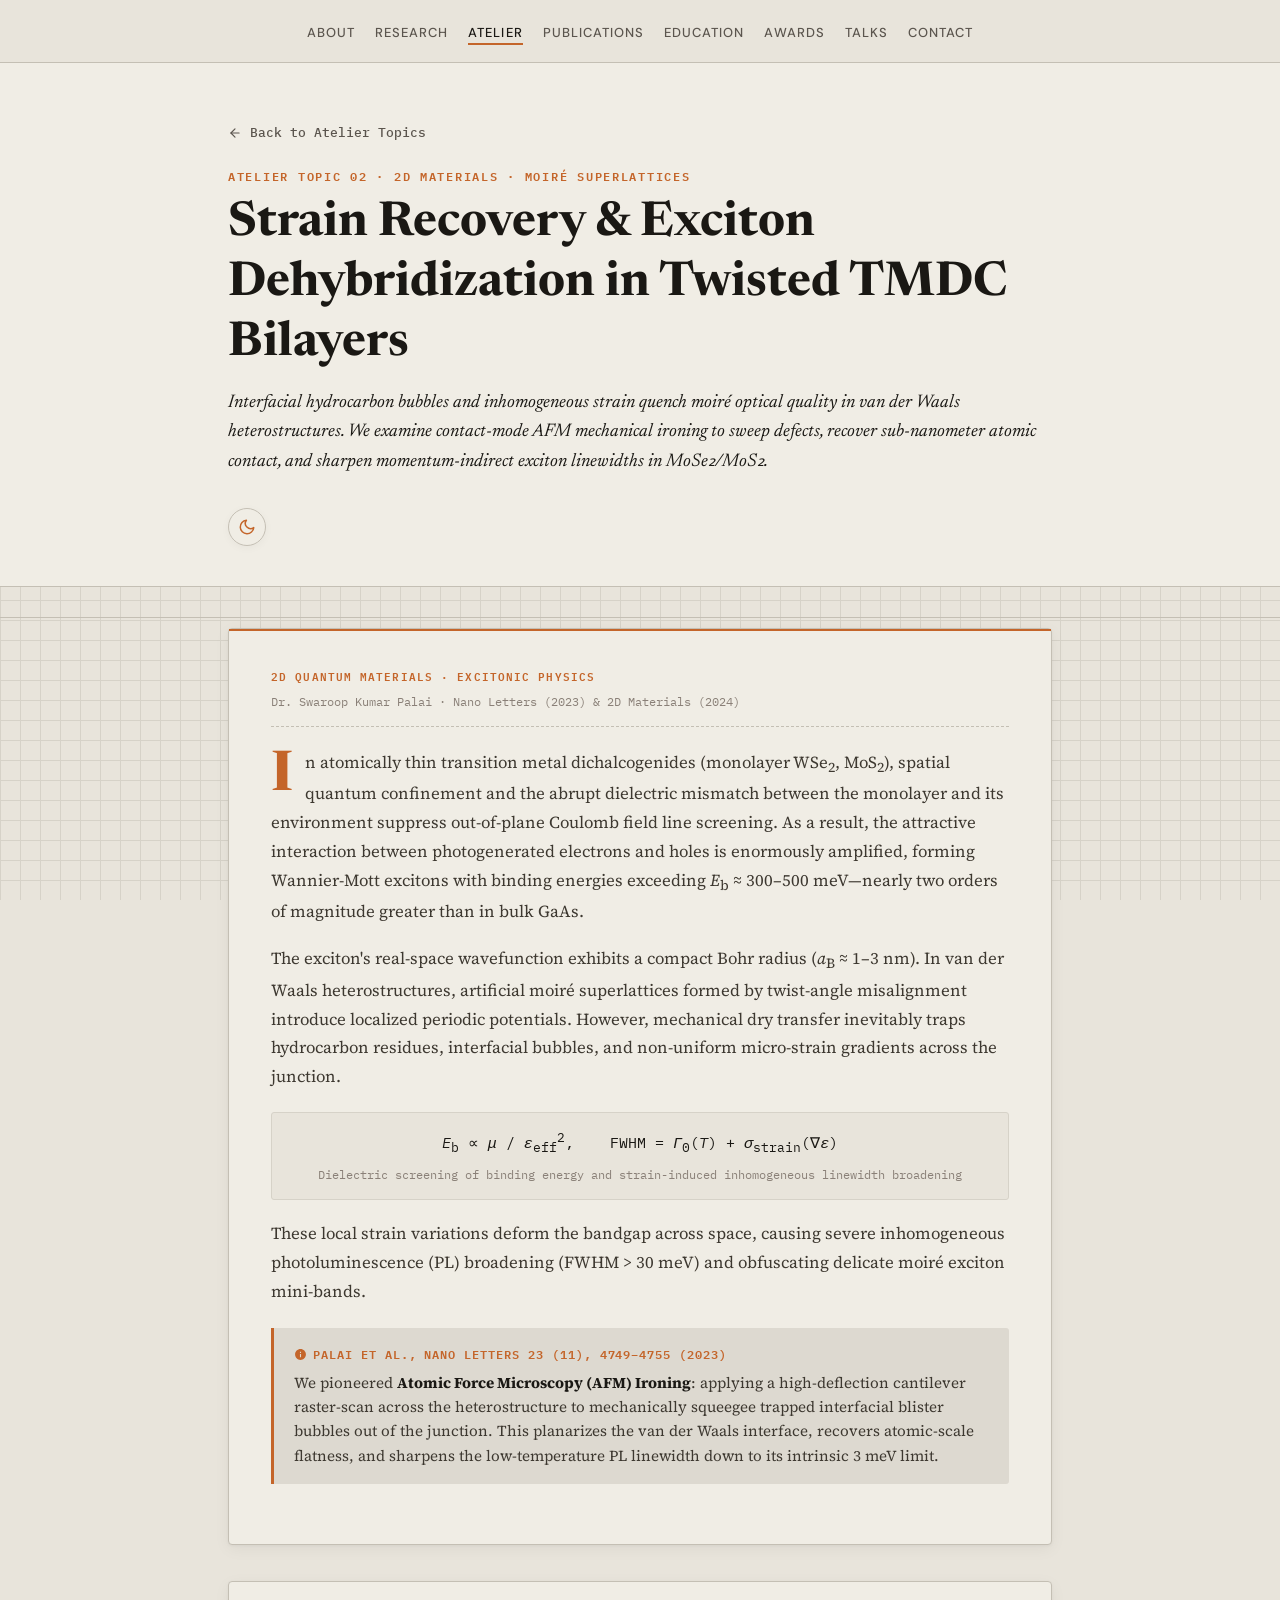
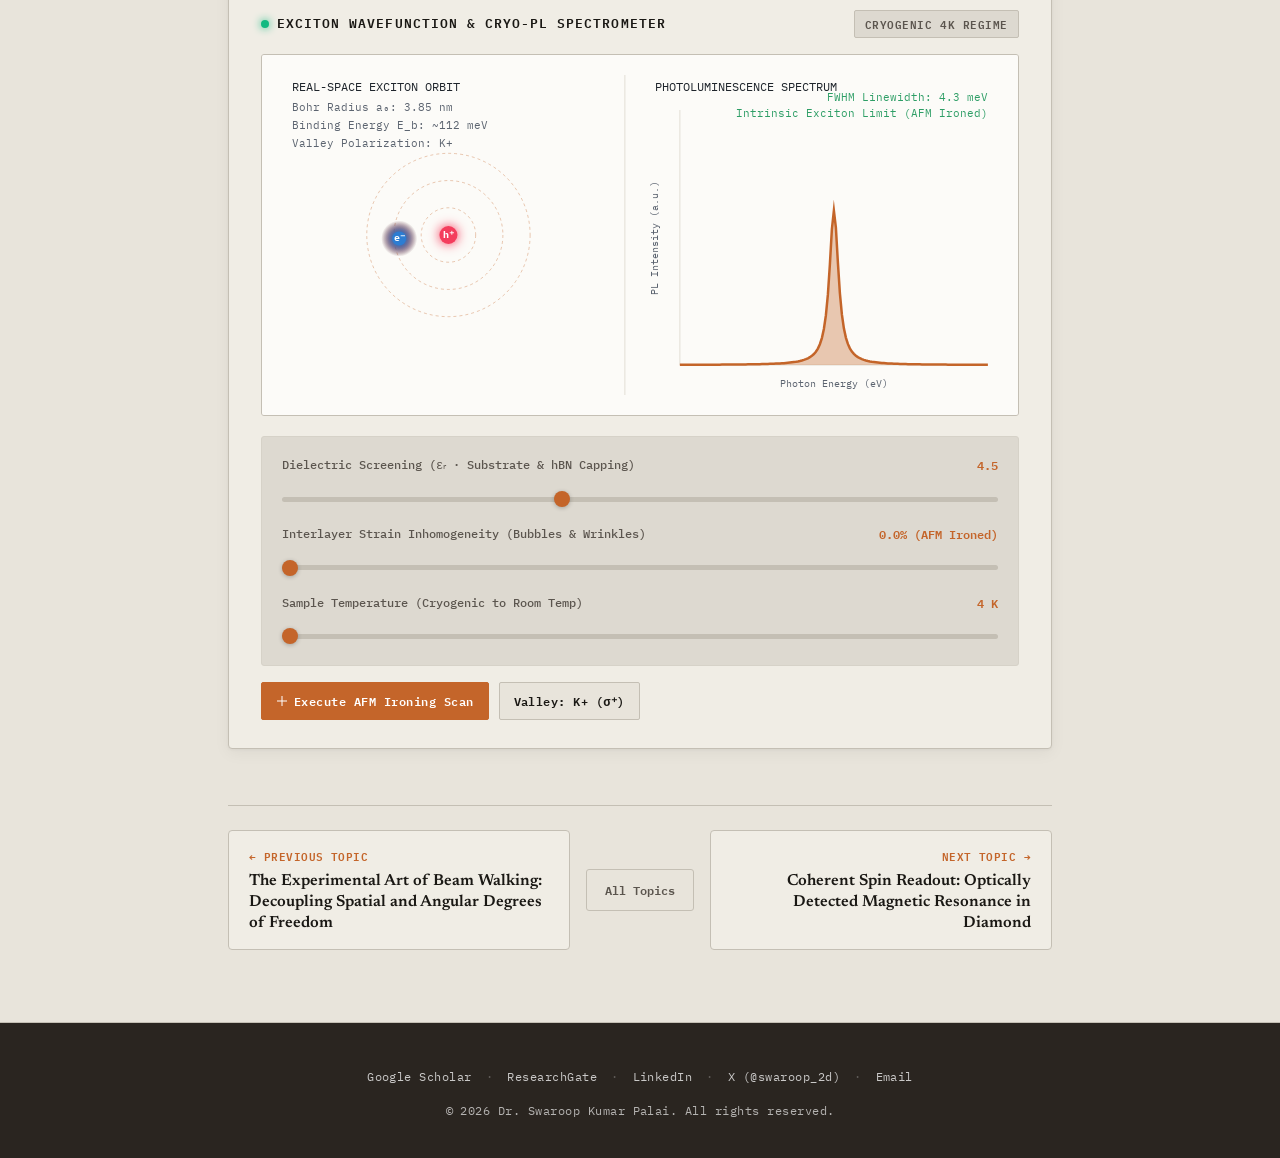
<file: atelier-2d-excitons.html>
<!DOCTYPE html>
<html lang="en">
<head>
    <meta charset="UTF-8">
    <meta name="viewport" content="width=device-width, initial-scale=1.0">
    <title>Strain Recovery & Exciton Dehybridization in Twisted TMDC Bilayers — Atelier — Dr. Swaroop Kumar Palai</title>
    <meta name="description" content="Interfacial hydrocarbon bubbles and inhomogeneous strain quench moiré optical quality in van der Waals heterostructures. We examine contact-mode AFM mechanical ironing to sweep defects, recover sub-nanometer atomic contact, and sharpen momentum-indirect exciton linewidths in MoSe₂/MoS₂.">
    <link rel="icon" type="image/png" sizes="128x128" href="swaroop-favicon.png?v=2">
    <link rel="icon" type="image/x-icon" href="favicon.ico?v=2">
    <link rel="shortcut icon" href="favicon.ico?v=2">
    <link rel="apple-touch-icon" href="swaroop-favicon.png?v=2">
    <link rel="preconnect" href="https://fonts.googleapis.com">
    <link rel="preconnect" href="https://fonts.gstatic.com" crossorigin>
    <link href="https://fonts.googleapis.com/css2?family=DM+Sans:ital,opsz,wght@0,9..40,400..700;1,9..40,400..700&family=IBM+Plex+Mono:ital,wght@0,400..600;1,400..600&family=Newsreader:ital,opsz,wght@0,6..72,400..800;1,6..72,400..800&family=Source+Serif+4:ital,opsz,wght@0,8..60,400..700;1,8..60,400..700&display=swap" rel="stylesheet">
    <link rel="stylesheet" href="style.css?v=20">
</head>
<body>

<a href="#labContent" class="skip-to-content">Skip to content</a>

<!-- ─── Navigation ─── -->
<nav id="navbar" aria-label="Main Navigation">
    <div class="nav-inner">
        <button class="nav-toggle" id="navToggle" aria-label="Toggle navigation menu" aria-expanded="false" aria-controls="navLinks">
            <span class="bar bar-1" aria-hidden="true"></span>
            <span class="bar bar-2" aria-hidden="true"></span>
            <span class="bar bar-3" aria-hidden="true"></span>
        </button>
        <ul class="nav-links" id="navLinks" role="menubar">
            <li role="none"><a href="index.html#about" role="menuitem">About</a></li>
            <li role="none"><a href="index.html#research" role="menuitem">Research</a></li>
            <li role="none"><a href="atelier.html" class="active" role="menuitem">Atelier</a></li>
            <li role="none"><a href="index.html#publications" role="menuitem">Publications</a></li>
            <li role="none"><a href="index.html#education" role="menuitem">Education</a></li>
            <li role="none"><a href="index.html#awards" role="menuitem">Awards</a></li>
            <li role="none"><a href="index.html#talks" role="menuitem">Talks</a></li>
            <li role="none"><a href="index.html#contact" role="menuitem">Contact</a></li>
        </ul>
    </div>
</nav>

<!-- ─── Header ─── -->
<header class="lab-page-header">
    <div class="container" style="max-width: 880px;">
        <div style="display: flex; justify-content: space-between; align-items: flex-start; gap: 20px; flex-wrap: wrap;">
            <div>
                <a href="atelier.html" class="lab-back-link">
                    <svg width="14" height="14" viewBox="0 0 24 24" fill="none" stroke="currentColor" stroke-width="2" stroke-linecap="round" stroke-linejoin="round"><line x1="19" y1="12" x2="5" y2="12"></line><polyline points="12 19 5 12 12 5"></polyline></svg>
                    <span>Back to Atelier Topics</span>
                </a>
                <p class="section-label" style="margin-top: 18px;">ATELIER TOPIC 02 &middot; 2D Materials · Moiré Superlattices</p>
                <h1 class="editorial-title" style="font-size: clamp(2.0rem, 4.8vw, 3.0rem); margin-bottom: 14px;">Strain Recovery & Exciton Dehybridization in Twisted TMDC Bilayers</h1>
                <p class="lab-lead-desc" style="max-width: 820px; margin-bottom: 0;">
                    Interfacial hydrocarbon bubbles and inhomogeneous strain quench moiré optical quality in van der Waals heterostructures. We examine contact-mode AFM mechanical ironing to sweep defects, recover sub-nanometer atomic contact, and sharpen momentum-indirect exciton linewidths in MoSe₂/MoS₂.
                </p>
            </div>
            <div class="hero-theme-badge" id="heroCard" role="button" tabindex="0" aria-label="Toggle Dark or Light theme" style="position: static; margin-top: 12px; cursor: pointer;">
                <span class="theme-badge-icon" id="heroThemeIcon"></span>
            </div>
        </div>
    </div>
</header>

<!-- ─── Main Content (Single Column Page) ─── -->
<main id="labContent" class="section" style="padding-top: 10px;">
    <div class="container" style="max-width: 880px;">
        <div class="editorial-single-column">

            <!-- Editorial Article -->
            <article class="editorial-article">
                    <div class="editorial-header" style="border-bottom: 1px dashed var(--border-subtle); padding-bottom: 14px; margin-bottom: 22px;">
                        <span class="editorial-topic-tag">2D Quantum Materials · Excitonic Physics</span>
                        <div class="editorial-meta" style="border-bottom: none; padding-bottom: 0; margin-bottom: 0;">Dr. Swaroop Kumar Palai · Nano Letters (2023) &amp; 2D Materials (2024)</div>
                    </div>
                    <div class="editorial-body">
                        <p class="editorial-dropcap">In atomically thin transition metal dichalcogenides (monolayer WSe<sub>2</sub>, MoS<sub>2</sub>), spatial quantum confinement and the abrupt dielectric mismatch between the monolayer and its environment suppress out-of-plane Coulomb field line screening. As a result, the attractive interaction between photogenerated electrons and holes is enormously amplified, forming Wannier-Mott excitons with binding energies exceeding <i>E</i><sub>b</sub> ≈ 300–500 meV—nearly two orders of magnitude greater than in bulk GaAs.</p>

                        <p>The exciton's real-space wavefunction exhibits a compact Bohr radius (<i>a</i><sub>B</sub> ≈ 1–3 nm). In van der Waals heterostructures, artificial moiré superlattices formed by twist-angle misalignment introduce localized periodic potentials. However, mechanical dry transfer inevitably traps hydrocarbon residues, interfacial bubbles, and non-uniform micro-strain gradients across the junction.</p>

                        <div class="editorial-formula">
                            <div class="formula-text"><i>E</i><sub>b</sub> ∝ <i>μ</i> / <i>ε</i><sub>eff</sub><sup>2</sup>, &nbsp;&nbsp; FWHM = <i>Γ</i><sub>0</sub>(<i>T</i>) + <i>σ</i><sub>strain</sub>(∇<i>ε</i>)</div>
                            <span class="editorial-formula-desc">Dielectric screening of binding energy and strain-induced inhomogeneous linewidth broadening</span>
                        </div>

                        <p>These local strain variations deform the bandgap across space, causing severe inhomogeneous photoluminescence (PL) broadening (FWHM &gt; 30 meV) and obfuscating delicate moiré exciton mini-bands.</p>

                        <div class="editorial-callout">
                            <div class="editorial-callout-title">
                                <svg width="13" height="13" viewBox="0 0 24 24" fill="currentColor"><path d="M12 2C6.48 2 2 6.48 2 12s4.48 10 10 10 10-4.48 10-10S17.52 2 12 2zm1 15h-2v-6h2v6zm0-8h-2V7h2v2z"/></svg>
                                Palai et al., Nano Letters 23 (11), 4749–4755 (2023)
                            </div>
                            <p>We pioneered <strong>Atomic Force Microscopy (AFM) Ironing</strong>: applying a high-deflection cantilever raster-scan across the heterostructure to mechanically squeegee trapped interfacial blister bubbles out of the junction. This planarizes the van der Waals interface, recovers atomic-scale flatness, and sharpens the low-temperature PL linewidth down to its intrinsic 3 meV limit.</p>
                        </div>
                    </div>
                </article>

            <!-- Full-Width Interactive Virtual Workbench -->
            <div class="interactive-bench">
                    <div class="bench-header">
                        <div class="bench-title">
                            <span class="bench-live-indicator"></span>
                            <span>Exciton Wavefunction &amp; Cryo-PL Spectrometer</span>
                        </div>
                        <div class="bench-status-badge">CRYOGENIC 4K REGIME</div>
                    </div>

                    <div class="bench-canvas-card">
                        <canvas id="excitonCanvas" width="600" height="360" role="img" aria-label="2D Exciton Orbit and Photoluminescence Spectrum"></canvas>
                    </div>

                    <div class="bench-controls">
                        <div class="control-row">
                            <div class="control-meta">
                                <label for="excitonEps" class="control-label">Dielectric Screening (εᵣ · Substrate &amp; hBN Capping)</label>
                                <span class="control-val" id="excitonEpsVal">4.5</span>
                            </div>
                            <input type="range" id="excitonEps" class="bench-slider" min="1.0" max="10.0" step="0.5" value="4.5">
                        </div>

                        <div class="control-row">
                            <div class="control-meta">
                                <label for="excitonStrain" class="control-label">Interlayer Strain Inhomogeneity (Bubbles &amp; Wrinkles)</label>
                                <span class="control-val" id="excitonStrainVal">0.0% (AFM Ironed)</span>
                            </div>
                            <input type="range" id="excitonStrain" class="bench-slider" min="0.0" max="1.0" step="0.02" value="0.0">
                        </div>

                        <div class="control-row">
                            <div class="control-meta">
                                <label for="excitonTemp" class="control-label">Sample Temperature (Cryogenic to Room Temp)</label>
                                <span class="control-val" id="excitonTempVal">4 K</span>
                            </div>
                            <input type="range" id="excitonTemp" class="bench-slider" min="4" max="300" step="4" value="4">
                        </div>
                    </div>

                    <div class="bench-actions">
                        <button type="button" class="bench-action-btn btn-accent" id="excitonIronBtn">
                            <svg width="12" height="12" viewBox="0 0 24 24" fill="none" stroke="currentColor" stroke-width="2"><path d="M12 2v20M2 12h20"/></svg>
                            Execute AFM Ironing Scan
                        </button>
                        <button type="button" class="bench-action-btn" id="excitonValleyToggle">
                            Valley: K+ (σ⁺)
                        </button>
                    </div>
                </div>

            <!-- Bottom Pagination Navigation -->
            <nav class="editorial-pagination" aria-label="Topic navigation">
                <a href="atelier-beam-walking.html" class="pagination-link prev">
                    <span class="pagination-direction">&larr; Previous Topic</span>
                    <span class="pagination-title">The Experimental Art of Beam Walking: Decoupling Spatial and Angular Degrees of Freedom</span>
                </a>
                <a href="atelier.html" class="pagination-hub-btn">
                    <span>All Topics</span>
                </a>
                <a href="atelier-nv-centers.html" class="pagination-link next">
                    <span class="pagination-direction">Next Topic &rarr;</span>
                    <span class="pagination-title">Coherent Spin Readout: Optically Detected Magnetic Resonance in Diamond</span>
                </a>
            </nav>

        </div>
    </div>
</main>

<!-- ─── Footer ─── -->
<footer class="footer">
    <div class="container">
        <div class="footer-socials">
            <a href="https://scholar.google.com/citations?user=A_FieckAAAAJ&hl=en" target="_blank" rel="noopener">Google Scholar</a>
            <span class="footer-sep">·</span>
            <a href="https://www.researchgate.net/profile/Swaroop-Palai?ev=hdr_xprf" target="_blank" rel="noopener">ResearchGate</a>
            <span class="footer-sep">·</span>
            <a href="https://www.linkedin.com/in/swarooppalai/" target="_blank" rel="noopener">LinkedIn</a>
            <span class="footer-sep">·</span>
            <a href="https://x.com/swaroop_2d" target="_blank" rel="noopener">X (@swaroop_2d)</a>
            <span class="footer-sep">·</span>
            <a href="mailto:palaiswaroop@gmail.com">Email</a>
        </div>
        <p>&copy; 2026 Dr. Swaroop Kumar Palai. All rights reserved.</p>
    </div>
</footer>

<script src="script.js?v=2"></script>
<script src="lab-simulations.js?v=2"></script>
</body>
</html>
</file>
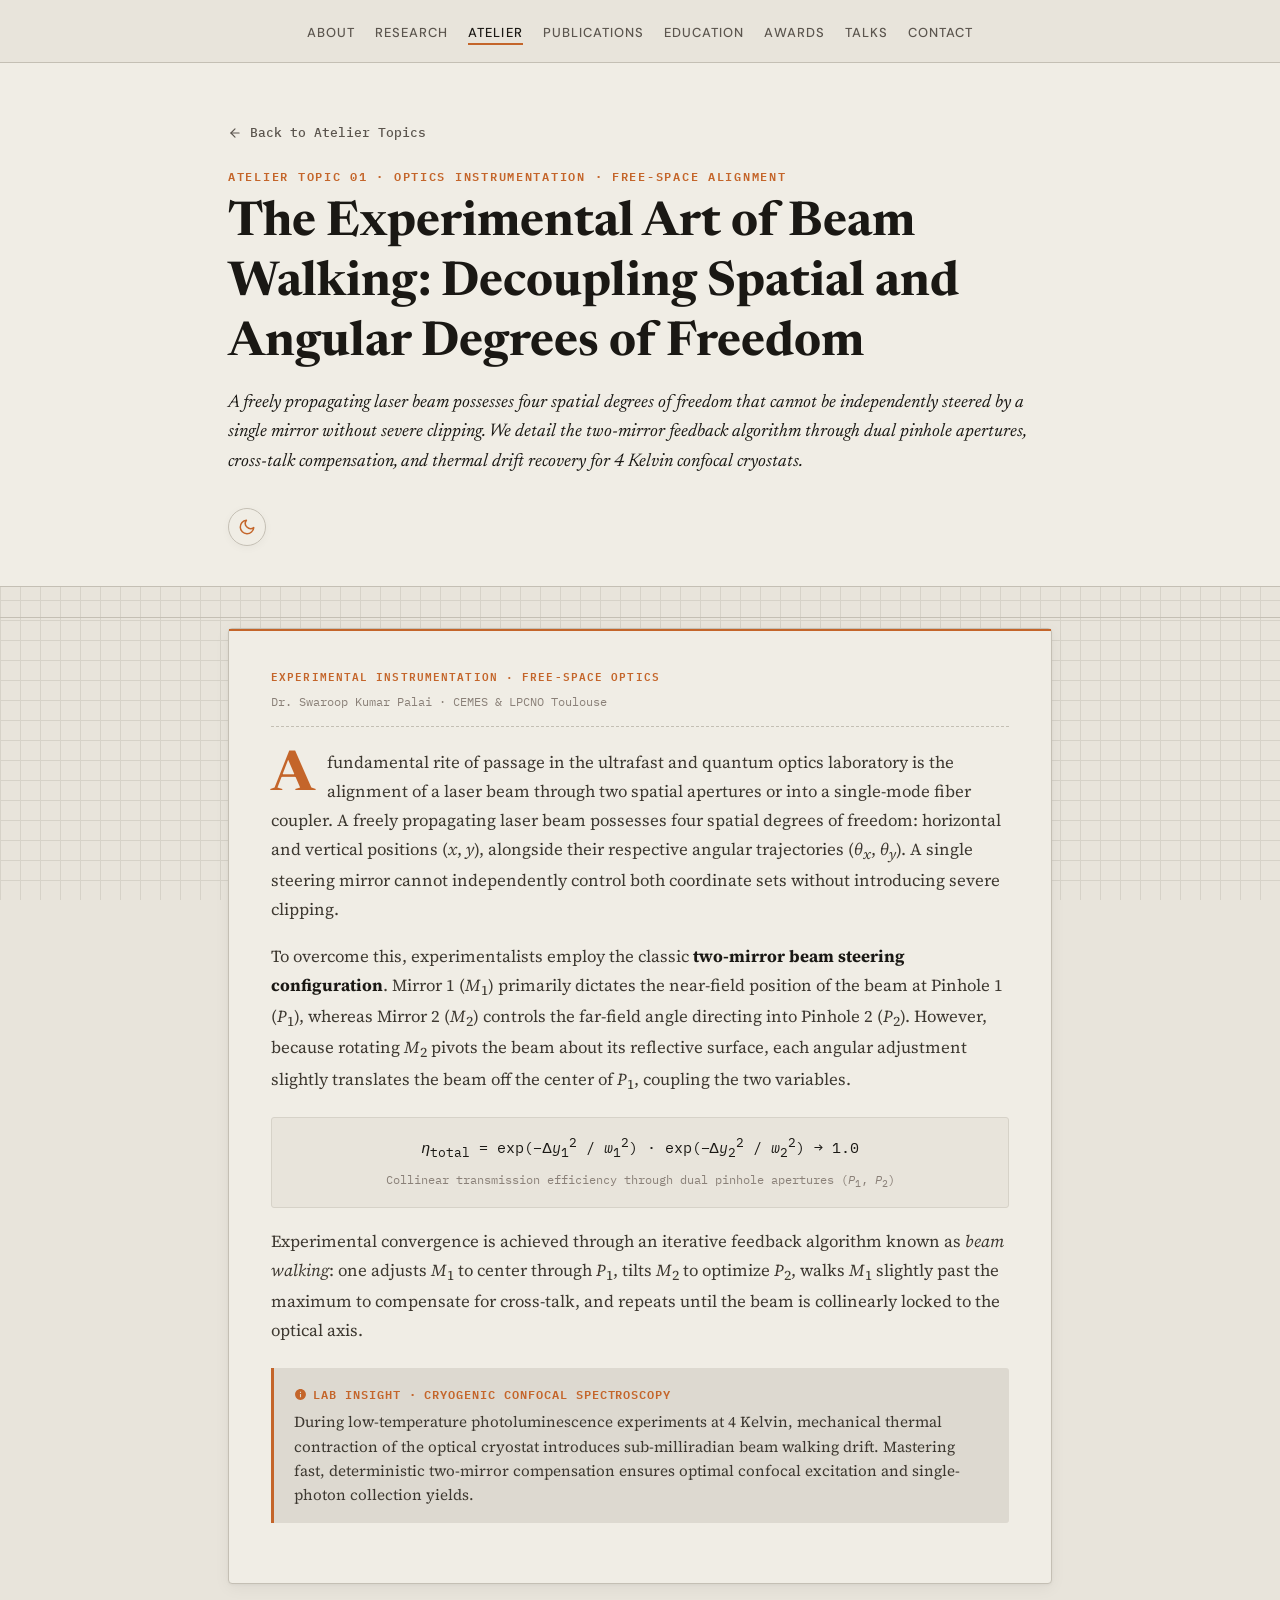
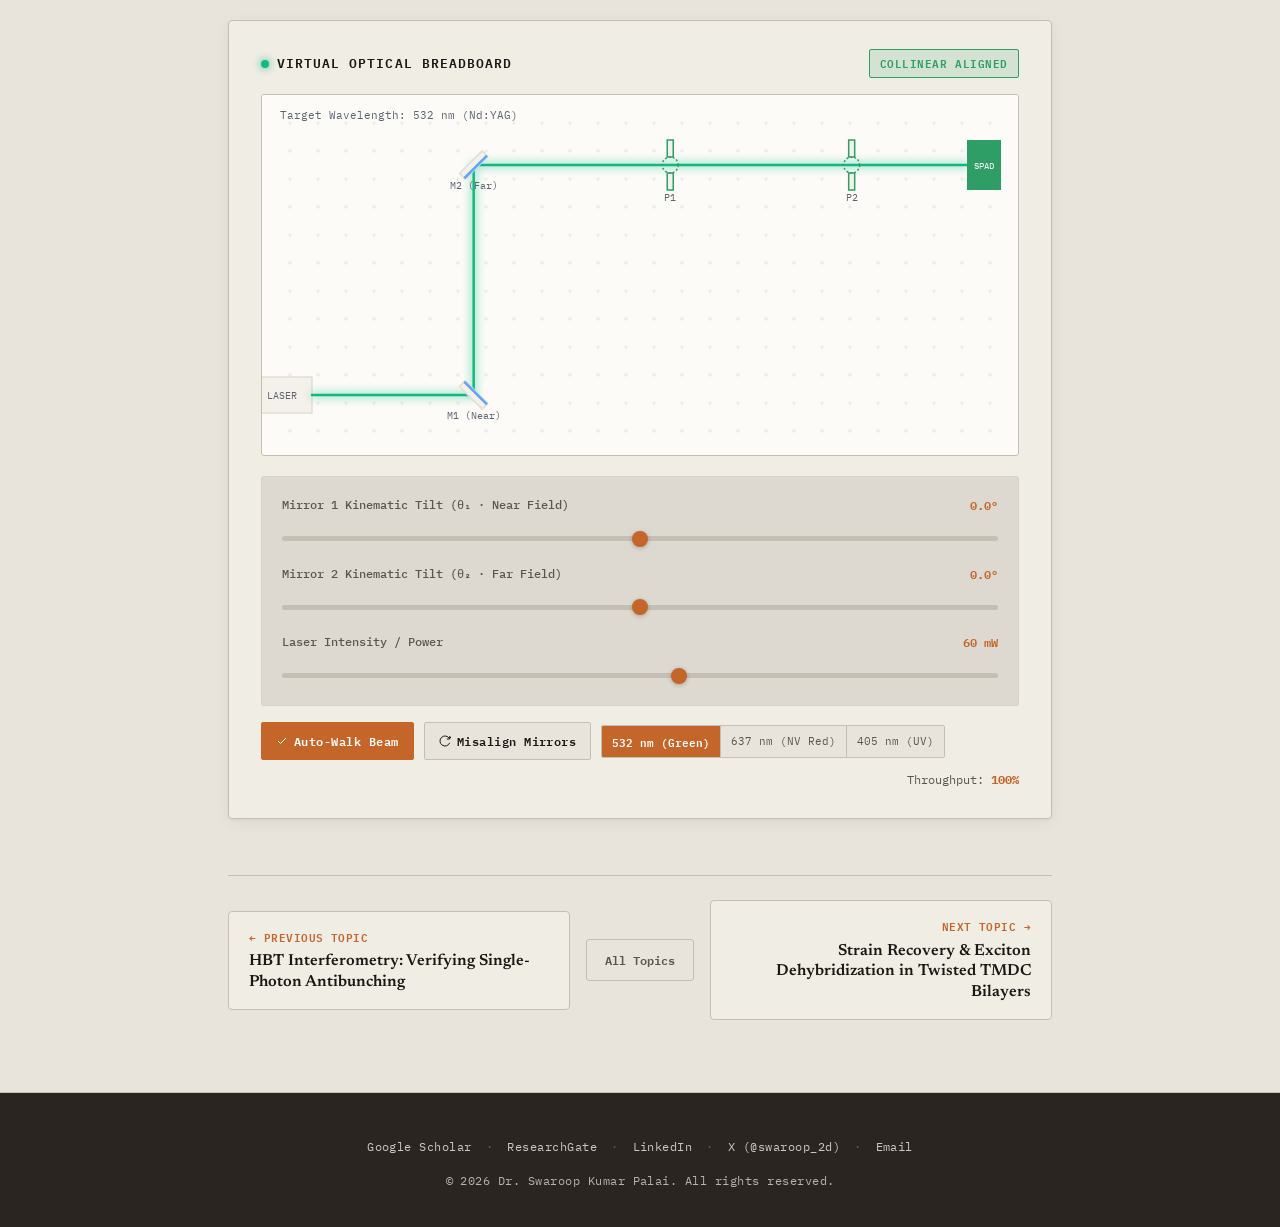
<file: atelier-beam-walking.html>
<!DOCTYPE html>
<html lang="en">
<head>
    <meta charset="UTF-8">
    <meta name="viewport" content="width=device-width, initial-scale=1.0">
    <title>The Experimental Art of Beam Walking: Decoupling Spatial and Angular Degrees of Freedom — Atelier — Dr. Swaroop Kumar Palai</title>
    <meta name="description" content="A freely propagating laser beam possesses four spatial degrees of freedom that cannot be independently steered by a single mirror without severe clipping. We detail the two-mirror feedback algorithm through dual pinhole apertures, cross-talk compensation, and thermal drift recovery for 4 Kelvin confocal cryostats.">
    <link rel="icon" type="image/png" sizes="128x128" href="swaroop-favicon.png?v=2">
    <link rel="icon" type="image/x-icon" href="favicon.ico?v=2">
    <link rel="shortcut icon" href="favicon.ico?v=2">
    <link rel="apple-touch-icon" href="swaroop-favicon.png?v=2">
    <link rel="preconnect" href="https://fonts.googleapis.com">
    <link rel="preconnect" href="https://fonts.gstatic.com" crossorigin>
    <link href="https://fonts.googleapis.com/css2?family=DM+Sans:ital,opsz,wght@0,9..40,400..700;1,9..40,400..700&family=IBM+Plex+Mono:ital,wght@0,400..600;1,400..600&family=Newsreader:ital,opsz,wght@0,6..72,400..800;1,6..72,400..800&family=Source+Serif+4:ital,opsz,wght@0,8..60,400..700;1,8..60,400..700&display=swap" rel="stylesheet">
    <link rel="stylesheet" href="style.css?v=20">
</head>
<body>

<a href="#labContent" class="skip-to-content">Skip to content</a>

<!-- ─── Navigation ─── -->
<nav id="navbar" aria-label="Main Navigation">
    <div class="nav-inner">
        <button class="nav-toggle" id="navToggle" aria-label="Toggle navigation menu" aria-expanded="false" aria-controls="navLinks">
            <span class="bar bar-1" aria-hidden="true"></span>
            <span class="bar bar-2" aria-hidden="true"></span>
            <span class="bar bar-3" aria-hidden="true"></span>
        </button>
        <ul class="nav-links" id="navLinks" role="menubar">
            <li role="none"><a href="index.html#about" role="menuitem">About</a></li>
            <li role="none"><a href="index.html#research" role="menuitem">Research</a></li>
            <li role="none"><a href="atelier.html" class="active" role="menuitem">Atelier</a></li>
            <li role="none"><a href="index.html#publications" role="menuitem">Publications</a></li>
            <li role="none"><a href="index.html#education" role="menuitem">Education</a></li>
            <li role="none"><a href="index.html#awards" role="menuitem">Awards</a></li>
            <li role="none"><a href="index.html#talks" role="menuitem">Talks</a></li>
            <li role="none"><a href="index.html#contact" role="menuitem">Contact</a></li>
        </ul>
    </div>
</nav>

<!-- ─── Header ─── -->
<header class="lab-page-header">
    <div class="container" style="max-width: 880px;">
        <div style="display: flex; justify-content: space-between; align-items: flex-start; gap: 20px; flex-wrap: wrap;">
            <div>
                <a href="atelier.html" class="lab-back-link">
                    <svg width="14" height="14" viewBox="0 0 24 24" fill="none" stroke="currentColor" stroke-width="2" stroke-linecap="round" stroke-linejoin="round"><line x1="19" y1="12" x2="5" y2="12"></line><polyline points="12 19 5 12 12 5"></polyline></svg>
                    <span>Back to Atelier Topics</span>
                </a>
                <p class="section-label" style="margin-top: 18px;">ATELIER TOPIC 01 &middot; Optics Instrumentation · Free-Space Alignment</p>
                <h1 class="editorial-title" style="font-size: clamp(2.0rem, 4.8vw, 3.0rem); margin-bottom: 14px;">The Experimental Art of Beam Walking: Decoupling Spatial and Angular Degrees of Freedom</h1>
                <p class="lab-lead-desc" style="max-width: 820px; margin-bottom: 0;">
                    A freely propagating laser beam possesses four spatial degrees of freedom that cannot be independently steered by a single mirror without severe clipping. We detail the two-mirror feedback algorithm through dual pinhole apertures, cross-talk compensation, and thermal drift recovery for 4 Kelvin confocal cryostats.
                </p>
            </div>
            <div class="hero-theme-badge" id="heroCard" role="button" tabindex="0" aria-label="Toggle Dark or Light theme" style="position: static; margin-top: 12px; cursor: pointer;">
                <span class="theme-badge-icon" id="heroThemeIcon"></span>
            </div>
        </div>
    </div>
</header>

<!-- ─── Main Content (Single Column Page) ─── -->
<main id="labContent" class="section" style="padding-top: 10px;">
    <div class="container" style="max-width: 880px;">
        <div class="editorial-single-column">

            <!-- Editorial Article -->
            <article class="editorial-article">
                    <div class="editorial-header" style="border-bottom: 1px dashed var(--border-subtle); padding-bottom: 14px; margin-bottom: 22px;">
                        <span class="editorial-topic-tag">Experimental Instrumentation · Free-Space Optics</span>
                        <div class="editorial-meta" style="border-bottom: none; padding-bottom: 0; margin-bottom: 0;">Dr. Swaroop Kumar Palai · CEMES &amp; LPCNO Toulouse</div>
                    </div>
                    <div class="editorial-body">
                        <p class="editorial-dropcap">A fundamental rite of passage in the ultrafast and quantum optics laboratory is the alignment of a laser beam through two spatial apertures or into a single-mode fiber coupler. A freely propagating laser beam possesses four spatial degrees of freedom: horizontal and vertical positions (<i>x</i>, <i>y</i>), alongside their respective angular trajectories (<i>θ<sub>x</sub></i>, <i>θ<sub>y</sub></i>). A single steering mirror cannot independently control both coordinate sets without introducing severe clipping.</p>
                        
                        <p>To overcome this, experimentalists employ the classic <strong>two-mirror beam steering configuration</strong>. Mirror 1 (<i>M</i><sub>1</sub>) primarily dictates the near-field position of the beam at Pinhole 1 (<i>P</i><sub>1</sub>), whereas Mirror 2 (<i>M</i><sub>2</sub>) controls the far-field angle directing into Pinhole 2 (<i>P</i><sub>2</sub>). However, because rotating <i>M</i><sub>2</sub> pivots the beam about its reflective surface, each angular adjustment slightly translates the beam off the center of <i>P</i><sub>1</sub>, coupling the two variables.</p>

                        <div class="editorial-formula">
                            <div class="formula-text"><i>η</i><sub>total</sub> = exp(−Δ<i>y</i><sub>1</sub><sup>2</sup> / <i>w</i><sub>1</sub><sup>2</sup>) · exp(−Δ<i>y</i><sub>2</sub><sup>2</sup> / <i>w</i><sub>2</sub><sup>2</sup>) → 1.0</div>
                            <span class="editorial-formula-desc">Collinear transmission efficiency through dual pinhole apertures (<i>P</i><sub>1</sub>, <i>P</i><sub>2</sub>)</span>
                        </div>

                        <p>Experimental convergence is achieved through an iterative feedback algorithm known as <em>beam walking</em>: one adjusts <i>M</i><sub>1</sub> to center through <i>P</i><sub>1</sub>, tilts <i>M</i><sub>2</sub> to optimize <i>P</i><sub>2</sub>, walks <i>M</i><sub>1</sub> slightly past the maximum to compensate for cross-talk, and repeats until the beam is collinearly locked to the optical axis.</p>

                        <div class="editorial-callout">
                            <div class="editorial-callout-title">
                                <svg width="13" height="13" viewBox="0 0 24 24" fill="currentColor"><path d="M12 2C6.48 2 2 6.48 2 12s4.48 10 10 10 10-4.48 10-10S17.52 2 12 2zm1 15h-2v-6h2v6zm0-8h-2V7h2v2z"/></svg>
                                Lab Insight · Cryogenic Confocal Spectroscopy
                            </div>
                            <p>During low-temperature photoluminescence experiments at 4 Kelvin, mechanical thermal contraction of the optical cryostat introduces sub-milliradian beam walking drift. Mastering fast, deterministic two-mirror compensation ensures optimal confocal excitation and single-photon collection yields.</p>
                        </div>
                    </div>
                </article>

            <!-- Full-Width Interactive Virtual Workbench -->
            <div class="interactive-bench">
                    <div class="bench-header">
                        <div class="bench-title">
                            <span class="bench-live-indicator"></span>
                            <span>Virtual Optical Breadboard</span>
                        </div>
                        <div class="bench-status-badge" id="benchStatus">COLLINEAR ALIGNED</div>
                    </div>

                    <div class="bench-canvas-card">
                        <canvas id="benchCanvas" width="600" height="360" role="img" aria-label="Interactive Optical Bench Ray Tracing Simulation"></canvas>
                    </div>

                    <div class="bench-controls">
                        <div class="control-row">
                            <div class="control-meta">
                                <label for="benchM1" class="control-label">Mirror 1 Kinematic Tilt (θ₁ · Near Field)</label>
                                <span class="control-val" id="benchM1Val">0.0°</span>
                            </div>
                            <input type="range" id="benchM1" class="bench-slider" min="-5.0" max="5.0" step="0.1" value="0.0">
                        </div>

                        <div class="control-row">
                            <div class="control-meta">
                                <label for="benchM2" class="control-label">Mirror 2 Kinematic Tilt (θ₂ · Far Field)</label>
                                <span class="control-val" id="benchM2Val">0.0°</span>
                            </div>
                            <input type="range" id="benchM2" class="bench-slider" min="-5.0" max="5.0" step="0.1" value="0.0">
                        </div>

                        <div class="control-row">
                            <div class="control-meta">
                                <label for="benchPower" class="control-label">Laser Intensity / Power</label>
                                <span class="control-val" id="benchPowerVal">60 mW</span>
                            </div>
                            <input type="range" id="benchPower" class="bench-slider" min="10" max="100" step="5" value="60">
                        </div>
                    </div>

                    <div class="bench-actions">
                        <button type="button" class="bench-action-btn btn-accent" id="benchAutoAlign">
                            <svg width="12" height="12" viewBox="0 0 24 24" fill="none" stroke="currentColor" stroke-width="2"><polyline points="20 6 9 17 4 12"></polyline></svg>
                            Auto-Walk Beam
                        </button>
                        <button type="button" class="bench-action-btn" id="benchMisalign">
                            <svg width="12" height="12" viewBox="0 0 24 24" fill="none" stroke="currentColor" stroke-width="2"><path d="M21.5 2v6h-6M21.34 15.57a10 10 0 1 1-.57-8.38l5.67-5.67"/></svg>
                            Misalign Mirrors
                        </button>
                        <div class="bench-btn-group" role="group" aria-label="Laser Wavelength">
                            <button type="button" class="bench-wl-btn active" data-wl="green">532 nm (Green)</button>
                            <button type="button" class="bench-wl-btn" data-wl="red">637 nm (NV Red)</button>
                            <button type="button" class="bench-wl-btn" data-wl="violet">405 nm (UV)</button>
                        </div>
                        <div style="margin-left: auto; font-family: var(--font-mono); font-size: 0.75rem; color: var(--text-secondary);">
                            Throughput: <strong id="benchThroughput" style="color: var(--accent);">100%</strong>
                        </div>
                    </div>
                </div>

            <!-- Bottom Pagination Navigation -->
            <nav class="editorial-pagination" aria-label="Topic navigation">
                <a href="atelier-single-photons.html" class="pagination-link prev">
                    <span class="pagination-direction">&larr; Previous Topic</span>
                    <span class="pagination-title">HBT Interferometry: Verifying Single-Photon Antibunching</span>
                </a>
                <a href="atelier.html" class="pagination-hub-btn">
                    <span>All Topics</span>
                </a>
                <a href="atelier-2d-excitons.html" class="pagination-link next">
                    <span class="pagination-direction">Next Topic &rarr;</span>
                    <span class="pagination-title">Strain Recovery & Exciton Dehybridization in Twisted TMDC Bilayers</span>
                </a>
            </nav>

        </div>
    </div>
</main>

<!-- ─── Footer ─── -->
<footer class="footer">
    <div class="container">
        <div class="footer-socials">
            <a href="https://scholar.google.com/citations?user=A_FieckAAAAJ&hl=en" target="_blank" rel="noopener">Google Scholar</a>
            <span class="footer-sep">·</span>
            <a href="https://www.researchgate.net/profile/Swaroop-Palai?ev=hdr_xprf" target="_blank" rel="noopener">ResearchGate</a>
            <span class="footer-sep">·</span>
            <a href="https://www.linkedin.com/in/swarooppalai/" target="_blank" rel="noopener">LinkedIn</a>
            <span class="footer-sep">·</span>
            <a href="https://x.com/swaroop_2d" target="_blank" rel="noopener">X (@swaroop_2d)</a>
            <span class="footer-sep">·</span>
            <a href="mailto:palaiswaroop@gmail.com">Email</a>
        </div>
        <p>&copy; 2026 Dr. Swaroop Kumar Palai. All rights reserved.</p>
    </div>
</footer>

<script src="script.js?v=2"></script>
<script src="lab-simulations.js?v=2"></script>
</body>
</html>
</file>
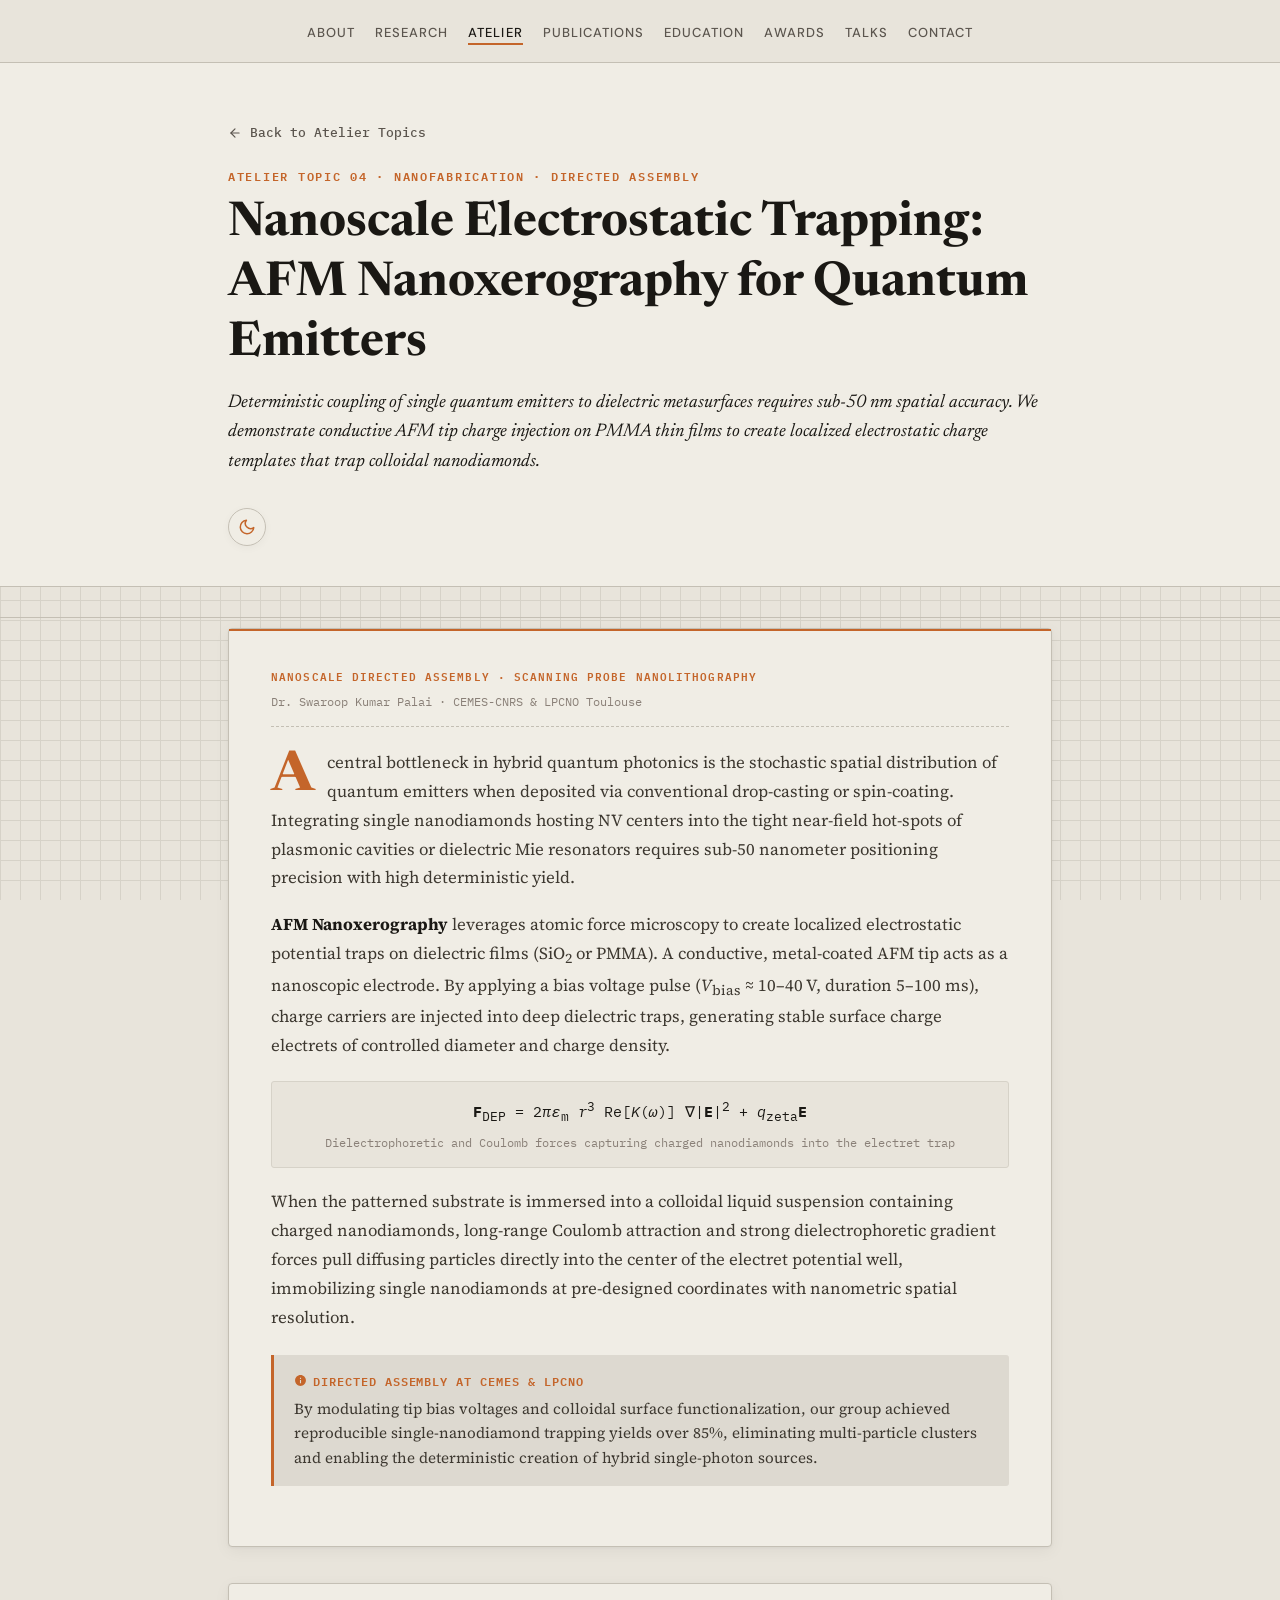
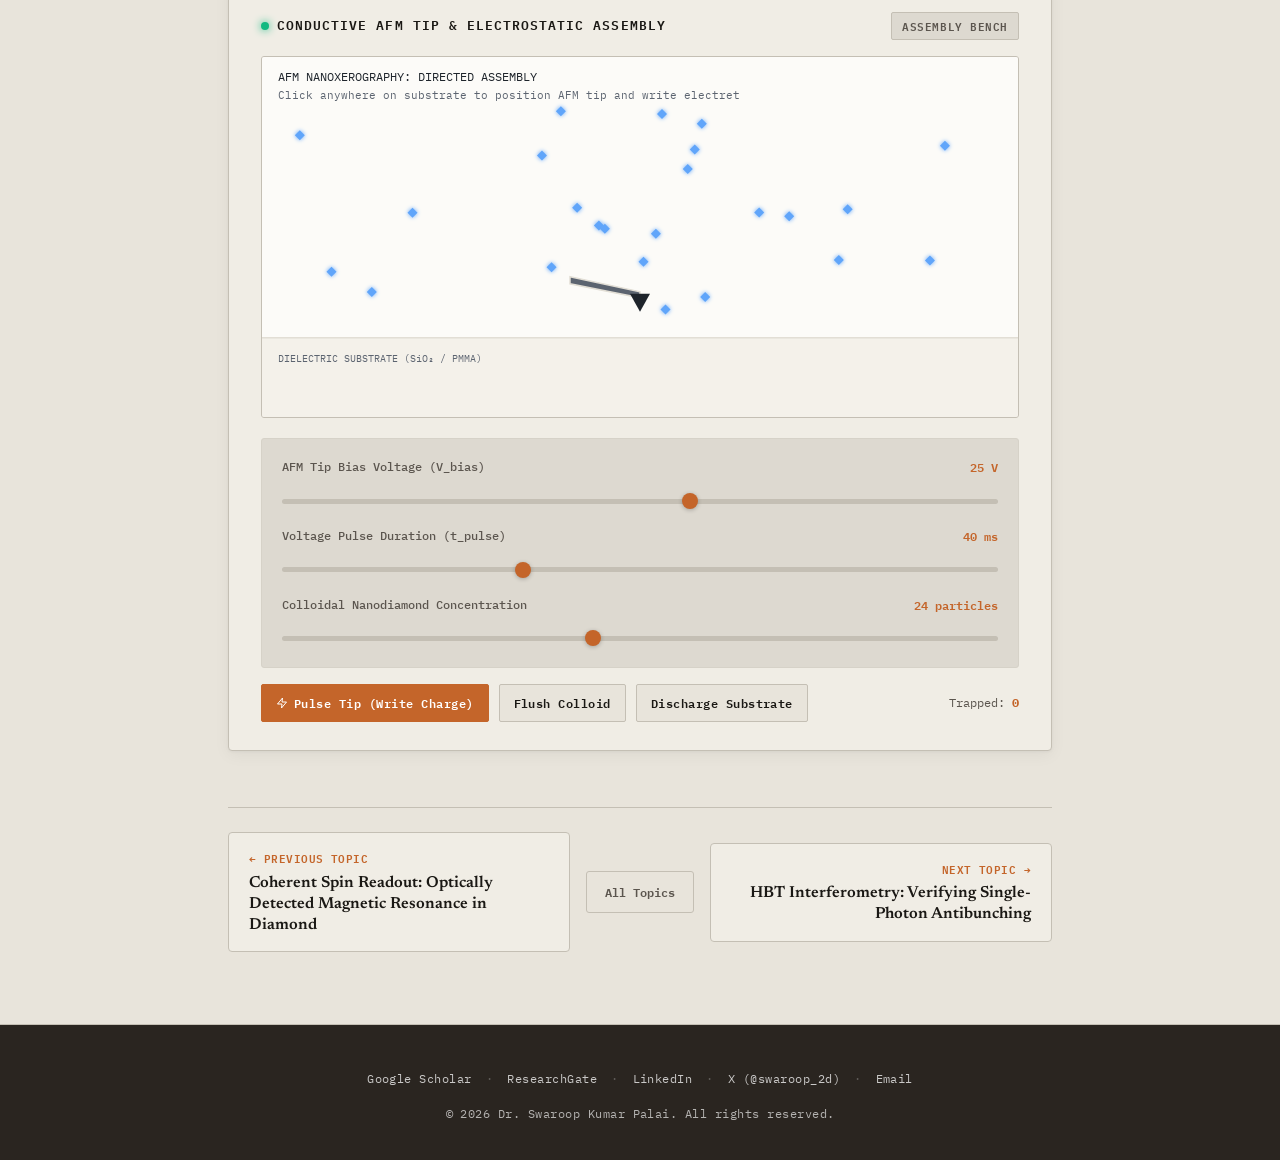
<file: atelier-nanoxerography.html>
<!DOCTYPE html>
<html lang="en">
<head>
    <meta charset="UTF-8">
    <meta name="viewport" content="width=device-width, initial-scale=1.0">
    <title>Nanoscale Electrostatic Trapping: AFM Nanoxerography for Quantum Emitters — Atelier — Dr. Swaroop Kumar Palai</title>
    <meta name="description" content="Deterministic coupling of single quantum emitters to dielectric metasurfaces requires sub-50 nm spatial accuracy. We demonstrate conductive AFM tip charge injection on PMMA thin films to create localized electrostatic charge templates that trap colloidal nanodiamonds.">
    <link rel="icon" type="image/png" sizes="128x128" href="swaroop-favicon.png?v=2">
    <link rel="icon" type="image/x-icon" href="favicon.ico?v=2">
    <link rel="shortcut icon" href="favicon.ico?v=2">
    <link rel="apple-touch-icon" href="swaroop-favicon.png?v=2">
    <link rel="preconnect" href="https://fonts.googleapis.com">
    <link rel="preconnect" href="https://fonts.gstatic.com" crossorigin>
    <link href="https://fonts.googleapis.com/css2?family=DM+Sans:ital,opsz,wght@0,9..40,400..700;1,9..40,400..700&family=IBM+Plex+Mono:ital,wght@0,400..600;1,400..600&family=Newsreader:ital,opsz,wght@0,6..72,400..800;1,6..72,400..800&family=Source+Serif+4:ital,opsz,wght@0,8..60,400..700;1,8..60,400..700&display=swap" rel="stylesheet">
    <link rel="stylesheet" href="style.css?v=20">
</head>
<body>

<a href="#labContent" class="skip-to-content">Skip to content</a>

<!-- ─── Navigation ─── -->
<nav id="navbar" aria-label="Main Navigation">
    <div class="nav-inner">
        <button class="nav-toggle" id="navToggle" aria-label="Toggle navigation menu" aria-expanded="false" aria-controls="navLinks">
            <span class="bar bar-1" aria-hidden="true"></span>
            <span class="bar bar-2" aria-hidden="true"></span>
            <span class="bar bar-3" aria-hidden="true"></span>
        </button>
        <ul class="nav-links" id="navLinks" role="menubar">
            <li role="none"><a href="index.html#about" role="menuitem">About</a></li>
            <li role="none"><a href="index.html#research" role="menuitem">Research</a></li>
            <li role="none"><a href="atelier.html" class="active" role="menuitem">Atelier</a></li>
            <li role="none"><a href="index.html#publications" role="menuitem">Publications</a></li>
            <li role="none"><a href="index.html#education" role="menuitem">Education</a></li>
            <li role="none"><a href="index.html#awards" role="menuitem">Awards</a></li>
            <li role="none"><a href="index.html#talks" role="menuitem">Talks</a></li>
            <li role="none"><a href="index.html#contact" role="menuitem">Contact</a></li>
        </ul>
    </div>
</nav>

<!-- ─── Header ─── -->
<header class="lab-page-header">
    <div class="container" style="max-width: 880px;">
        <div style="display: flex; justify-content: space-between; align-items: flex-start; gap: 20px; flex-wrap: wrap;">
            <div>
                <a href="atelier.html" class="lab-back-link">
                    <svg width="14" height="14" viewBox="0 0 24 24" fill="none" stroke="currentColor" stroke-width="2" stroke-linecap="round" stroke-linejoin="round"><line x1="19" y1="12" x2="5" y2="12"></line><polyline points="12 19 5 12 12 5"></polyline></svg>
                    <span>Back to Atelier Topics</span>
                </a>
                <p class="section-label" style="margin-top: 18px;">ATELIER TOPIC 04 &middot; Nanofabrication · Directed Assembly</p>
                <h1 class="editorial-title" style="font-size: clamp(2.0rem, 4.8vw, 3.0rem); margin-bottom: 14px;">Nanoscale Electrostatic Trapping: AFM Nanoxerography for Quantum Emitters</h1>
                <p class="lab-lead-desc" style="max-width: 820px; margin-bottom: 0;">
                    Deterministic coupling of single quantum emitters to dielectric metasurfaces requires sub-50 nm spatial accuracy. We demonstrate conductive AFM tip charge injection on PMMA thin films to create localized electrostatic charge templates that trap colloidal nanodiamonds.
                </p>
            </div>
            <div class="hero-theme-badge" id="heroCard" role="button" tabindex="0" aria-label="Toggle Dark or Light theme" style="position: static; margin-top: 12px; cursor: pointer;">
                <span class="theme-badge-icon" id="heroThemeIcon"></span>
            </div>
        </div>
    </div>
</header>

<!-- ─── Main Content (Single Column Page) ─── -->
<main id="labContent" class="section" style="padding-top: 10px;">
    <div class="container" style="max-width: 880px;">
        <div class="editorial-single-column">

            <!-- Editorial Article -->
            <article class="editorial-article">
                    <div class="editorial-header" style="border-bottom: 1px dashed var(--border-subtle); padding-bottom: 14px; margin-bottom: 22px;">
                        <span class="editorial-topic-tag">Nanoscale Directed Assembly · Scanning Probe Nanolithography</span>
                        <div class="editorial-meta" style="border-bottom: none; padding-bottom: 0; margin-bottom: 0;">Dr. Swaroop Kumar Palai · CEMES-CNRS &amp; LPCNO Toulouse</div>
                    </div>
                    <div class="editorial-body">
                        <p class="editorial-dropcap">A central bottleneck in hybrid quantum photonics is the stochastic spatial distribution of quantum emitters when deposited via conventional drop-casting or spin-coating. Integrating single nanodiamonds hosting NV centers into the tight near-field hot-spots of plasmonic cavities or dielectric Mie resonators requires sub-50 nanometer positioning precision with high deterministic yield.</p>

                        <p><strong>AFM Nanoxerography</strong> leverages atomic force microscopy to create localized electrostatic potential traps on dielectric films (SiO<sub>2</sub> or PMMA). A conductive, metal-coated AFM tip acts as a nanoscopic electrode. By applying a bias voltage pulse (<i>V</i><sub>bias</sub> ≈ 10–40 V, duration 5–100 ms), charge carriers are injected into deep dielectric traps, generating stable surface charge electrets of controlled diameter and charge density.</p>

                        <div class="editorial-formula">
                            <div class="formula-text"><b>F</b><sub>DEP</sub> = 2<i>π</i><i>ε</i><sub>m</sub> <i>r</i><sup>3</sup> Re[<i>K</i>(<i>ω</i>)] ∇|<b>E</b>|<sup>2</sup> + <i>q</i><sub>zeta</sub><b>E</b></div>
                            <span class="editorial-formula-desc">Dielectrophoretic and Coulomb forces capturing charged nanodiamonds into the electret trap</span>
                        </div>

                        <p>When the patterned substrate is immersed into a colloidal liquid suspension containing charged nanodiamonds, long-range Coulomb attraction and strong dielectrophoretic gradient forces pull diffusing particles directly into the center of the electret potential well, immobilizing single nanodiamonds at pre-designed coordinates with nanometric spatial resolution.</p>

                        <div class="editorial-callout">
                            <div class="editorial-callout-title">
                                <svg width="13" height="13" viewBox="0 0 24 24" fill="currentColor"><path d="M12 2C6.48 2 2 6.48 2 12s4.48 10 10 10 10-4.48 10-10S17.52 2 12 2zm1 15h-2v-6h2v6zm0-8h-2V7h2v2z"/></svg>
                                Directed Assembly at CEMES &amp; LPCNO
                            </div>
                            <p>By modulating tip bias voltages and colloidal surface functionalization, our group achieved reproducible single-nanodiamond trapping yields over 85%, eliminating multi-particle clusters and enabling the deterministic creation of hybrid single-photon sources.</p>
                        </div>
                    </div>
                </article>

            <!-- Full-Width Interactive Virtual Workbench -->
            <div class="interactive-bench">
                    <div class="bench-header">
                        <div class="bench-title">
                            <span class="bench-live-indicator"></span>
                            <span>Conductive AFM Tip &amp; Electrostatic Assembly</span>
                        </div>
                        <div class="bench-status-badge">ASSEMBLY BENCH</div>
                    </div>

                    <div class="bench-canvas-card">
                        <canvas id="nanoCanvas" width="600" height="360" role="img" aria-label="AFM Nanoxerography Cantilever and Electrostatic Nanodiamond Trapping"></canvas>
                    </div>

                    <div class="bench-controls">
                        <div class="control-row">
                            <div class="control-meta">
                                <label for="nanoBias" class="control-label">AFM Tip Bias Voltage (V_bias)</label>
                                <span class="control-val" id="nanoBiasVal">25 V</span>
                            </div>
                            <input type="range" id="nanoBias" class="bench-slider" min="5" max="40" step="1" value="25">
                        </div>

                        <div class="control-row">
                            <div class="control-meta">
                                <label for="nanoPulse" class="control-label">Voltage Pulse Duration (t_pulse)</label>
                                <span class="control-val" id="nanoPulseVal">40 ms</span>
                            </div>
                            <input type="range" id="nanoPulse" class="bench-slider" min="10" max="100" step="5" value="40">
                        </div>

                        <div class="control-row">
                            <div class="control-meta">
                                <label for="nanoConc" class="control-label">Colloidal Nanodiamond Concentration</label>
                                <span class="control-val" id="nanoConcVal">24 particles</span>
                            </div>
                            <input type="range" id="nanoConc" class="bench-slider" min="8" max="45" step="1" value="24">
                        </div>
                    </div>

                    <div class="bench-actions">
                        <button type="button" class="bench-action-btn btn-accent" id="nanoPulseBtn">
                            <svg width="12" height="12" viewBox="0 0 24 24" fill="none" stroke="currentColor" stroke-width="2"><polygon points="13 2 3 14 12 14 11 22 21 10 12 10 13 2"></polygon></svg>
                            Pulse Tip (Write Charge)
                        </button>
                        <button type="button" class="bench-action-btn" id="nanoFlushBtn">
                            Flush Colloid
                        </button>
                        <button type="button" class="bench-action-btn" id="nanoClearBtn">
                            Discharge Substrate
                        </button>
                        <div style="margin-left: auto; font-family: var(--font-mono); font-size: 0.75rem; color: var(--text-secondary);">
                            Trapped: <strong id="nanoTrapped" style="color: var(--accent);">0</strong>
                        </div>
                    </div>
                </div>

            <!-- Bottom Pagination Navigation -->
            <nav class="editorial-pagination" aria-label="Topic navigation">
                <a href="atelier-nv-centers.html" class="pagination-link prev">
                    <span class="pagination-direction">&larr; Previous Topic</span>
                    <span class="pagination-title">Coherent Spin Readout: Optically Detected Magnetic Resonance in Diamond</span>
                </a>
                <a href="atelier.html" class="pagination-hub-btn">
                    <span>All Topics</span>
                </a>
                <a href="atelier-single-photons.html" class="pagination-link next">
                    <span class="pagination-direction">Next Topic &rarr;</span>
                    <span class="pagination-title">HBT Interferometry: Verifying Single-Photon Antibunching</span>
                </a>
            </nav>

        </div>
    </div>
</main>

<!-- ─── Footer ─── -->
<footer class="footer">
    <div class="container">
        <div class="footer-socials">
            <a href="https://scholar.google.com/citations?user=A_FieckAAAAJ&hl=en" target="_blank" rel="noopener">Google Scholar</a>
            <span class="footer-sep">·</span>
            <a href="https://www.researchgate.net/profile/Swaroop-Palai?ev=hdr_xprf" target="_blank" rel="noopener">ResearchGate</a>
            <span class="footer-sep">·</span>
            <a href="https://www.linkedin.com/in/swarooppalai/" target="_blank" rel="noopener">LinkedIn</a>
            <span class="footer-sep">·</span>
            <a href="https://x.com/swaroop_2d" target="_blank" rel="noopener">X (@swaroop_2d)</a>
            <span class="footer-sep">·</span>
            <a href="mailto:palaiswaroop@gmail.com">Email</a>
        </div>
        <p>&copy; 2026 Dr. Swaroop Kumar Palai. All rights reserved.</p>
    </div>
</footer>

<script src="script.js?v=2"></script>
<script src="lab-simulations.js?v=2"></script>
</body>
</html>
</file>
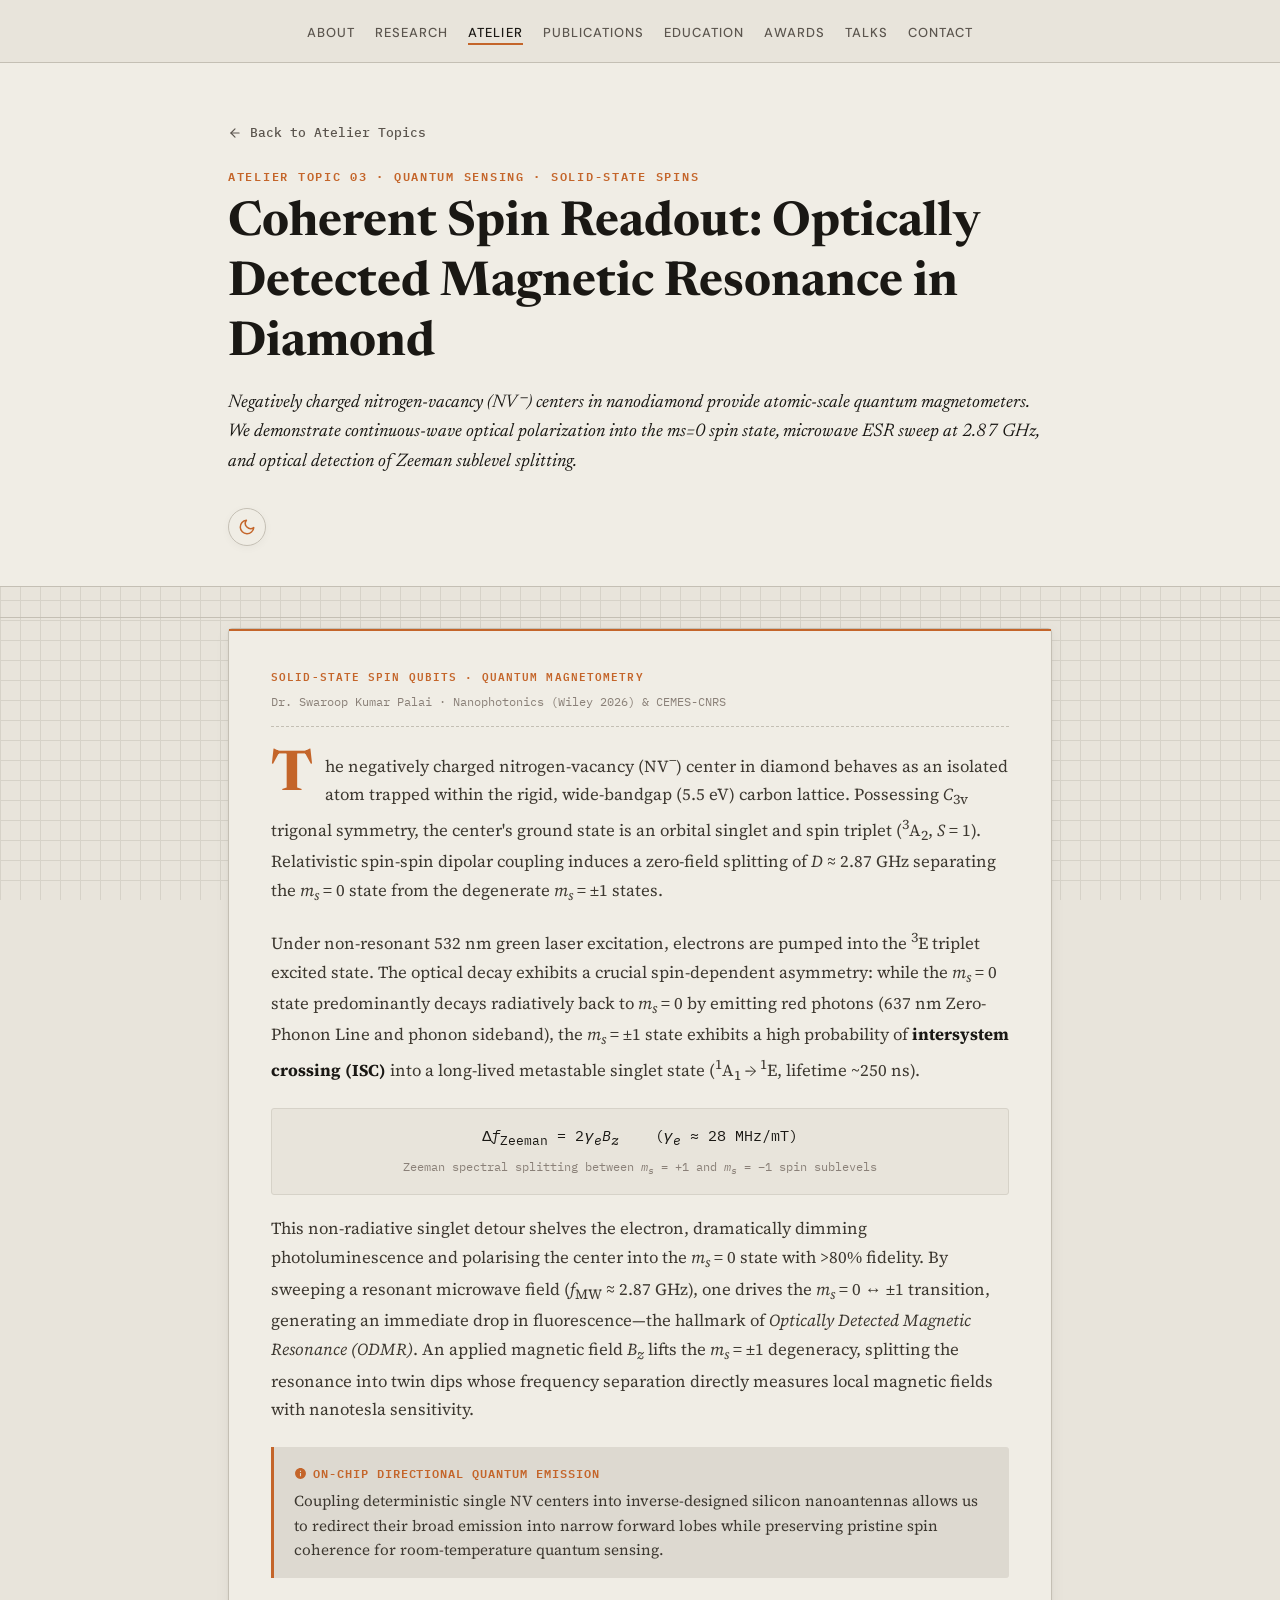
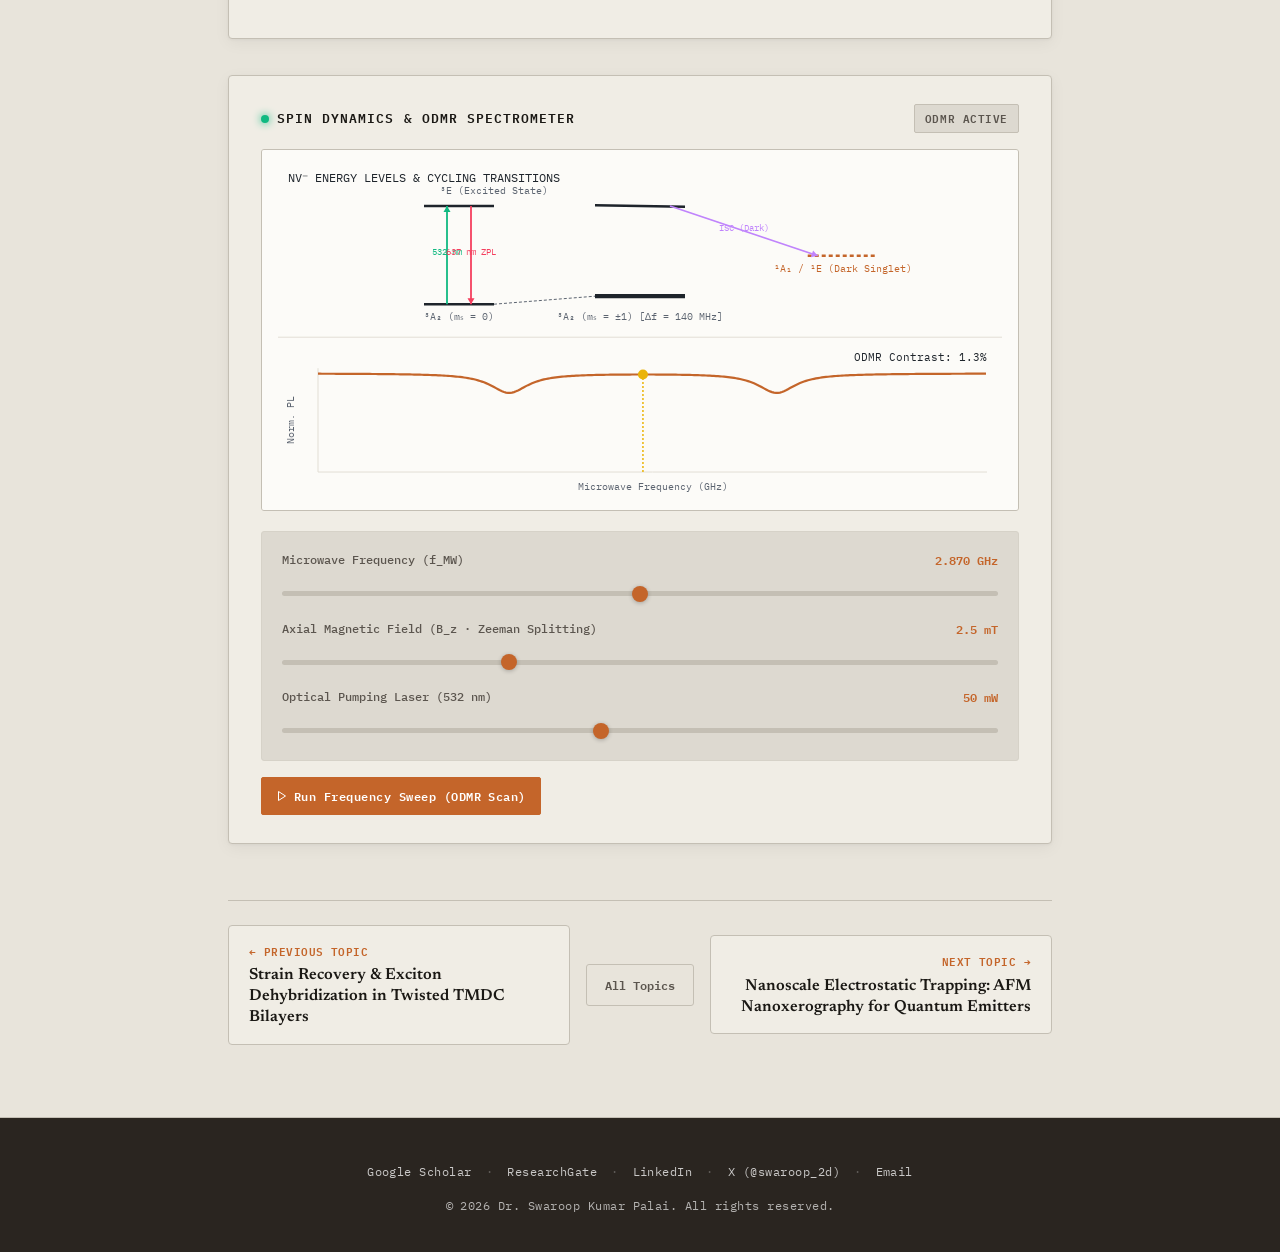
<file: atelier-nv-centers.html>
<!DOCTYPE html>
<html lang="en">
<head>
    <meta charset="UTF-8">
    <meta name="viewport" content="width=device-width, initial-scale=1.0">
    <title>Coherent Spin Readout: Optically Detected Magnetic Resonance in Diamond — Atelier — Dr. Swaroop Kumar Palai</title>
    <meta name="description" content="Negatively charged nitrogen-vacancy (NV⁻) centers in nanodiamond provide atomic-scale quantum magnetometers. We demonstrate continuous-wave optical polarization into the ms=0 spin state, microwave ESR sweep at 2.87 GHz, and optical detection of Zeeman sublevel splitting.">
    <link rel="icon" type="image/png" sizes="128x128" href="swaroop-favicon.png?v=2">
    <link rel="icon" type="image/x-icon" href="favicon.ico?v=2">
    <link rel="shortcut icon" href="favicon.ico?v=2">
    <link rel="apple-touch-icon" href="swaroop-favicon.png?v=2">
    <link rel="preconnect" href="https://fonts.googleapis.com">
    <link rel="preconnect" href="https://fonts.gstatic.com" crossorigin>
    <link href="https://fonts.googleapis.com/css2?family=DM+Sans:ital,opsz,wght@0,9..40,400..700;1,9..40,400..700&family=IBM+Plex+Mono:ital,wght@0,400..600;1,400..600&family=Newsreader:ital,opsz,wght@0,6..72,400..800;1,6..72,400..800&family=Source+Serif+4:ital,opsz,wght@0,8..60,400..700;1,8..60,400..700&display=swap" rel="stylesheet">
    <link rel="stylesheet" href="style.css?v=20">
</head>
<body>

<a href="#labContent" class="skip-to-content">Skip to content</a>

<!-- ─── Navigation ─── -->
<nav id="navbar" aria-label="Main Navigation">
    <div class="nav-inner">
        <button class="nav-toggle" id="navToggle" aria-label="Toggle navigation menu" aria-expanded="false" aria-controls="navLinks">
            <span class="bar bar-1" aria-hidden="true"></span>
            <span class="bar bar-2" aria-hidden="true"></span>
            <span class="bar bar-3" aria-hidden="true"></span>
        </button>
        <ul class="nav-links" id="navLinks" role="menubar">
            <li role="none"><a href="index.html#about" role="menuitem">About</a></li>
            <li role="none"><a href="index.html#research" role="menuitem">Research</a></li>
            <li role="none"><a href="atelier.html" class="active" role="menuitem">Atelier</a></li>
            <li role="none"><a href="index.html#publications" role="menuitem">Publications</a></li>
            <li role="none"><a href="index.html#education" role="menuitem">Education</a></li>
            <li role="none"><a href="index.html#awards" role="menuitem">Awards</a></li>
            <li role="none"><a href="index.html#talks" role="menuitem">Talks</a></li>
            <li role="none"><a href="index.html#contact" role="menuitem">Contact</a></li>
        </ul>
    </div>
</nav>

<!-- ─── Header ─── -->
<header class="lab-page-header">
    <div class="container" style="max-width: 880px;">
        <div style="display: flex; justify-content: space-between; align-items: flex-start; gap: 20px; flex-wrap: wrap;">
            <div>
                <a href="atelier.html" class="lab-back-link">
                    <svg width="14" height="14" viewBox="0 0 24 24" fill="none" stroke="currentColor" stroke-width="2" stroke-linecap="round" stroke-linejoin="round"><line x1="19" y1="12" x2="5" y2="12"></line><polyline points="12 19 5 12 12 5"></polyline></svg>
                    <span>Back to Atelier Topics</span>
                </a>
                <p class="section-label" style="margin-top: 18px;">ATELIER TOPIC 03 &middot; Quantum Sensing · Solid-State Spins</p>
                <h1 class="editorial-title" style="font-size: clamp(2.0rem, 4.8vw, 3.0rem); margin-bottom: 14px;">Coherent Spin Readout: Optically Detected Magnetic Resonance in Diamond</h1>
                <p class="lab-lead-desc" style="max-width: 820px; margin-bottom: 0;">
                    Negatively charged nitrogen-vacancy (NV⁻) centers in nanodiamond provide atomic-scale quantum magnetometers. We demonstrate continuous-wave optical polarization into the ms=0 spin state, microwave ESR sweep at 2.87 GHz, and optical detection of Zeeman sublevel splitting.
                </p>
            </div>
            <div class="hero-theme-badge" id="heroCard" role="button" tabindex="0" aria-label="Toggle Dark or Light theme" style="position: static; margin-top: 12px; cursor: pointer;">
                <span class="theme-badge-icon" id="heroThemeIcon"></span>
            </div>
        </div>
    </div>
</header>

<!-- ─── Main Content (Single Column Page) ─── -->
<main id="labContent" class="section" style="padding-top: 10px;">
    <div class="container" style="max-width: 880px;">
        <div class="editorial-single-column">

            <!-- Editorial Article -->
            <article class="editorial-article">
                    <div class="editorial-header" style="border-bottom: 1px dashed var(--border-subtle); padding-bottom: 14px; margin-bottom: 22px;">
                        <span class="editorial-topic-tag">Solid-State Spin Qubits · Quantum Magnetometry</span>
                        <div class="editorial-meta" style="border-bottom: none; padding-bottom: 0; margin-bottom: 0;">Dr. Swaroop Kumar Palai · Nanophotonics (Wiley 2026) &amp; CEMES-CNRS</div>
                    </div>
                    <div class="editorial-body">
                        <p class="editorial-dropcap">The negatively charged nitrogen-vacancy (NV<sup>−</sup>) center in diamond behaves as an isolated atom trapped within the rigid, wide-bandgap (5.5 eV) carbon lattice. Possessing <i>C</i><sub>3v</sub> trigonal symmetry, the center's ground state is an orbital singlet and spin triplet (<sup>3</sup>A<sub>2</sub>, <i>S</i> = 1). Relativistic spin-spin dipolar coupling induces a zero-field splitting of <i>D</i> ≈ 2.87 GHz separating the <i>m<sub>s</sub></i> = 0 state from the degenerate <i>m<sub>s</sub></i> = ±1 states.</p>

                        <p>Under non-resonant 532 nm green laser excitation, electrons are pumped into the <sup>3</sup>E triplet excited state. The optical decay exhibits a crucial spin-dependent asymmetry: while the <i>m<sub>s</sub></i> = 0 state predominantly decays radiatively back to <i>m<sub>s</sub></i> = 0 by emitting red photons (637 nm Zero-Phonon Line and phonon sideband), the <i>m<sub>s</sub></i> = ±1 state exhibits a high probability of <strong>intersystem crossing (ISC)</strong> into a long-lived metastable singlet state (<sup>1</sup>A<sub>1</sub> → <sup>1</sup>E, lifetime ~250 ns).</p>

                        <div class="editorial-formula">
                            <div class="formula-text">Δ<i>f</i><sub>Zeeman</sub> = 2<i>γ<sub>e</sub>B<sub>z</sub></i> &nbsp;&nbsp; (<i>γ<sub>e</sub></i> ≈ 28 MHz/mT)</div>
                            <span class="editorial-formula-desc">Zeeman spectral splitting between <i>m<sub>s</sub></i> = +1 and <i>m<sub>s</sub></i> = −1 spin sublevels</span>
                        </div>

                        <p>This non-radiative singlet detour shelves the electron, dramatically dimming photoluminescence and polarising the center into the <i>m<sub>s</sub></i> = 0 state with &gt;80% fidelity. By sweeping a resonant microwave field (<i>f</i><sub>MW</sub> ≈ 2.87 GHz), one drives the <i>m<sub>s</sub></i> = 0 ↔ ±1 transition, generating an immediate drop in fluorescence—the hallmark of <em>Optically Detected Magnetic Resonance (ODMR)</em>. An applied magnetic field <i>B<sub>z</sub></i> lifts the <i>m<sub>s</sub></i> = ±1 degeneracy, splitting the resonance into twin dips whose frequency separation directly measures local magnetic fields with nanotesla sensitivity.</p>

                        <div class="editorial-callout">
                            <div class="editorial-callout-title">
                                <svg width="13" height="13" viewBox="0 0 24 24" fill="currentColor"><path d="M12 2C6.48 2 2 6.48 2 12s4.48 10 10 10 10-4.48 10-10S17.52 2 12 2zm1 15h-2v-6h2v6zm0-8h-2V7h2v2z"/></svg>
                                On-Chip Directional Quantum Emission
                            </div>
                            <p>Coupling deterministic single NV centers into inverse-designed silicon nanoantennas allows us to redirect their broad emission into narrow forward lobes while preserving pristine spin coherence for room-temperature quantum sensing.</p>
                        </div>
                    </div>
                </article>

            <!-- Full-Width Interactive Virtual Workbench -->
            <div class="interactive-bench">
                    <div class="bench-header">
                        <div class="bench-title">
                            <span class="bench-live-indicator"></span>
                            <span>Spin Dynamics &amp; ODMR Spectrometer</span>
                        </div>
                        <div class="bench-status-badge">ODMR ACTIVE</div>
                    </div>

                    <div class="bench-canvas-card">
                        <canvas id="nvCanvas" width="600" height="360" role="img" aria-label="NV Center Jablonski Energy Diagram and ODMR Photoluminescence Spectrum"></canvas>
                    </div>

                    <div class="bench-controls">
                        <div class="control-row">
                            <div class="control-meta">
                                <label for="nvFreq" class="control-label">Microwave Frequency (f_MW)</label>
                                <span class="control-val" id="nvFreqVal">2.870 GHz</span>
                            </div>
                            <input type="range" id="nvFreq" class="bench-slider" min="2.700" max="3.040" step="0.002" value="2.870">
                        </div>

                        <div class="control-row">
                            <div class="control-meta">
                                <label for="nvBField" class="control-label">Axial Magnetic Field (B_z · Zeeman Splitting)</label>
                                <span class="control-val" id="nvBFieldVal">2.5 mT</span>
                            </div>
                            <input type="range" id="nvBField" class="bench-slider" min="0.0" max="8.0" step="0.1" value="2.5">
                        </div>

                        <div class="control-row">
                            <div class="control-meta">
                                <label for="nvLaserPower" class="control-label">Optical Pumping Laser (532 nm)</label>
                                <span class="control-val" id="nvLaserVal">50 mW</span>
                            </div>
                            <input type="range" id="nvLaserPower" class="bench-slider" min="10" max="100" step="5" value="50">
                        </div>
                    </div>

                    <div class="bench-actions">
                        <button type="button" class="bench-action-btn btn-accent" id="nvScanBtn">
                            <svg width="12" height="12" viewBox="0 0 24 24" fill="none" stroke="currentColor" stroke-width="2"><polygon points="5 3 19 12 5 21 5 3"></polygon></svg>
                            Run Frequency Sweep (ODMR Scan)
                        </button>
                    </div>
                </div>

            <!-- Bottom Pagination Navigation -->
            <nav class="editorial-pagination" aria-label="Topic navigation">
                <a href="atelier-2d-excitons.html" class="pagination-link prev">
                    <span class="pagination-direction">&larr; Previous Topic</span>
                    <span class="pagination-title">Strain Recovery & Exciton Dehybridization in Twisted TMDC Bilayers</span>
                </a>
                <a href="atelier.html" class="pagination-hub-btn">
                    <span>All Topics</span>
                </a>
                <a href="atelier-nanoxerography.html" class="pagination-link next">
                    <span class="pagination-direction">Next Topic &rarr;</span>
                    <span class="pagination-title">Nanoscale Electrostatic Trapping: AFM Nanoxerography for Quantum Emitters</span>
                </a>
            </nav>

        </div>
    </div>
</main>

<!-- ─── Footer ─── -->
<footer class="footer">
    <div class="container">
        <div class="footer-socials">
            <a href="https://scholar.google.com/citations?user=A_FieckAAAAJ&hl=en" target="_blank" rel="noopener">Google Scholar</a>
            <span class="footer-sep">·</span>
            <a href="https://www.researchgate.net/profile/Swaroop-Palai?ev=hdr_xprf" target="_blank" rel="noopener">ResearchGate</a>
            <span class="footer-sep">·</span>
            <a href="https://www.linkedin.com/in/swarooppalai/" target="_blank" rel="noopener">LinkedIn</a>
            <span class="footer-sep">·</span>
            <a href="https://x.com/swaroop_2d" target="_blank" rel="noopener">X (@swaroop_2d)</a>
            <span class="footer-sep">·</span>
            <a href="mailto:palaiswaroop@gmail.com">Email</a>
        </div>
        <p>&copy; 2026 Dr. Swaroop Kumar Palai. All rights reserved.</p>
    </div>
</footer>

<script src="script.js?v=2"></script>
<script src="lab-simulations.js?v=2"></script>
</body>
</html>
</file>
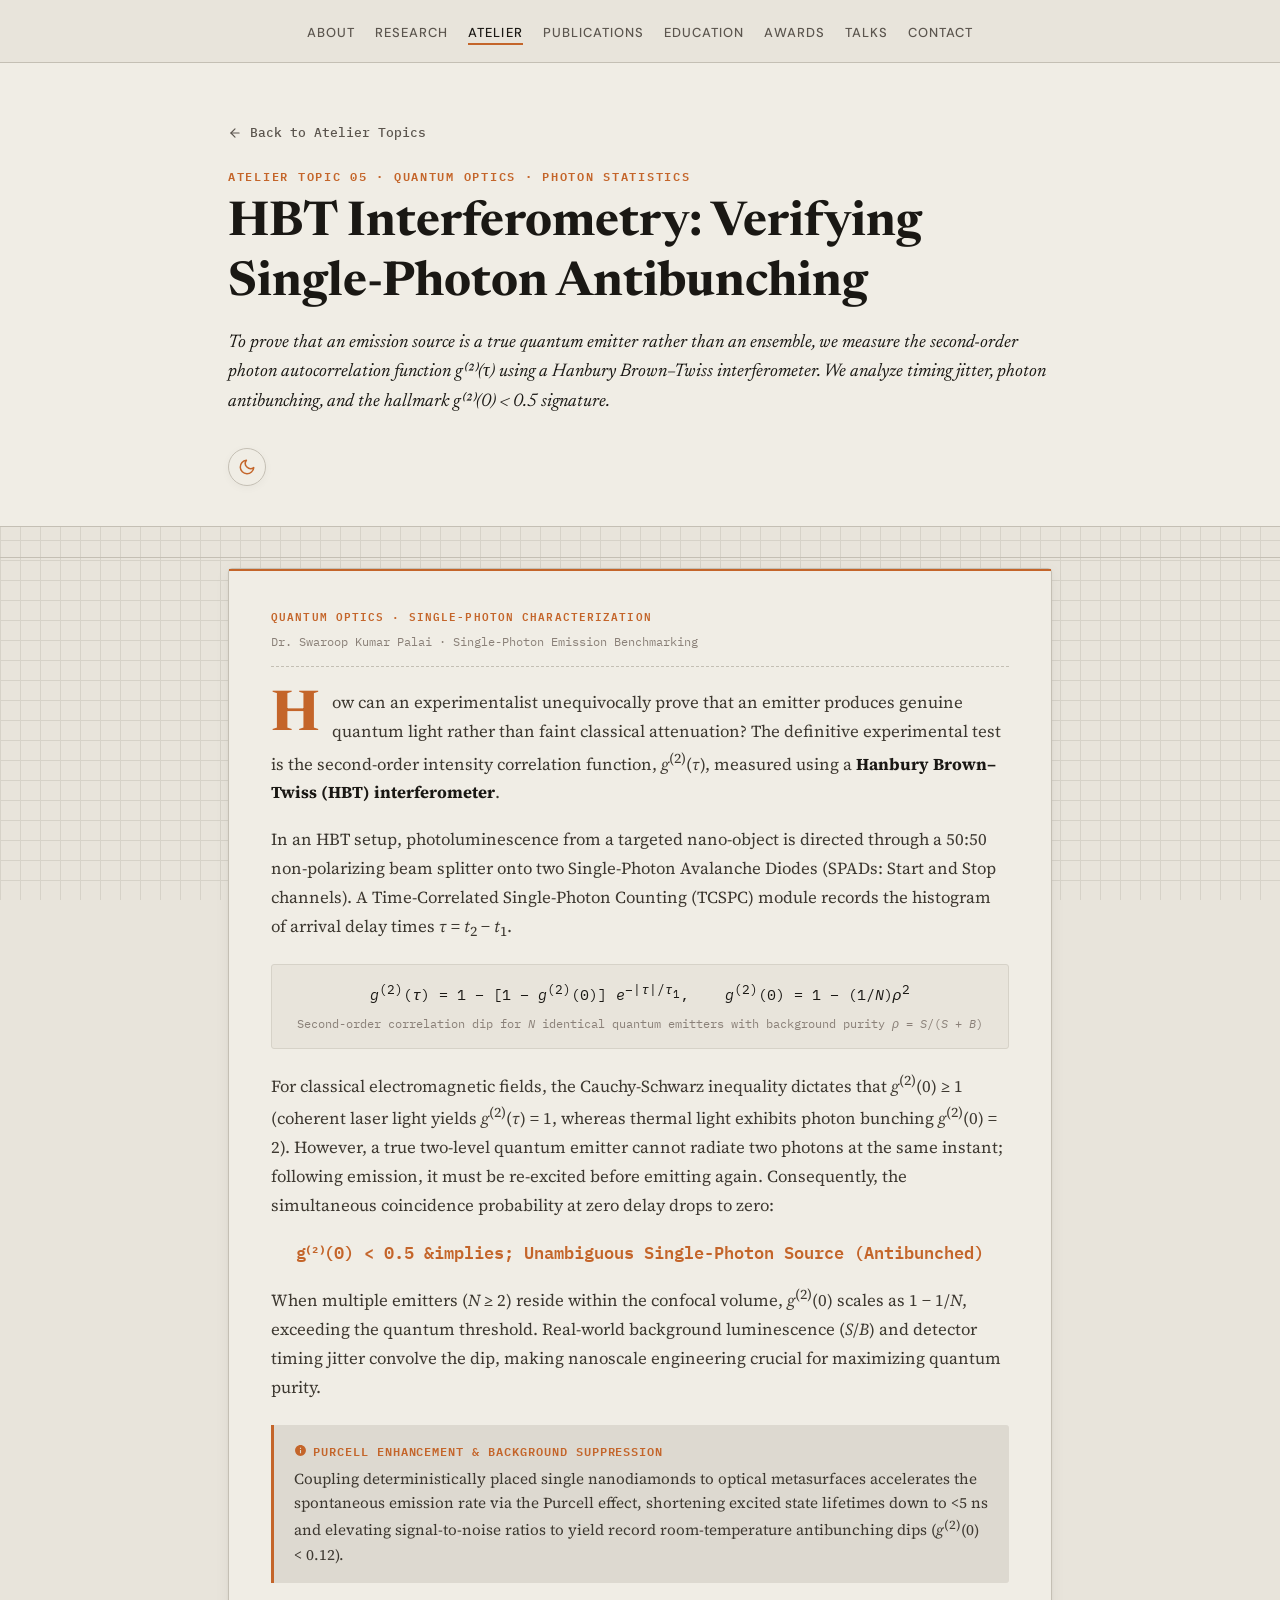
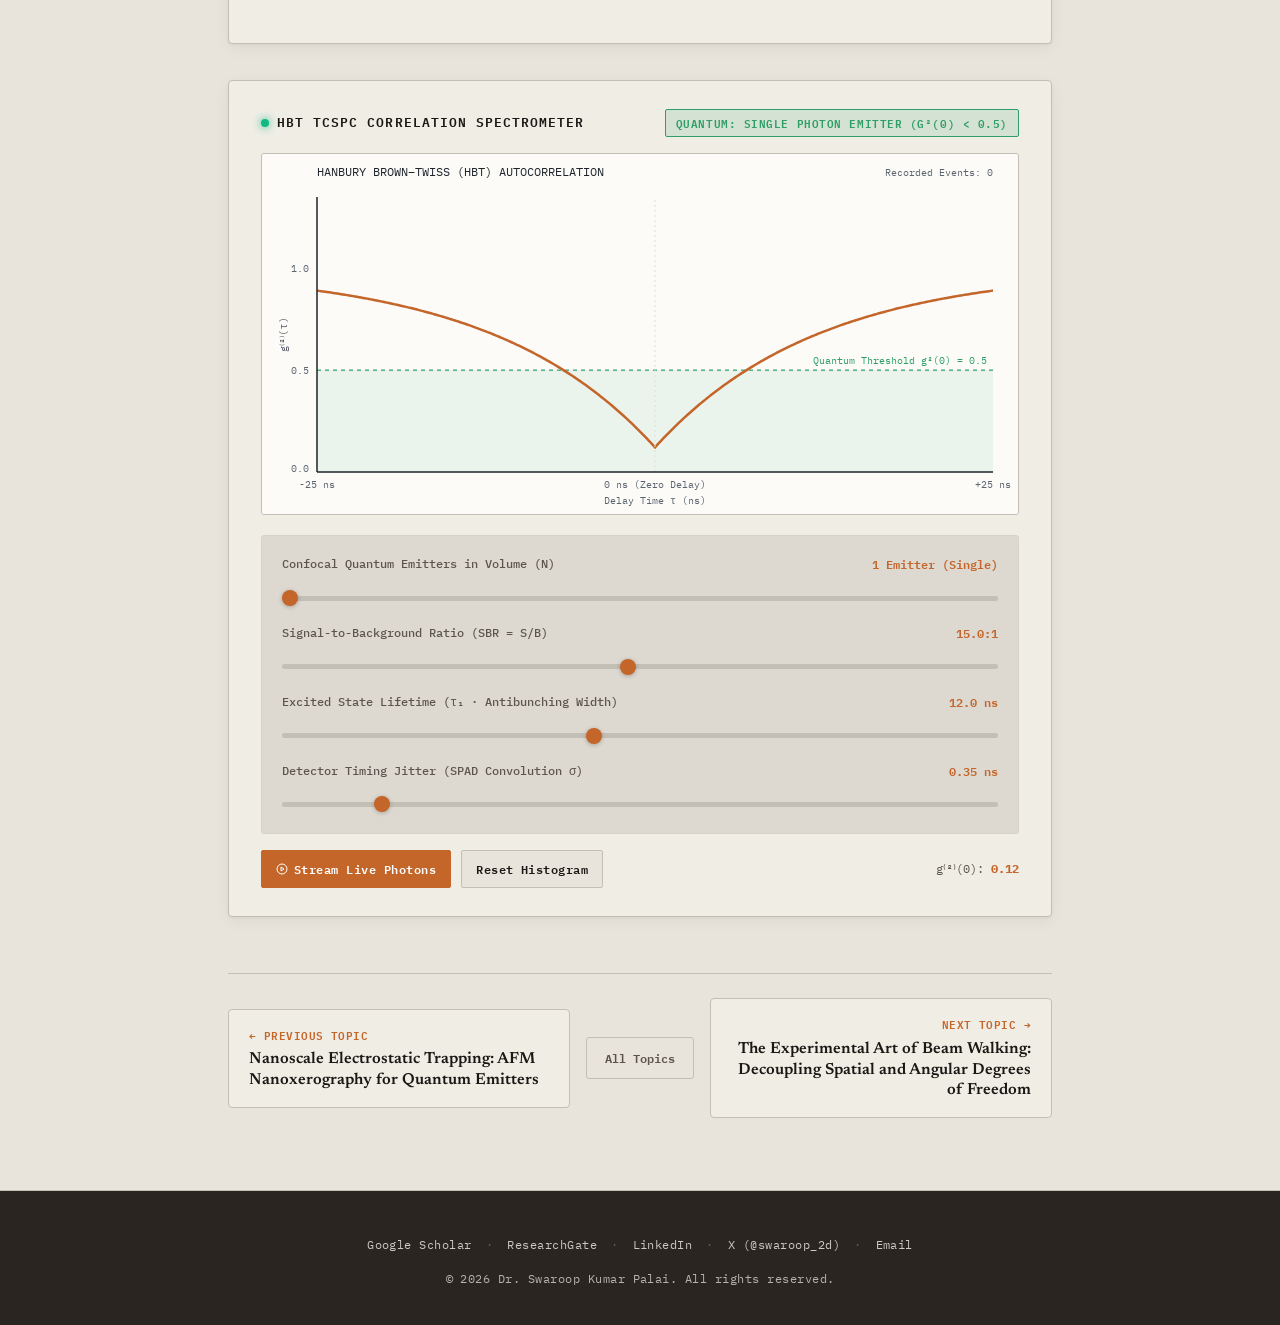
<file: atelier-single-photons.html>
<!DOCTYPE html>
<html lang="en">
<head>
    <meta charset="UTF-8">
    <meta name="viewport" content="width=device-width, initial-scale=1.0">
    <title>HBT Interferometry: Verifying Single-Photon Antibunching — Atelier — Dr. Swaroop Kumar Palai</title>
    <meta name="description" content="To prove that an emission source is a true quantum emitter rather than an ensemble, we measure the second-order photon autocorrelation function g⁽²⁾(τ) using a Hanbury Brown–Twiss interferometer. We analyze timing jitter, photon antibunching, and the hallmark g⁽²⁾(0) < 0.5 signature.">
    <link rel="icon" type="image/png" sizes="128x128" href="swaroop-favicon.png?v=2">
    <link rel="icon" type="image/x-icon" href="favicon.ico?v=2">
    <link rel="shortcut icon" href="favicon.ico?v=2">
    <link rel="apple-touch-icon" href="swaroop-favicon.png?v=2">
    <link rel="preconnect" href="https://fonts.googleapis.com">
    <link rel="preconnect" href="https://fonts.gstatic.com" crossorigin>
    <link href="https://fonts.googleapis.com/css2?family=DM+Sans:ital,opsz,wght@0,9..40,400..700;1,9..40,400..700&family=IBM+Plex+Mono:ital,wght@0,400..600;1,400..600&family=Newsreader:ital,opsz,wght@0,6..72,400..800;1,6..72,400..800&family=Source+Serif+4:ital,opsz,wght@0,8..60,400..700;1,8..60,400..700&display=swap" rel="stylesheet">
    <link rel="stylesheet" href="style.css?v=20">
</head>
<body>

<a href="#labContent" class="skip-to-content">Skip to content</a>

<!-- ─── Navigation ─── -->
<nav id="navbar" aria-label="Main Navigation">
    <div class="nav-inner">
        <button class="nav-toggle" id="navToggle" aria-label="Toggle navigation menu" aria-expanded="false" aria-controls="navLinks">
            <span class="bar bar-1" aria-hidden="true"></span>
            <span class="bar bar-2" aria-hidden="true"></span>
            <span class="bar bar-3" aria-hidden="true"></span>
        </button>
        <ul class="nav-links" id="navLinks" role="menubar">
            <li role="none"><a href="index.html#about" role="menuitem">About</a></li>
            <li role="none"><a href="index.html#research" role="menuitem">Research</a></li>
            <li role="none"><a href="atelier.html" class="active" role="menuitem">Atelier</a></li>
            <li role="none"><a href="index.html#publications" role="menuitem">Publications</a></li>
            <li role="none"><a href="index.html#education" role="menuitem">Education</a></li>
            <li role="none"><a href="index.html#awards" role="menuitem">Awards</a></li>
            <li role="none"><a href="index.html#talks" role="menuitem">Talks</a></li>
            <li role="none"><a href="index.html#contact" role="menuitem">Contact</a></li>
        </ul>
    </div>
</nav>

<!-- ─── Header ─── -->
<header class="lab-page-header">
    <div class="container" style="max-width: 880px;">
        <div style="display: flex; justify-content: space-between; align-items: flex-start; gap: 20px; flex-wrap: wrap;">
            <div>
                <a href="atelier.html" class="lab-back-link">
                    <svg width="14" height="14" viewBox="0 0 24 24" fill="none" stroke="currentColor" stroke-width="2" stroke-linecap="round" stroke-linejoin="round"><line x1="19" y1="12" x2="5" y2="12"></line><polyline points="12 19 5 12 12 5"></polyline></svg>
                    <span>Back to Atelier Topics</span>
                </a>
                <p class="section-label" style="margin-top: 18px;">ATELIER TOPIC 05 &middot; Quantum Optics · Photon Statistics</p>
                <h1 class="editorial-title" style="font-size: clamp(2.0rem, 4.8vw, 3.0rem); margin-bottom: 14px;">HBT Interferometry: Verifying Single-Photon Antibunching</h1>
                <p class="lab-lead-desc" style="max-width: 820px; margin-bottom: 0;">
                    To prove that an emission source is a true quantum emitter rather than an ensemble, we measure the second-order photon autocorrelation function g⁽²⁾(τ) using a Hanbury Brown–Twiss interferometer. We analyze timing jitter, photon antibunching, and the hallmark g⁽²⁾(0) < 0.5 signature.
                </p>
            </div>
            <div class="hero-theme-badge" id="heroCard" role="button" tabindex="0" aria-label="Toggle Dark or Light theme" style="position: static; margin-top: 12px; cursor: pointer;">
                <span class="theme-badge-icon" id="heroThemeIcon"></span>
            </div>
        </div>
    </div>
</header>

<!-- ─── Main Content (Single Column Page) ─── -->
<main id="labContent" class="section" style="padding-top: 10px;">
    <div class="container" style="max-width: 880px;">
        <div class="editorial-single-column">

            <!-- Editorial Article -->
            <article class="editorial-article">
                    <div class="editorial-header" style="border-bottom: 1px dashed var(--border-subtle); padding-bottom: 14px; margin-bottom: 22px;">
                        <span class="editorial-topic-tag">Quantum Optics · Single-Photon Characterization</span>
                        <div class="editorial-meta" style="border-bottom: none; padding-bottom: 0; margin-bottom: 0;">Dr. Swaroop Kumar Palai · Single-Photon Emission Benchmarking</div>
                    </div>
                    <div class="editorial-body">
                        <p class="editorial-dropcap">How can an experimentalist unequivocally prove that an emitter produces genuine quantum light rather than faint classical attenuation? The definitive experimental test is the second-order intensity correlation function, <i>g</i><sup>(2)</sup>(<i>τ</i>), measured using a <strong>Hanbury Brown–Twiss (HBT) interferometer</strong>.</p>

                        <p>In an HBT setup, photoluminescence from a targeted nano-object is directed through a 50:50 non-polarizing beam splitter onto two Single-Photon Avalanche Diodes (SPADs: Start and Stop channels). A Time-Correlated Single-Photon Counting (TCSPC) module records the histogram of arrival delay times <i>τ</i> = <i>t</i><sub>2</sub> − <i>t</i><sub>1</sub>.</p>

                        <div class="editorial-formula">
                            <div class="formula-text"><i>g</i><sup>(2)</sup>(<i>τ</i>) = 1 − [1 − <i>g</i><sup>(2)</sup>(0)] <i>e</i><sup>−|<i>τ</i>|/<i>τ</i><sub>1</sub></sup>, &nbsp;&nbsp; <i>g</i><sup>(2)</sup>(0) = 1 − (1/<i>N</i>)<i>ρ</i><sup>2</sup></div>
                            <span class="editorial-formula-desc">Second-order correlation dip for <i>N</i> identical quantum emitters with background purity <i>ρ</i> = <i>S</i>/(<i>S</i> + <i>B</i>)</span>
                        </div>

                        <p>For classical electromagnetic fields, the Cauchy-Schwarz inequality dictates that <i>g</i><sup>(2)</sup>(0) ≥ 1 (coherent laser light yields <i>g</i><sup>(2)</sup>(<i>τ</i>) = 1, whereas thermal light exhibits photon bunching <i>g</i><sup>(2)</sup>(0) = 2). However, a true two-level quantum emitter cannot radiate two photons at the same instant; following emission, it must be re-excited before emitting again. Consequently, the simultaneous coincidence probability at zero delay drops to zero:</p>

                        <p style="text-align: center; font-family: var(--font-mono); font-weight: 600; color: var(--accent); margin: 16px 0;">
                            g⁽²⁾(0) &lt; 0.5 &implies; Unambiguous Single-Photon Source (Antibunched)
                        </p>

                        <p>When multiple emitters (<i>N</i> ≥ 2) reside within the confocal volume, <i>g</i><sup>(2)</sup>(0) scales as 1 − 1/<i>N</i>, exceeding the quantum threshold. Real-world background luminescence (<i>S</i>/<i>B</i>) and detector timing jitter convolve the dip, making nanoscale engineering crucial for maximizing quantum purity.</p>

                        <div class="editorial-callout">
                            <div class="editorial-callout-title">
                                <svg width="13" height="13" viewBox="0 0 24 24" fill="currentColor"><path d="M12 2C6.48 2 2 6.48 2 12s4.48 10 10 10 10-4.48 10-10S17.52 2 12 2zm1 15h-2v-6h2v6zm0-8h-2V7h2v2z"/></svg>
                                Purcell Enhancement &amp; Background Suppression
                            </div>
                            <p>Coupling deterministically placed single nanodiamonds to optical metasurfaces accelerates the spontaneous emission rate via the Purcell effect, shortening excited state lifetimes down to &lt;5 ns and elevating signal-to-noise ratios to yield record room-temperature antibunching dips (<i>g</i><sup>(2)</sup>(0) &lt; 0.12).</p>
                        </div>
                    </div>
                </article>

            <!-- Full-Width Interactive Virtual Workbench -->
            <div class="interactive-bench">
                    <div class="bench-header">
                        <div class="bench-title">
                            <span class="bench-live-indicator"></span>
                            <span>HBT TCSPC Correlation Spectrometer</span>
                        </div>
                        <div class="bench-status-badge" id="g2Verdict">QUANTUM: SINGLE PHOTON SOURCE (g²(0) &lt; 0.5)</div>
                    </div>

                    <div class="bench-canvas-card">
                        <canvas id="g2Canvas" width="600" height="360" role="img" aria-label="Hanbury Brown–Twiss g2(tau) Coincidence Histogram and Antibunching Dip"></canvas>
                    </div>

                    <div class="bench-controls">
                        <div class="control-row">
                            <div class="control-meta">
                                <label for="g2Emitters" class="control-label">Confocal Quantum Emitters in Volume (N)</label>
                                <span class="control-val" id="g2EmittersVal">1 Emitter (Single)</span>
                            </div>
                            <input type="range" id="g2Emitters" class="bench-slider" min="1" max="4" step="1" value="1">
                        </div>

                        <div class="control-row">
                            <div class="control-meta">
                                <label for="g2SBR" class="control-label">Signal-to-Background Ratio (SBR = S/B)</label>
                                <span class="control-val" id="g2SBRVal">15.0:1</span>
                            </div>
                            <input type="range" id="g2SBR" class="bench-slider" min="1.0" max="30.0" step="1.0" value="15.0">
                        </div>

                        <div class="control-row">
                            <div class="control-meta">
                                <label for="g2Lifetime" class="control-label">Excited State Lifetime (τ₁ · Antibunching Width)</label>
                                <span class="control-val" id="g2LifetimeVal">12.0 ns</span>
                            </div>
                            <input type="range" id="g2Lifetime" class="bench-slider" min="2.0" max="25.0" step="0.5" value="12.0">
                        </div>

                        <div class="control-row">
                            <div class="control-meta">
                                <label for="g2Jitter" class="control-label">Detector Timing Jitter (SPAD Convolution σ)</label>
                                <span class="control-val" id="g2JitterVal">0.35 ns</span>
                            </div>
                            <input type="range" id="g2Jitter" class="bench-slider" min="0.1" max="2.0" step="0.05" value="0.35">
                        </div>
                    </div>

                    <div class="bench-actions">
                        <button type="button" class="bench-action-btn btn-accent" id="g2StreamBtn">
                            <svg width="12" height="12" viewBox="0 0 24 24" fill="none" stroke="currentColor" stroke-width="2"><circle cx="12" cy="12" r="10"></circle><polygon points="10 8 16 12 10 16 10 8"></polygon></svg>
                            Stream Live Photons
                        </button>
                        <button type="button" class="bench-action-btn" id="g2ResetBtn">
                            Reset Histogram
                        </button>
                        <div style="margin-left: auto; font-family: var(--font-mono); font-size: 0.75rem; color: var(--text-secondary);">
                            g⁽²⁾(0): <strong id="g2Val" style="color: var(--accent);">0.08</strong>
                        </div>
                    </div>
                </div>

            <!-- Bottom Pagination Navigation -->
            <nav class="editorial-pagination" aria-label="Topic navigation">
                <a href="atelier-nanoxerography.html" class="pagination-link prev">
                    <span class="pagination-direction">&larr; Previous Topic</span>
                    <span class="pagination-title">Nanoscale Electrostatic Trapping: AFM Nanoxerography for Quantum Emitters</span>
                </a>
                <a href="atelier.html" class="pagination-hub-btn">
                    <span>All Topics</span>
                </a>
                <a href="atelier-beam-walking.html" class="pagination-link next">
                    <span class="pagination-direction">Next Topic &rarr;</span>
                    <span class="pagination-title">The Experimental Art of Beam Walking: Decoupling Spatial and Angular Degrees of Freedom</span>
                </a>
            </nav>

        </div>
    </div>
</main>

<!-- ─── Footer ─── -->
<footer class="footer">
    <div class="container">
        <div class="footer-socials">
            <a href="https://scholar.google.com/citations?user=A_FieckAAAAJ&hl=en" target="_blank" rel="noopener">Google Scholar</a>
            <span class="footer-sep">·</span>
            <a href="https://www.researchgate.net/profile/Swaroop-Palai?ev=hdr_xprf" target="_blank" rel="noopener">ResearchGate</a>
            <span class="footer-sep">·</span>
            <a href="https://www.linkedin.com/in/swarooppalai/" target="_blank" rel="noopener">LinkedIn</a>
            <span class="footer-sep">·</span>
            <a href="https://x.com/swaroop_2d" target="_blank" rel="noopener">X (@swaroop_2d)</a>
            <span class="footer-sep">·</span>
            <a href="mailto:palaiswaroop@gmail.com">Email</a>
        </div>
        <p>&copy; 2026 Dr. Swaroop Kumar Palai. All rights reserved.</p>
    </div>
</footer>

<script src="script.js?v=2"></script>
<script src="lab-simulations.js?v=2"></script>
</body>
</html>
</file>
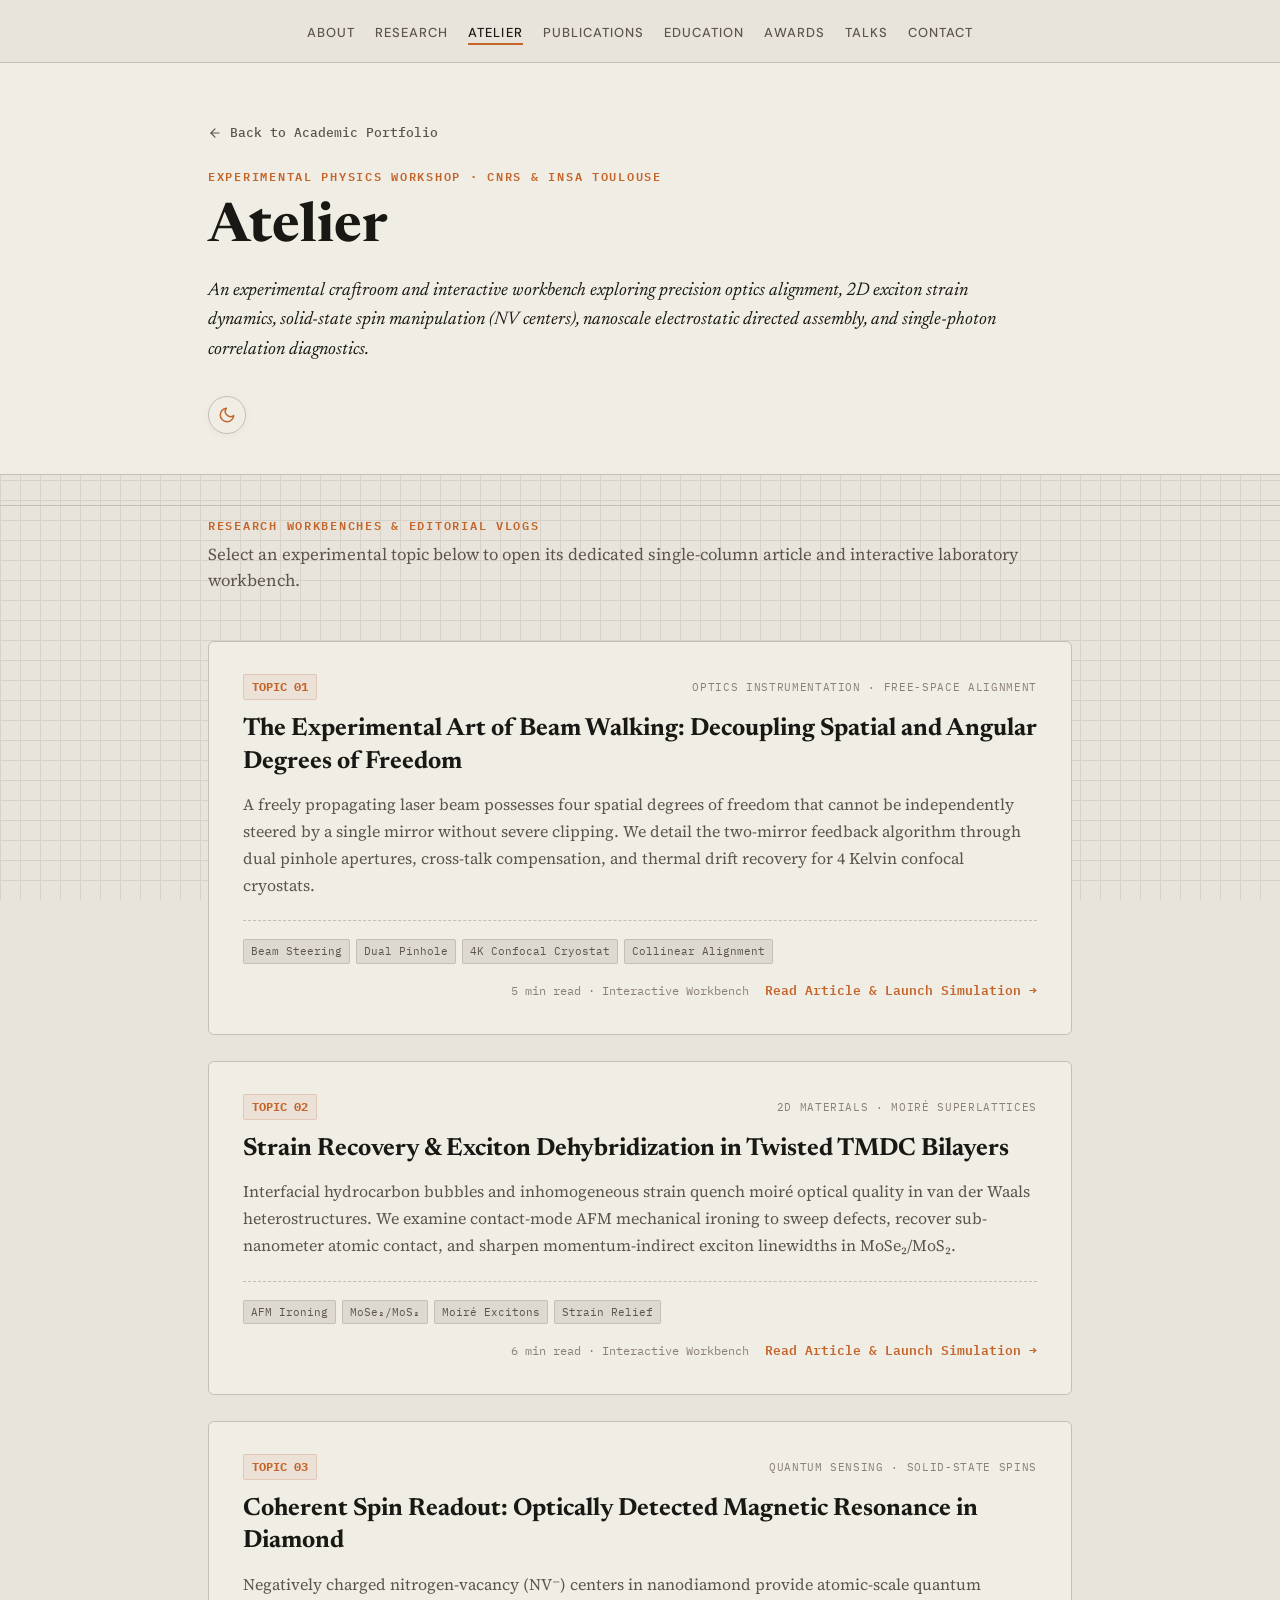
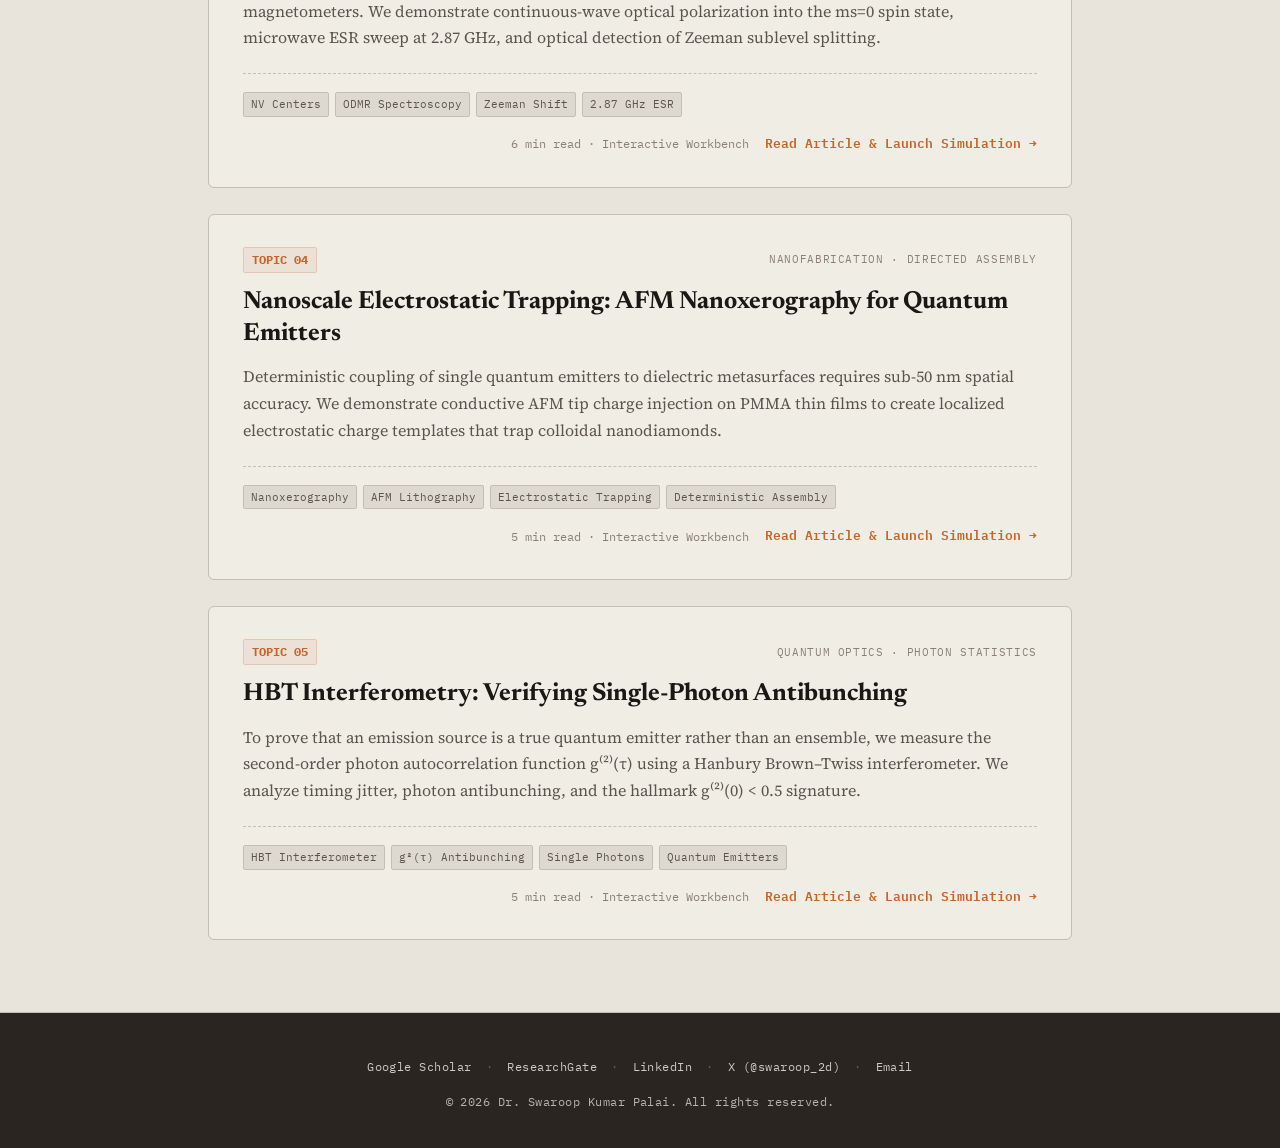
<file: atelier.html>
<!DOCTYPE html>
<html lang="en">
<head>
    <meta charset="UTF-8">
    <meta name="viewport" content="width=device-width, initial-scale=1.0">
    <title>Atelier — Dr. Swaroop Kumar Palai</title>
    <meta name="description" content="Atelier: An experimental physics craftroom and interactive workbench on precision optics, 2D exciton strain dynamics, NV centers, AFM nanoxerography, and single photons.">
    <link rel="icon" type="image/png" sizes="128x128" href="swaroop-favicon.png?v=2">
    <link rel="icon" type="image/x-icon" href="favicon.ico?v=2">
    <link rel="shortcut icon" href="favicon.ico?v=2">
    <link rel="apple-touch-icon" href="swaroop-favicon.png?v=2">
    <link rel="preconnect" href="https://fonts.googleapis.com">
    <link rel="preconnect" href="https://fonts.gstatic.com" crossorigin>
    <link href="https://fonts.googleapis.com/css2?family=DM+Sans:ital,opsz,wght@0,9..40,400..700;1,9..40,400..700&family=IBM+Plex+Mono:ital,wght@0,400..600;1,400..600&family=Newsreader:ital,opsz,wght@0,6..72,400..800;1,6..72,400..800&family=Source+Serif+4:ital,opsz,wght@0,8..60,400..700;1,8..60,400..700&display=swap" rel="stylesheet">
    <link rel="stylesheet" href="style.css?v=18">
</head>
<body>

<a href="#labContent" class="skip-to-content">Skip to content</a>

<!-- ─── Navigation ─── -->
<nav id="navbar" aria-label="Main Navigation">
    <div class="nav-inner">
        <button class="nav-toggle" id="navToggle" aria-label="Toggle navigation menu" aria-expanded="false" aria-controls="navLinks">
            <span class="bar bar-1" aria-hidden="true"></span>
            <span class="bar bar-2" aria-hidden="true"></span>
            <span class="bar bar-3" aria-hidden="true"></span>
        </button>
        <ul class="nav-links" id="navLinks" role="menubar">
            <li role="none"><a href="index.html#about" role="menuitem">About</a></li>
            <li role="none"><a href="index.html#research" role="menuitem">Research</a></li>
            <li role="none"><a href="atelier.html" class="active" role="menuitem">Atelier</a></li>
            <li role="none"><a href="index.html#publications" role="menuitem">Publications</a></li>
            <li role="none"><a href="index.html#education" role="menuitem">Education</a></li>
            <li role="none"><a href="index.html#awards" role="menuitem">Awards</a></li>
            <li role="none"><a href="index.html#talks" role="menuitem">Talks</a></li>
            <li role="none"><a href="index.html#contact" role="menuitem">Contact</a></li>
        </ul>
    </div>
</nav>

<!-- ─── Header ─── -->
<header class="lab-page-header">
    <div class="container">
        <div style="display: flex; justify-content: space-between; align-items: flex-start; gap: 20px; flex-wrap: wrap;">
            <div>
                <a href="index.html" class="lab-back-link">
                    <svg width="14" height="14" viewBox="0 0 24 24" fill="none" stroke="currentColor" stroke-width="2" stroke-linecap="round" stroke-linejoin="round"><line x1="19" y1="12" x2="5" y2="12"></line><polyline points="12 19 5 12 12 5"></polyline></svg>
                    <span>Back to Academic Portfolio</span>
                </a>
                <p class="section-label" style="margin-top: 18px;">EXPERIMENTAL PHYSICS WORKSHOP · CNRS &amp; INSA TOULOUSE</p>
                <h1 class="editorial-title" style="font-size: clamp(2.2rem, 5.5vw, 3.4rem); margin-bottom: 14px;">Atelier</h1>
                <p class="lab-lead-desc" style="max-width: 820px; margin-bottom: 0;">
                    An experimental craftroom and interactive workbench exploring precision optics alignment, 2D exciton strain dynamics, solid-state spin manipulation (NV centers), nanoscale electrostatic directed assembly, and single-photon correlation diagnostics.
                </p>
            </div>
            <div class="hero-theme-badge" id="heroCard" role="button" tabindex="0" aria-label="Toggle Dark or Light theme" style="position: static; margin-top: 12px; cursor: pointer;">
                <span class="theme-badge-icon" id="heroThemeIcon"></span>
            </div>
        </div>
    </div>
</header>

<!-- ─── Main Content ─── -->
<main id="labContent" class="section" style="padding-top: 10px;">
    <div class="container">
        <div class="atelier-cards-hub">
            <div style="margin-bottom: 20px;">
                <p class="section-label" style="margin-bottom: 6px;">RESEARCH WORKBENCHES &amp; EDITORIAL VLOGS</p>
                <p style="font-family: var(--font-body); font-size: 1.05rem; color: var(--text-secondary); line-height: 1.6; margin: 0;">
                    Select an experimental topic below to open its dedicated single-column article and interactive laboratory workbench.
                </p>
            </div>

        <!-- Card 01 -->
        <article class="atelier-topic-card">
            <a href="atelier-beam-walking.html" class="atelier-card-link" aria-label="Read article: The Experimental Art of Beam Walking: Decoupling Spatial and Angular Degrees of Freedom">
                <div class="atelier-card-top-row">
                    <span class="atelier-card-badge">TOPIC 01</span>
                    <span class="atelier-card-cat">Optics Instrumentation · Free-Space Alignment</span>
                </div>
                <h2 class="atelier-card-title">The Experimental Art of Beam Walking: Decoupling Spatial and Angular Degrees of Freedom</h2>
                <p class="atelier-card-abstract">A freely propagating laser beam possesses four spatial degrees of freedom that cannot be independently steered by a single mirror without severe clipping. We detail the two-mirror feedback algorithm through dual pinhole apertures, cross-talk compensation, and thermal drift recovery for 4 Kelvin confocal cryostats.</p>
                <div class="atelier-card-footer">
                    <div class="atelier-card-tags">
                        <span class="topic-tag">Beam Steering</span><span class="topic-tag">Dual Pinhole</span><span class="topic-tag">4K Confocal Cryostat</span><span class="topic-tag">Collinear Alignment</span>
                    </div>
                    <div class="atelier-card-action">
                        <span class="atelier-card-meta">5 min read &middot; Interactive Workbench</span>
                        <span class="atelier-card-cta">Read Article &amp; Launch Simulation &rarr;</span>
                    </div>
                </div>
            </a>
        </article>

        <!-- Card 02 -->
        <article class="atelier-topic-card">
            <a href="atelier-2d-excitons.html" class="atelier-card-link" aria-label="Read article: Strain Recovery & Exciton Dehybridization in Twisted TMDC Bilayers">
                <div class="atelier-card-top-row">
                    <span class="atelier-card-badge">TOPIC 02</span>
                    <span class="atelier-card-cat">2D Materials · Moiré Superlattices</span>
                </div>
                <h2 class="atelier-card-title">Strain Recovery & Exciton Dehybridization in Twisted TMDC Bilayers</h2>
                <p class="atelier-card-abstract">Interfacial hydrocarbon bubbles and inhomogeneous strain quench moiré optical quality in van der Waals heterostructures. We examine contact-mode AFM mechanical ironing to sweep defects, recover sub-nanometer atomic contact, and sharpen momentum-indirect exciton linewidths in MoSe₂/MoS₂.</p>
                <div class="atelier-card-footer">
                    <div class="atelier-card-tags">
                        <span class="topic-tag">AFM Ironing</span><span class="topic-tag">MoSe₂/MoS₂</span><span class="topic-tag">Moiré Excitons</span><span class="topic-tag">Strain Relief</span>
                    </div>
                    <div class="atelier-card-action">
                        <span class="atelier-card-meta">6 min read &middot; Interactive Workbench</span>
                        <span class="atelier-card-cta">Read Article &amp; Launch Simulation &rarr;</span>
                    </div>
                </div>
            </a>
        </article>

        <!-- Card 03 -->
        <article class="atelier-topic-card">
            <a href="atelier-nv-centers.html" class="atelier-card-link" aria-label="Read article: Coherent Spin Readout: Optically Detected Magnetic Resonance in Diamond">
                <div class="atelier-card-top-row">
                    <span class="atelier-card-badge">TOPIC 03</span>
                    <span class="atelier-card-cat">Quantum Sensing · Solid-State Spins</span>
                </div>
                <h2 class="atelier-card-title">Coherent Spin Readout: Optically Detected Magnetic Resonance in Diamond</h2>
                <p class="atelier-card-abstract">Negatively charged nitrogen-vacancy (NV⁻) centers in nanodiamond provide atomic-scale quantum magnetometers. We demonstrate continuous-wave optical polarization into the ms=0 spin state, microwave ESR sweep at 2.87 GHz, and optical detection of Zeeman sublevel splitting.</p>
                <div class="atelier-card-footer">
                    <div class="atelier-card-tags">
                        <span class="topic-tag">NV Centers</span><span class="topic-tag">ODMR Spectroscopy</span><span class="topic-tag">Zeeman Shift</span><span class="topic-tag">2.87 GHz ESR</span>
                    </div>
                    <div class="atelier-card-action">
                        <span class="atelier-card-meta">6 min read &middot; Interactive Workbench</span>
                        <span class="atelier-card-cta">Read Article &amp; Launch Simulation &rarr;</span>
                    </div>
                </div>
            </a>
        </article>

        <!-- Card 04 -->
        <article class="atelier-topic-card">
            <a href="atelier-nanoxerography.html" class="atelier-card-link" aria-label="Read article: Nanoscale Electrostatic Trapping: AFM Nanoxerography for Quantum Emitters">
                <div class="atelier-card-top-row">
                    <span class="atelier-card-badge">TOPIC 04</span>
                    <span class="atelier-card-cat">Nanofabrication · Directed Assembly</span>
                </div>
                <h2 class="atelier-card-title">Nanoscale Electrostatic Trapping: AFM Nanoxerography for Quantum Emitters</h2>
                <p class="atelier-card-abstract">Deterministic coupling of single quantum emitters to dielectric metasurfaces requires sub-50 nm spatial accuracy. We demonstrate conductive AFM tip charge injection on PMMA thin films to create localized electrostatic charge templates that trap colloidal nanodiamonds.</p>
                <div class="atelier-card-footer">
                    <div class="atelier-card-tags">
                        <span class="topic-tag">Nanoxerography</span><span class="topic-tag">AFM Lithography</span><span class="topic-tag">Electrostatic Trapping</span><span class="topic-tag">Deterministic Assembly</span>
                    </div>
                    <div class="atelier-card-action">
                        <span class="atelier-card-meta">5 min read &middot; Interactive Workbench</span>
                        <span class="atelier-card-cta">Read Article &amp; Launch Simulation &rarr;</span>
                    </div>
                </div>
            </a>
        </article>

        <!-- Card 05 -->
        <article class="atelier-topic-card">
            <a href="atelier-single-photons.html" class="atelier-card-link" aria-label="Read article: HBT Interferometry: Verifying Single-Photon Antibunching">
                <div class="atelier-card-top-row">
                    <span class="atelier-card-badge">TOPIC 05</span>
                    <span class="atelier-card-cat">Quantum Optics · Photon Statistics</span>
                </div>
                <h2 class="atelier-card-title">HBT Interferometry: Verifying Single-Photon Antibunching</h2>
                <p class="atelier-card-abstract">To prove that an emission source is a true quantum emitter rather than an ensemble, we measure the second-order photon autocorrelation function g⁽²⁾(τ) using a Hanbury Brown–Twiss interferometer. We analyze timing jitter, photon antibunching, and the hallmark g⁽²⁾(0) < 0.5 signature.</p>
                <div class="atelier-card-footer">
                    <div class="atelier-card-tags">
                        <span class="topic-tag">HBT Interferometer</span><span class="topic-tag">g²(τ) Antibunching</span><span class="topic-tag">Single Photons</span><span class="topic-tag">Quantum Emitters</span>
                    </div>
                    <div class="atelier-card-action">
                        <span class="atelier-card-meta">5 min read &middot; Interactive Workbench</span>
                        <span class="atelier-card-cta">Read Article &amp; Launch Simulation &rarr;</span>
                    </div>
                </div>
            </a>
        </article>

        </div>
    </div>
</main>
<!-- ─── Footer ─── -->
<footer class="footer">
    <div class="container">
        <div class="footer-socials">
            <a href="https://scholar.google.com/citations?user=A_FieckAAAAJ&hl=en" target="_blank" rel="noopener">Google Scholar</a>
            <span class="footer-sep">·</span>
            <a href="https://www.researchgate.net/profile/Swaroop-Palai?ev=hdr_xprf" target="_blank" rel="noopener">ResearchGate</a>
            <span class="footer-sep">·</span>
            <a href="https://www.linkedin.com/in/swarooppalai/" target="_blank" rel="noopener">LinkedIn</a>
            <span class="footer-sep">·</span>
            <a href="https://x.com/swaroop_2d" target="_blank" rel="noopener">X (@swaroop_2d)</a>
            <span class="footer-sep">·</span>
            <a href="mailto:palaiswaroop@gmail.com">Email</a>
        </div>
        <p>&copy; 2026 Dr. Swaroop Kumar Palai. All rights reserved.</p>
    </div>
</footer>

<script src="script.js?v=2"></script>
<script src="lab-simulations.js?v=2"></script>
</body>
</html>
</file>
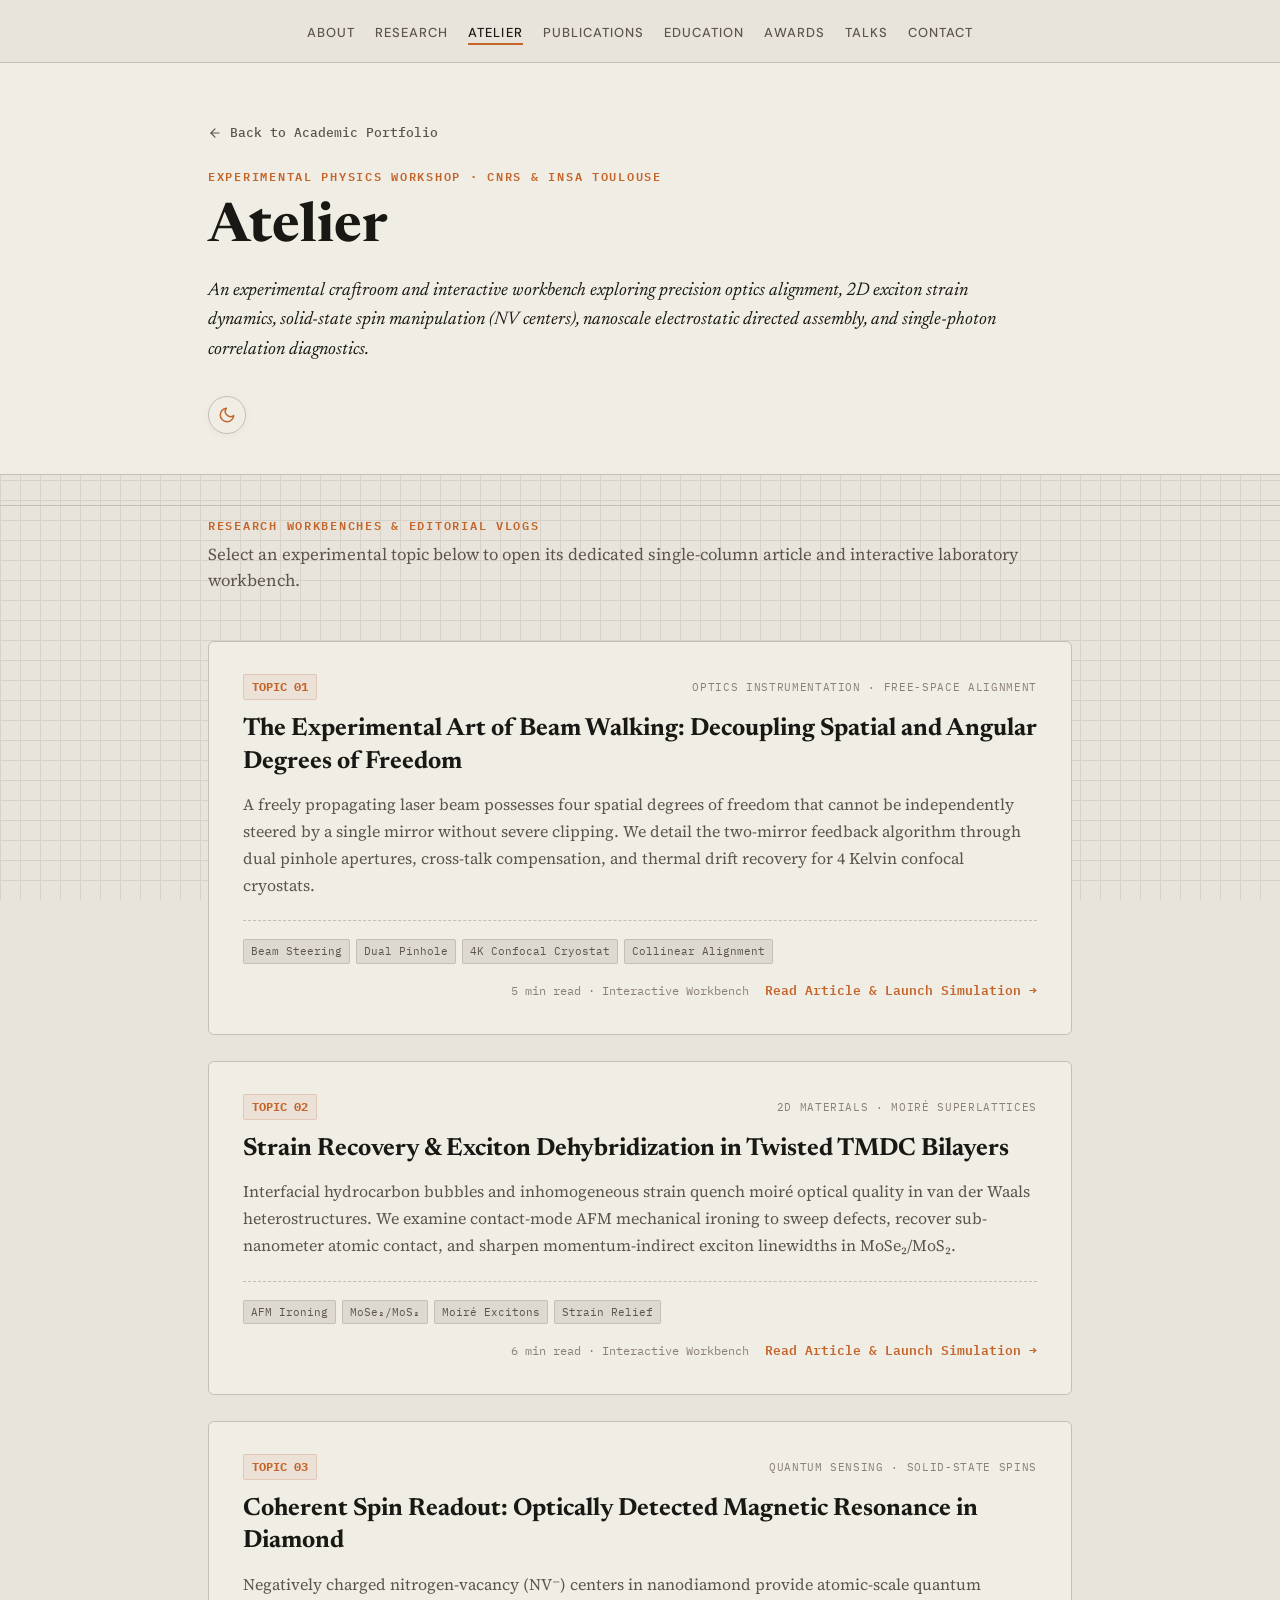
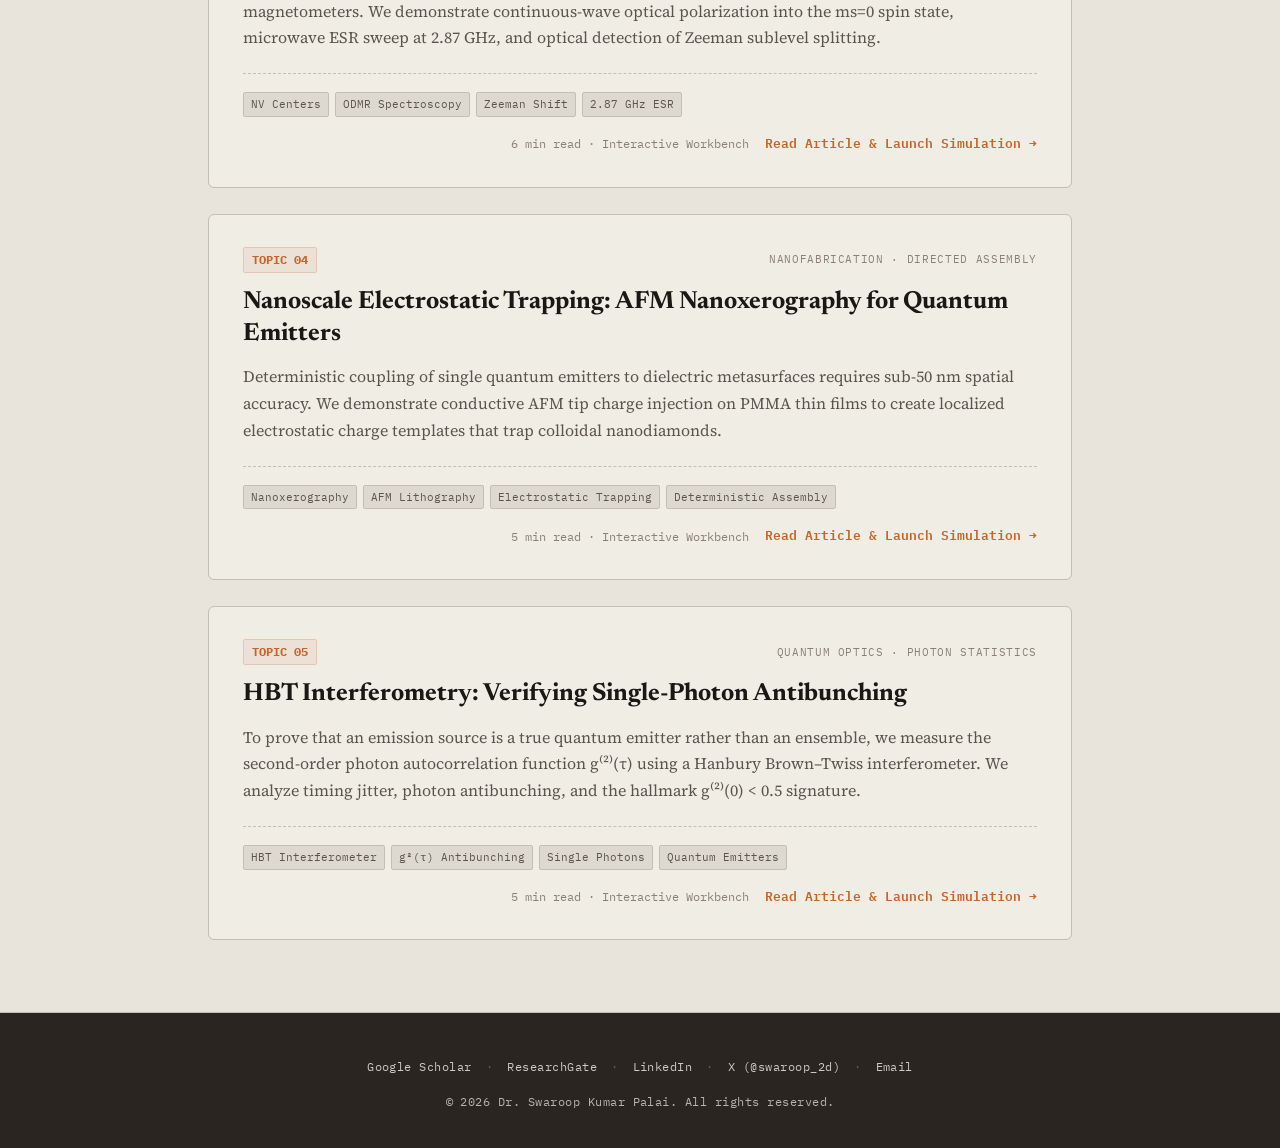
<file: lab.html>
<!DOCTYPE html>
<html lang="en">
<head>
    <meta charset="UTF-8">
    <meta http-equiv="refresh" content="0; url=atelier.html">
    <link rel="canonical" href="atelier.html">
    <title>Redirecting to Atelier — Dr. Swaroop Kumar Palai</title>
    <script>window.location.replace("atelier.html");</script>
</head>
<body style="font-family: sans-serif; text-align: center; padding: 40px; color: #555;">
    <p>Redirecting to <a href="atelier.html" style="color: #b85b35; font-weight: bold;">Atelier</a>...</p>
</body>
</html>
</file>
<file: style.css>
/* ═══════════════════════════════════════════════════════════════════════════
   Dr. Swaroop Kumar Palai — Academic Portfolio
   Design System: Editorial Drafting Table (Inspired by Solitary Func)
   ═══════════════════════════════════════════════════════════════════════════ */

:root {
    /* ─── Surface Palette (Warm Paper & Drafting Table) ─── */
    --surface-paper:        #E8E4DB;
    --surface-cream:        #F0EDE5;
    --surface-grid:         #D6D2C8;
    --surface-grid-major:   #C4BFB4;
    --surface-recessed:     #DDD9D0;
    --surface-deep:         #2A2520;

    /* ─── Text Palette ─── */
    --text-primary:         #1A1814;
    --text-body:            #3D3830;
    --text-secondary:       #5B554E;
    --text-tertiary:        #8A8078;
    --text-inverse:         #F0EDE5;

    /* ─── Accent Palette (Terracotta Amber) ─── */
    --accent:               #C4652A;
    --accent-hover:         #A8531E;
    --accent-soft:          #E8A56E;
    --accent-wash:          #F5E6D4;

    /* ─── Typography ─── */
    --font-display:         "Newsreader", "Georgia", serif;
    --font-body:            "Source Serif 4", "Georgia", serif;
    --font-ui:              "DM Sans", -apple-system, sans-serif;
    --font-mono:            "IBM Plex Mono", "Menlo", monospace;

    /* ─── Structure & Elevation ─── */
    --border-subtle:        #C4BFB4;
    --shadow-paper:         0 4px 16px rgba(26, 24, 20, 0.05), 0 1px 3px rgba(26, 24, 20, 0.04);
    --shadow-hover:         0 8px 24px rgba(26, 24, 20, 0.08), 0 2px 6px rgba(26, 24, 20, 0.05);

    /* ─── Map Palette (Waze Cartography) ─── */
    --map-bg:               #E4DFD5;
    --map-block:            #F0ECE4;
    --map-water-1:          #94B5D6;
    --map-water-2:          #769DC4;
    --map-road-main:        #FFFFFF;
    --map-road-sec:         #D0C9BD;

    --transition-fast:      0.15s ease-out;
    --transition-base:      0.2s ease-out;
    --transition-layout:    0.3s ease-out;
}

/* ─── Dark Mode (Nocturnal Drafting Table / Deep Undercroft) ─── */
body.dark-mode {
    --surface-paper:        #0E0C0A;
    --surface-cream:        #181512;
    --surface-grid:         rgba(255, 255, 255, 0.04);
    --surface-grid-major:   rgba(255, 255, 255, 0.08);
    --surface-recessed:     #24201C;
    --surface-deep:         #080605;

    --text-primary:         #F0EDE5;
    --text-body:            #D4CFC8;
    --text-secondary:       #9E978E;
    --text-tertiary:        #756F67;
    --text-inverse:         #1A1814;

    --accent:               #E07A38;
    --accent-hover:         #F28C4B;
    --accent-soft:          #F5A673;
    --accent-wash:          #2D1E14;

    --map-bg:               #120F0C;
    --map-block:            #1C1713;
    --map-water-1:          #1C3754;
    --map-water-2:          #112338;
    --map-road-main:        #2E2721;
    --map-road-sec:         #1E1915;

    --border-subtle:        rgba(255, 255, 255, 0.12);
    --shadow-paper:         0 4px 16px rgba(0, 0, 0, 0.4);
    --shadow-hover:         0 8px 24px rgba(0, 0, 0, 0.6);
}

/* ─── Custom Editorial Amber Cursor ─── */
html, body {
    cursor: url("data:image/svg+xml,%3Csvg xmlns='http://www.w3.org/2000/svg' width='16' height='16' viewBox='0 0 16 16'%3E%3Ccircle cx='6' cy='6' r='4' fill='%23C4652A'/%3E%3C/svg%3E") 6 6, auto;
}
a, button, .btn, .project-card, .pub-card, .edu-card, .award-card, .talk-item, .contact-link, .hero-content, .chip, .tag, .stat-card {
    cursor: url("data:image/svg+xml,%3Csvg xmlns='http://www.w3.org/2000/svg' width='20' height='20' viewBox='0 0 20 20'%3E%3Ccircle cx='8' cy='8' r='6' fill='%23C4652A' fill-opacity='0.9'/%3E%3Ccircle cx='8' cy='8' r='2' fill='%23FFFFFF'/%3E%3C/svg%3E") 8 8, pointer;
}

/* ─── Reset & Base ─── */
*, *::before, *::after {
    margin: 0;
    padding: 0;
    box-sizing: border-box;
}

html {
    scroll-behavior: smooth;
    scroll-padding-top: 76px;
    -webkit-text-size-adjust: 100%;
    -webkit-font-smoothing: antialiased;
    -moz-osx-font-smoothing: grayscale;
}

body {
    font-family: var(--font-body);
    font-size: 17px;
    line-height: 1.68;
    background-color: var(--surface-paper);
    color: var(--text-body);
    /* Drafting graph paper background */
    background-image: 
        linear-gradient(var(--surface-grid) 1px, transparent 1px),
        linear-gradient(90deg, var(--surface-grid) 1px, transparent 1px),
        linear-gradient(var(--surface-grid-major) 1px, transparent 1px),
        linear-gradient(90deg, var(--surface-grid-major) 1px, transparent 1px);
    background-size: 20px 20px, 20px 20px, 100px 100px, 100px 100px;
    background-attachment: fixed;
    transition: background-color var(--transition-base), color var(--transition-base);
}

a {
    color: var(--accent);
    text-decoration: none;
    transition: color var(--transition-fast);
}
a:hover {
    color: var(--accent-hover);
}

/* ─── Accessibility: Focus & Skip Link ─── */
:focus-visible {
    outline: 2px solid var(--accent);
    outline-offset: 3px;
}

.skip-to-content {
    position: absolute;
    top: -60px;
    left: 20px;
    background: var(--accent);
    color: #FFFFFF !important;
    padding: 8px 16px;
    font-family: var(--font-mono);
    font-size: 0.8125rem;
    font-weight: 600;
    z-index: 10000;
    border-radius: 2px;
    transition: top 0.2s ease;
    text-decoration: none;
    box-shadow: 0 4px 12px rgba(0, 0, 0, 0.2);
}
.skip-to-content:focus {
    top: 15px;
    outline: 2px solid #FFFFFF;
}

.container {
    max-width: 920px;
    margin: 0 auto;
    padding: 0 28px;
}

/* ─── Navigation ─── */
#navbar {
    position: fixed;
    top: 0; left: 0; right: 0;
    z-index: 1000;
    background: var(--surface-paper);
    border-bottom: 1px solid var(--border-subtle);
    backdrop-filter: blur(10px);
    -webkit-backdrop-filter: blur(10px);
    transition: background-color var(--transition-base), border-color var(--transition-base);
}

.nav-inner {
    max-width: 920px;
    margin: 0 auto;
    padding: 0 28px;
    display: flex;
    align-items: center;
    justify-content: center;
    height: 62px;
}

.nav-links {
    list-style: none;
    display: flex;
    gap: 20px;
}

.nav-links a {
    font-family: var(--font-ui);
    font-size: 0.8125rem;
    font-weight: 500;
    color: var(--text-secondary);
    text-transform: uppercase;
    letter-spacing: 0.08em;
    position: relative;
    padding: 6px 0 4px;
    transition: color var(--transition-fast);
}

.nav-links a::after {
    content: '';
    position: absolute;
    bottom: 0; left: 0;
    width: 0; height: 2px;
    background: var(--accent);
    transition: width var(--transition-base);
}

.nav-links a:hover,
.nav-links a.active {
    color: var(--text-primary);
}

.nav-links a:hover::after,
.nav-links a.active::after {
    width: 100%;
}

.nav-toggle {
    display: none;
    background: none;
    border: none;
    padding: 6px;
    cursor: pointer;
    flex-direction: column;
    gap: 5px;
}
.nav-toggle span {
    display: block;
    width: 22px;
    height: 2px;
    background: var(--text-primary);
    transition: transform var(--transition-base);
}

/* ─── Hero (Editorial Scholarly Profile) ─── */
#hero {
    min-height: 82vh;
    display: flex;
    align-items: center;
    justify-content: center;
    text-align: center;
    padding: 110px 24px 60px;
}

.hero-content {
    max-width: 740px;
    width: 100%;
    background: var(--surface-cream);
    border: 1px solid var(--border-subtle);
    border-radius: 4px;
    padding: 48px 40px;
    box-shadow: var(--shadow-paper);
    position: relative;
    overflow: hidden;
    user-select: none;
    transition: border-color var(--transition-base), transform var(--transition-base), box-shadow var(--transition-base), background-color var(--transition-base);
}

.hero-content::before {
    content: "";
    position: absolute;
    top: 0; left: 0; right: 0;
    height: 3px;
    background: var(--accent);
    transform: scaleX(0);
    transform-origin: left;
    transition: transform 0.3s ease-out;
}

.hero-content:hover {
    border-color: var(--accent);
    transform: translateY(-2px);
    box-shadow: var(--shadow-hover);
}
.hero-content:hover::before {
    transform: scaleX(1);
}
.hero-content:active {
    transform: scale(0.995);
    transition-duration: 0.08s;
}

/* ─── Hero Theme Button (Sun / Moon) ─── */
.hero-theme-badge {
    position: absolute;
    top: 18px;
    right: 20px;
    display: inline-flex;
    align-items: center;
    justify-content: center;
    width: 38px;
    height: 38px;
    padding: 0;
    background: var(--surface-card);
    border: 1px solid var(--border-subtle);
    border-radius: 50%;
    color: var(--text-secondary);
    box-shadow: 0 2px 8px rgba(0, 0, 0, 0.04);
    z-index: 15;
    pointer-events: auto;
    cursor: pointer;
    transition: border-color var(--transition-base), color var(--transition-base), transform var(--transition-base), box-shadow var(--transition-base);
    user-select: none;
}

.hero-theme-badge:hover,
.hero-content:hover .hero-theme-badge {
    border-color: var(--accent);
    color: var(--accent);
    box-shadow: 0 4px 14px rgba(184, 91, 53, 0.18);
    transform: translateY(-1px) scale(1.05);
}

.theme-badge-icon {
    display: inline-flex;
    align-items: center;
    justify-content: center;
    width: 18px;
    height: 18px;
    color: var(--accent);
    transition: transform 0.25s cubic-bezier(0.34, 1.56, 0.64, 1);
}

.hero-theme-badge:hover .theme-badge-icon,
.hero-content:hover .theme-badge-icon {
    transform: rotate(20deg) scale(1.1);
}

.theme-badge-text {
    display: none;
}

@media (max-width: 640px) {
    .hero-theme-badge {
        top: 14px;
        right: 14px;
        width: 34px;
        height: 34px;
    }
}

.hero-photo {
    width: 140px;
    height: 140px;
    aspect-ratio: 1 / 1;
    border-radius: 50%;
    object-fit: cover;
    object-position: center center;
    margin: 0 auto 22px;
    border: 2px solid var(--border-subtle);
    box-shadow: 0 4px 16px rgba(26, 24, 20, 0.1);
    display: block;
    transition: transform var(--transition-base), border-color var(--transition-base);
}
.hero-content:hover .hero-photo {
    transform: scale(1.02);
    border-color: var(--accent);
}

.hero-greeting {
    font-family: var(--font-mono);
    font-size: 0.7rem;
    font-weight: 600;
    letter-spacing: 0.15em;
    color: var(--accent);
    text-transform: uppercase;
    margin-bottom: 12px;
}

.hero-name {
    font-family: var(--font-display);
    font-size: clamp(2.4rem, 5vw, 3.6rem);
    font-weight: 700;
    color: var(--text-primary);
    line-height: 1.15;
    margin-bottom: 10px;
    letter-spacing: -0.015em;
}

.hero-title {
    font-family: var(--font-display);
    font-size: 1.25rem;
    font-style: italic;
    font-weight: 500;
    color: var(--text-secondary);
    margin-bottom: 8px;
    line-height: 1.4;
}

.hero-affiliation {
    font-family: var(--font-ui);
    font-size: 0.925rem;
    font-weight: 500;
    color: var(--text-tertiary);
    margin-bottom: 28px;
}

.hero-tags {
    display: flex;
    flex-wrap: wrap;
    justify-content: center;
    gap: 8px;
    margin-bottom: 32px;
}

.tag {
    font-family: var(--font-mono);
    font-size: 0.72rem;
    font-weight: 500;
    letter-spacing: 0.02em;
    padding: 3px 10px;
    border: 1px solid var(--surface-grid);
    background: var(--surface-recessed);
    color: var(--text-secondary);
    border-radius: 2px;
    transition: all var(--transition-fast);
}
.tag:hover {
    border-color: var(--accent);
    color: var(--accent);
    background: var(--accent-wash);
}

.hero-actions {
    display: flex;
    gap: 14px;
    justify-content: center;
}

.btn {
    font-family: var(--font-ui);
    font-size: 0.875rem;
    font-weight: 500;
    padding: 10px 22px;
    border-radius: 2px;
    cursor: pointer;
    text-decoration: none;
    display: inline-flex;
    align-items: center;
    justify-content: center;
    transition: all var(--transition-fast);
}

.btn-primary {
    background: var(--accent);
    color: #ffffff;
    border: 1px solid var(--accent);
    box-shadow: 0 2px 6px rgba(196, 101, 42, 0.2);
}
.btn-primary:hover {
    background: var(--accent-hover);
    border-color: var(--accent-hover);
    color: #ffffff;
    transform: translateY(-1px);
    box-shadow: 0 4px 12px rgba(196, 101, 42, 0.3);
}

.btn-outline {
    background: var(--surface-cream);
    color: var(--text-primary);
    border: 1px solid var(--border-subtle);
}
.btn-outline:hover {
    border-color: var(--accent);
    color: var(--accent);
    transform: translateY(-1px);
}

/* ─── Sections ─── */
.section {
    padding: 72px 0;
    border-top: 1px solid var(--border-subtle);
}
.section-alt {
    background: transparent;
}

.section-header {
    margin-bottom: 36px;
}

.section-label {
    font-family: var(--font-mono);
    font-size: 0.72rem;
    font-weight: 600;
    letter-spacing: 0.15em;
    color: var(--accent);
    text-transform: uppercase;
    margin-bottom: 8px;
}

.section-title {
    font-family: var(--font-display);
    font-size: 2.25rem;
    font-weight: 700;
    color: var(--text-primary);
    line-height: 1.2;
    letter-spacing: -0.01em;
}

.subsection-title {
    font-family: var(--font-display);
    font-size: 1.35rem;
    font-weight: 600;
    color: var(--text-primary);
    margin: 44px 0 20px;
    padding-bottom: 8px;
    border-bottom: 1px solid var(--surface-grid-major);
}

/* ─── Editorial Cards (Shared Pattern) ─── */
.card-neo,
.project-card,
.pub-card,
.edu-card,
.award-card,
.talk-item,
.skill-group,
.coursework-item,
.contact-link {
    background: var(--surface-cream);
    border: 1px solid var(--border-subtle);
    border-radius: 3px;
    position: relative;
    overflow: hidden;
    transition: border-color var(--transition-base), transform var(--transition-base), box-shadow var(--transition-base);
}

.project-card::before,
.pub-card::before,
.edu-card::before,
.award-card::before,
.talk-item::before,
.contact-link::before {
    content: "";
    position: absolute;
    top: 0; left: 0; right: 0;
    height: 2px;
    background: var(--accent);
    transform: scaleX(0);
    transform-origin: left;
    transition: transform 0.25s ease-out;
}

.project-card:hover,
.pub-card:hover,
.edu-card:hover,
.award-card:hover,
.talk-item:hover,
.contact-link:hover {
    border-color: var(--accent);
    transform: translateY(-2px);
    box-shadow: var(--shadow-hover);
}

.project-card:hover::before,
.pub-card:hover::before,
.edu-card:hover::before,
.award-card:hover::before,
.talk-item:hover::before,
.contact-link:hover::before {
    transform: scaleX(1);
}

/* ─── About Section ─── */
.about-grid {
    display: grid;
    grid-template-columns: 1fr 280px;
    gap: 36px;
    align-items: start;
}

.about-text p {
    margin-bottom: 18px;
    color: var(--text-body);
}

.about-lead {
    font-family: var(--font-display) !important;
    font-size: 1.15rem !important;
    font-style: italic;
    color: var(--text-primary) !important;
    border-left: 2px solid var(--accent);
    padding-left: 20px;
    margin-bottom: 24px !important;
    line-height: 1.6;
}

.about-stats {
    display: grid;
    grid-template-columns: 1fr 1fr;
    gap: 14px;
}

.stat-card {
    background: var(--surface-cream);
    border: 1px solid var(--border-subtle);
    border-radius: 3px;
    padding: 20px 14px;
    text-align: center;
    text-decoration: none;
    display: block;
    position: relative;
    overflow: hidden;
    box-shadow: var(--shadow-paper);
    cursor: pointer;
    transition: border-color var(--transition-base), transform var(--transition-base), box-shadow var(--transition-base);
}
.stat-card::before {
    content: "";
    position: absolute;
    top: 0; left: 0; right: 0;
    height: 2px;
    background: var(--accent);
    transform: scaleX(0);
    transform-origin: left;
    transition: transform 0.25s ease-out;
}
.stat-card:hover {
    border-color: var(--accent);
    transform: translateY(-3px);
    box-shadow: var(--shadow-hover);
}
.stat-card:hover::before {
    transform: scaleX(1);
}
.stat-number {
    font-family: var(--font-display);
    font-size: 2.25rem;
    font-weight: 700;
    color: var(--accent);
    line-height: 1;
    margin-bottom: 6px;
}
.stat-label {
    font-family: var(--font-mono);
    font-size: 0.6875rem;
    font-weight: 500;
    letter-spacing: 0.08em;
    text-transform: uppercase;
    color: var(--text-secondary);
}

.interest-chips {
    display: flex;
    flex-wrap: wrap;
    gap: 8px;
}
.chip {
    font-family: var(--font-mono);
    font-size: 0.78rem;
    font-weight: 500;
    padding: 6px 12px;
    background: var(--surface-cream);
    border: 1px solid var(--border-subtle);
    border-radius: 2px;
    color: var(--text-secondary);
    transition: all var(--transition-fast);
}
.chip:hover {
    border-color: var(--accent);
    color: var(--accent);
    background: var(--accent-wash);
}

/* ─── Experience Section ─── */
.experience-group {
    margin-bottom: 48px;
}
.group-heading {
    font-family: var(--font-display);
    font-size: 1.35rem;
    font-style: italic;
    font-weight: 600;
    color: var(--text-primary);
    margin-bottom: 20px;
    padding-bottom: 6px;
    border-bottom: 1px solid var(--surface-grid);
}

.timeline {
    display: flex;
    flex-direction: column;
    gap: 16px;
}
.timeline-marker {
    display: none;
}

.project-card {
    padding: 26px 24px;
}
.project-header {
    display: flex;
    gap: 14px;
    align-items: flex-start;
    margin-bottom: 14px;
}
.project-number {
    font-family: var(--font-mono);
    font-size: 0.75rem;
    font-weight: 600;
    color: var(--accent);
    background: var(--accent-wash);
    border: 1px solid rgba(196, 101, 42, 0.2);
    padding: 3px 8px;
    border-radius: 2px;
    flex-shrink: 0;
}
.project-title {
    font-family: var(--font-display);
    font-size: 1.18rem;
    font-weight: 600;
    color: var(--text-primary);
    line-height: 1.35;
    margin-bottom: 4px;
}
.project-meta {
    font-family: var(--font-ui);
    font-size: 0.85rem;
    color: var(--text-secondary);
}
.project-date {
    font-family: var(--font-mono);
    font-size: 0.72rem;
    color: var(--accent);
    background: var(--accent-wash);
    border: 1px solid rgba(196, 101, 42, 0.2);
    padding: 2px 7px;
    border-radius: 2px;
    margin-left: 8px;
}
.project-details {
    list-style-type: disc;
    padding-left: 20px;
}
.project-details li {
    font-size: 0.95rem;
    color: var(--text-body);
    margin-bottom: 6px;
    line-height: 1.6;
}

/* ─── Interactive Lab & Experimental Benchmarks ─── */
.lab-page-header {
    padding: 120px 0 40px;
    background: var(--surface-cream);
    border-bottom: 1px solid var(--border-subtle);
    margin-bottom: 30px;
}

.lab-back-link {
    display: inline-flex;
    align-items: center;
    gap: 8px;
    font-family: var(--font-mono);
    font-size: 0.8125rem;
    font-weight: 500;
    color: var(--text-secondary);
    text-decoration: none;
    transition: color var(--transition-fast);
}

.lab-back-link:hover {
    color: var(--accent);
}

.lab-lead-desc {
    font-family: var(--font-display);
    font-size: 1.15rem;
    font-style: italic;
    color: var(--text-primary);
    max-width: 860px;
    margin-bottom: 32px;
    line-height: 1.6;
}

/* ─── Browser Window Workstation Frame ─── */
.browser-window {
    background: var(--surface-cream);
    border: 1px solid var(--border-subtle);
    border-radius: 12px;
    box-shadow: 0 16px 40px -12px rgba(0, 0, 0, 0.22), 0 0 0 1px rgba(255, 255, 255, 0.05);
    overflow: hidden;
    margin-bottom: 48px;
    position: relative;
}

body.dark-mode .browser-window {
    background: #141416;
    border-color: rgba(255, 255, 255, 0.1);
    box-shadow: 0 20px 50px -12px rgba(0, 0, 0, 0.65), 0 0 0 1px rgba(255, 255, 255, 0.07);
}

/* Window Header / Tab Strip */
.browser-header {
    background: #eae6de;
    border-bottom: 1px solid var(--border-subtle);
    display: flex;
    align-items: flex-end;
    padding: 10px 14px 0 14px;
    gap: 12px;
    user-select: none;
    overflow-x: auto;
    scrollbar-width: none;
}
.browser-header::-webkit-scrollbar {
    display: none;
}

body.dark-mode .browser-header {
    background: #0d0d0f;
    border-color: rgba(255, 255, 255, 0.08);
}

/* macOS Window Traffic Light Controls */
.browser-controls {
    display: flex;
    align-items: center;
    gap: 7px;
    padding: 0 8px 11px 4px;
    flex-shrink: 0;
}

.control-dot {
    width: 11px;
    height: 11px;
    border-radius: 50%;
    display: inline-block;
}

.control-dot.close-dot { background: #ff5f56; box-shadow: 0 0 0 1px rgba(0,0,0,0.12); }
.control-dot.min-dot   { background: #ffbd2e; box-shadow: 0 0 0 1px rgba(0,0,0,0.12); }
.control-dot.max-dot   { background: #27c93f; box-shadow: 0 0 0 1px rgba(0,0,0,0.12); }

/* Tab Strip Track */
.browser-tabs-track {
    display: flex;
    gap: 3px;
    flex: 1;
    min-width: max-content;
}

/* Individual Browser Tab */
.browser-tab {
    position: relative;
    display: flex;
    align-items: center;
    gap: 8px;
    padding: 9px 16px;
    background: transparent;
    border: 1px solid transparent;
    border-bottom: none;
    border-radius: 8px 8px 0 0;
    font-family: var(--font-mono);
    font-size: 0.75rem;
    font-weight: 500;
    color: var(--text-secondary);
    cursor: pointer;
    transition: background 0.15s ease, color 0.15s ease, border-color 0.15s ease;
    white-space: nowrap;
    outline: none;
    text-decoration: none;
}

.browser-tab::after {
    /* Subtle divider between inactive tabs */
    content: "";
    position: absolute;
    right: -2px;
    top: 25%;
    height: 50%;
    width: 1px;
    background: rgba(0, 0, 0, 0.12);
}

body.dark-mode .browser-tab::after {
    background: rgba(255, 255, 255, 0.1);
}

.browser-tab:hover {
    background: rgba(0, 0, 0, 0.05);
    color: var(--text-primary);
}

body.dark-mode .browser-tab:hover {
    background: rgba(255, 255, 255, 0.05);
    color: #ffffff;
}

/* ACTIVE TAB — Merges seamlessly into toolbar and content below */
.browser-tab.active {
    background: var(--surface-cream);
    color: var(--text-primary);
    border-color: var(--border-subtle);
    border-bottom: 1px solid var(--surface-cream);
    margin-bottom: -1px;
    z-index: 2;
    font-weight: 600;
}

body.dark-mode .browser-tab.active {
    background: #18181c;
    color: #ffffff;
    border-color: rgba(255, 255, 255, 0.1);
    border-bottom: 1px solid #18181c;
}

.browser-tab.active::after {
    display: none;
}

/* Active tab top indicator accent line */
.browser-tab.active::before {
    content: "";
    position: absolute;
    top: 0;
    left: 0;
    right: 0;
    height: 2px;
    background: var(--accent);
    border-radius: 8px 8px 0 0;
}

.browser-tab-icon {
    display: inline-flex;
    align-items: center;
    justify-content: center;
    color: var(--accent);
    flex-shrink: 0;
}

.browser-tab-title {
    overflow: hidden;
    text-overflow: ellipsis;
    white-space: nowrap;
}

.browser-tab-close {
    font-size: 0.95rem;
    line-height: 1;
    color: var(--text-tertiary);
    margin-left: 4px;
    border-radius: 50%;
    width: 14px;
    height: 14px;
    display: inline-flex;
    align-items: center;
    justify-content: center;
    opacity: 0.6;
    transition: opacity 0.15s ease;
}

.browser-tab:hover .browser-tab-close {
    opacity: 1;
}

/* Browser Toolbar (Omnibox / Navigation) */
.browser-toolbar {
    background: var(--surface-cream);
    border-bottom: 1px solid var(--border-subtle);
    display: flex;
    align-items: center;
    padding: 8px 16px;
    gap: 14px;
    z-index: 1;
    flex-wrap: wrap;
}

body.dark-mode .browser-toolbar {
    background: #18181c;
    border-color: rgba(255, 255, 255, 0.08);
}

.browser-nav-btns {
    display: flex;
    align-items: center;
    gap: 4px;
}

.browser-nav-btn {
    background: transparent;
    border: none;
    color: var(--text-secondary);
    padding: 6px;
    border-radius: 4px;
    display: inline-flex;
    align-items: center;
    justify-content: center;
    cursor: pointer;
    transition: background 0.15s ease, color 0.15s ease;
}

.browser-nav-btn:hover {
    background: rgba(0, 0, 0, 0.06);
    color: var(--text-primary);
}

body.dark-mode .browser-nav-btn:hover {
    background: rgba(255, 255, 255, 0.08);
    color: #ffffff;
}

/* Omnibox URL Bar */
.browser-omnibox {
    display: flex;
    align-items: center;
    gap: 8px;
    background: rgba(0, 0, 0, 0.04);
    border: 1px solid var(--border-subtle);
    border-radius: 6px;
    padding: 5px 14px;
    font-family: var(--font-mono);
    font-size: 0.72rem;
    color: var(--text-secondary);
    flex: 1;
    max-width: 460px;
}

body.dark-mode .browser-omnibox {
    background: #0f0f11;
    border-color: rgba(255, 255, 255, 0.08);
    color: #a0a0a5;
}

.omnibox-lock {
    color: #27c93f;
    display: inline-flex;
    align-items: center;
}

.omnibox-url {
    overflow: hidden;
    text-overflow: ellipsis;
    white-space: nowrap;
}

.browser-toolbar-meta {
    margin-left: auto;
    display: flex;
    align-items: center;
    gap: 8px;
}

.browser-meta-pill {
    font-family: var(--font-mono);
    font-size: 0.6875rem;
    color: var(--accent);
    background: rgba(184, 91, 53, 0.08);
    border: 1px solid rgba(184, 91, 53, 0.2);
    padding: 3px 8px;
    border-radius: 3px;
    font-weight: 600;
    letter-spacing: 0.02em;
}

/* Browser Viewport containing the active lab panels */
.browser-viewport {
    padding: 32px 28px 36px 28px;
    background: var(--surface-cream);
}

body.dark-mode .browser-viewport {
    background: #141416;
}

/* ─── Atelier Topic Cards Gallery ─── */
.atelier-gallery-section {
    margin-top: 50px;
    margin-bottom: 30px;
}

.atelier-gallery-header {
    margin-bottom: 24px;
    display: flex;
    justify-content: space-between;
    align-items: flex-end;
    gap: 16px;
    flex-wrap: wrap;
    border-bottom: 1px solid var(--border-subtle);
    padding-bottom: 12px;
}

.atelier-cards-grid {
    display: grid;
    grid-template-columns: repeat(auto-fit, minmax(320px, 1fr));
    gap: 22px;
    margin-bottom: 40px;
}

.topic-card {
    background: var(--surface-cream);
    border: 1px solid var(--border-subtle);
    border-radius: 6px;
    padding: 24px;
    display: flex;
    flex-direction: column;
    justify-content: space-between;
    position: relative;
    overflow: hidden;
    transition: transform var(--transition-base), border-color var(--transition-base), box-shadow var(--transition-base);
}

body.dark-mode .topic-card {
    background: #18181c;
    border-color: rgba(255, 255, 255, 0.08);
}

.topic-card::before {
    content: "";
    position: absolute;
    top: 0; left: 0; right: 0;
    height: 3px;
    background: var(--accent);
    transform: scaleX(0);
    transform-origin: left;
    transition: transform 0.25s ease-out;
}

.topic-card:hover {
    transform: translateY(-3px);
    border-color: var(--accent);
    box-shadow: var(--shadow-hover);
}

.topic-card:hover::before {
    transform: scaleX(1);
}

.topic-card-top {
    margin-bottom: 16px;
}

.topic-card-header {
    display: flex;
    justify-content: space-between;
    align-items: center;
    margin-bottom: 12px;
}

.topic-card-num {
    font-family: var(--font-mono);
    font-size: 0.75rem;
    font-weight: 700;
    color: var(--accent);
    padding: 2px 7px;
    background: rgba(184, 91, 53, 0.08);
    border: 1px solid rgba(184, 91, 53, 0.2);
    border-radius: 2px;
}

.topic-card-cat {
    font-family: var(--font-mono);
    font-size: 0.6875rem;
    color: var(--text-tertiary);
    text-transform: uppercase;
    letter-spacing: 0.06em;
}

.topic-card-title {
    font-family: var(--font-display);
    font-size: 1.25rem;
    font-weight: 700;
    color: var(--text-primary);
    line-height: 1.3;
    margin-bottom: 8px;
}

.topic-card-desc {
    font-family: var(--font-body);
    font-size: 0.92rem;
    line-height: 1.55;
    color: var(--text-secondary);
    margin-bottom: 14px;
}

.topic-card-tags {
    display: flex;
    flex-wrap: wrap;
    gap: 6px;
    margin-bottom: 18px;
}

.topic-tag {
    font-family: var(--font-mono);
    font-size: 0.6875rem;
    background: var(--surface-recessed);
    color: var(--text-secondary);
    padding: 2px 7px;
    border-radius: 2px;
    border: 1px solid var(--border-subtle);
}

.topic-card-actions {
    display: flex;
    align-items: center;
    gap: 10px;
    margin-top: auto;
    border-top: 1px dashed var(--border-subtle);
    padding-top: 14px;
}

.topic-card-btn {
    font-family: var(--font-mono);
    font-size: 0.75rem;
    font-weight: 600;
    padding: 7px 12px;
    border-radius: 3px;
    cursor: pointer;
    text-decoration: none;
    transition: all var(--transition-fast);
    display: inline-flex;
    align-items: center;
    gap: 6px;
}

.topic-card-btn.primary {
    background: var(--accent);
    color: #ffffff;
    border: 1px solid var(--accent);
}

.topic-card-btn.primary:hover {
    background: var(--accent-hover);
    transform: translateY(-1px);
}

.topic-card-btn.secondary {
    background: transparent;
    color: var(--text-primary);
    border: 1px solid var(--border-subtle);
}

.topic-card-btn.secondary:hover {
    border-color: var(--accent);
    color: var(--accent);
}

@media (max-width: 768px) {
    .browser-toolbar-meta {
        display: none;
    }
    .browser-omnibox {
        max-width: 100%;
    }
    .browser-viewport {
        padding: 20px 14px 28px 14px;
    }
    .editorial-article {
        padding: 22px 18px;
    }
    .interactive-bench {
        padding: 20px 16px;
    }
    .atelier-cards-grid {
        grid-template-columns: 1fr;
    }
}

/* ─── Atelier Cards Hub (Separate Topic Cards) ─── */
.atelier-cards-hub {
    max-width: 880px;
    margin: 0 auto;
    display: flex;
    flex-direction: column;
    gap: 26px;
}

.atelier-topic-card {
    background: var(--surface-cream);
    border: 1px solid var(--border-subtle);
    border-radius: 6px;
    position: relative;
    overflow: hidden;
    transition: transform var(--transition-base), border-color var(--transition-base), box-shadow var(--transition-base);
}

body.dark-mode .atelier-topic-card {
    background: #151518;
    border-color: rgba(255, 255, 255, 0.08);
}

.atelier-topic-card::before {
    content: "";
    position: absolute;
    top: 0; left: 0; right: 0;
    height: 3px;
    background: var(--accent);
    transform: scaleX(0);
    transform-origin: left;
    transition: transform 0.25s ease-out;
}

.atelier-topic-card:hover {
    transform: translateY(-3px);
    border-color: var(--accent);
    box-shadow: var(--shadow-hover);
}

.atelier-topic-card:hover::before {
    transform: scaleX(1);
}

.atelier-card-link {
    display: block;
    padding: 32px 34px;
    text-decoration: none;
    color: inherit;
}

.atelier-card-top-row {
    display: flex;
    align-items: center;
    justify-content: space-between;
    gap: 12px;
    margin-bottom: 14px;
}

.atelier-card-badge {
    font-family: var(--font-mono);
    font-size: 0.75rem;
    font-weight: 700;
    color: var(--accent);
    padding: 2px 8px;
    background: rgba(184, 91, 53, 0.08);
    border: 1px solid rgba(184, 91, 53, 0.2);
    border-radius: 2px;
}

.atelier-card-cat {
    font-family: var(--font-mono);
    font-size: 0.6875rem;
    color: var(--text-tertiary);
    text-transform: uppercase;
    letter-spacing: 0.06em;
}

.atelier-card-title {
    font-family: var(--font-display);
    font-size: 1.55rem;
    font-weight: 700;
    color: var(--text-primary);
    line-height: 1.3;
    margin-bottom: 12px;
    transition: color var(--transition-fast);
}

.atelier-topic-card:hover .atelier-card-title {
    color: var(--accent);
}

.atelier-card-abstract {
    font-family: var(--font-body);
    font-size: 1.0rem;
    line-height: 1.68;
    color: var(--text-secondary);
    margin-bottom: 22px;
}

.atelier-card-footer {
    display: flex;
    align-items: center;
    justify-content: space-between;
    gap: 16px;
    flex-wrap: wrap;
    border-top: 1px dashed var(--border-subtle);
    padding-top: 18px;
}

.atelier-card-tags {
    display: flex;
    flex-wrap: wrap;
    gap: 6px;
}

.atelier-card-action {
    display: flex;
    align-items: center;
    gap: 16px;
    margin-left: auto;
}

.atelier-card-meta {
    font-family: var(--font-mono);
    font-size: 0.72rem;
    color: var(--text-tertiary);
}

.atelier-card-cta {
    font-family: var(--font-mono);
    font-size: 0.8125rem;
    font-weight: 600;
    color: var(--accent);
    display: inline-flex;
    align-items: center;
    gap: 6px;
    transition: transform var(--transition-fast);
}

.atelier-topic-card:hover .atelier-card-cta {
    transform: translateX(4px);
}

/* ─── Single Column Editorial & Workbench Page Layout ─── */
.editorial-single-column {
    max-width: 860px;
    margin: 0 auto;
    display: flex;
    flex-direction: column;
    gap: 36px;
}

.editorial-single-column .editorial-article {
    width: 100%;
    background: var(--surface-cream);
    border: 1px solid var(--border-subtle);
    border-radius: 4px;
    padding: 38px 42px;
    box-shadow: var(--shadow-paper);
}

body.dark-mode .editorial-single-column .editorial-article {
    background: #141416;
    border-color: rgba(255, 255, 255, 0.08);
}

.editorial-single-column .interactive-bench {
    width: 100%;
    background: var(--surface-cream);
    border: 1px solid var(--border-subtle);
    border-radius: 4px;
    padding: 28px 32px;
    box-shadow: var(--shadow-paper);
}

body.dark-mode .editorial-single-column .interactive-bench {
    background: #141416;
    border-color: rgba(255, 255, 255, 0.08);
}

.editorial-breadcrumbs {
    display: flex;
    align-items: center;
    gap: 10px;
    font-family: var(--font-mono);
    font-size: 0.8125rem;
    color: var(--text-tertiary);
    margin-bottom: 8px;
}

.editorial-breadcrumbs .lab-back-link {
    display: inline-flex;
    align-items: center;
    gap: 6px;
    color: var(--accent);
    text-decoration: none;
    font-weight: 500;
}

.editorial-breadcrumbs .lab-back-link:hover {
    text-decoration: underline;
}

.breadcrumb-sep {
    color: var(--border-subtle);
}

.breadcrumb-current {
    color: var(--text-secondary);
}

/* Pagination navigation at bottom of article */
.editorial-pagination {
    display: grid;
    grid-template-columns: 1fr auto 1fr;
    gap: 16px;
    align-items: center;
    margin-top: 20px;
    padding-top: 24px;
    border-top: 1px solid var(--border-subtle);
}

.pagination-link {
    background: var(--surface-cream);
    border: 1px solid var(--border-subtle);
    border-radius: 4px;
    padding: 16px 20px;
    text-decoration: none;
    display: flex;
    flex-direction: column;
    gap: 5px;
    transition: all var(--transition-fast);
}

body.dark-mode .pagination-link {
    background: #141416;
    border-color: rgba(255, 255, 255, 0.08);
}

.pagination-link:hover {
    border-color: var(--accent);
    transform: translateY(-2px);
    box-shadow: var(--shadow-hover);
}

.pagination-direction {
    font-family: var(--font-mono);
    font-size: 0.6875rem;
    font-weight: 600;
    color: var(--accent);
    text-transform: uppercase;
    letter-spacing: 0.04em;
}

.pagination-title {
    font-family: var(--font-display);
    font-size: 1.0rem;
    font-weight: 600;
    color: var(--text-primary);
    line-height: 1.3;
}

.pagination-link.next {
    text-align: right;
}

.pagination-hub-btn {
    font-family: var(--font-mono);
    font-size: 0.75rem;
    font-weight: 600;
    padding: 10px 18px;
    background: transparent;
    border: 1px solid var(--border-subtle);
    border-radius: 3px;
    color: var(--text-secondary);
    text-decoration: none;
    white-space: nowrap;
    transition: all var(--transition-fast);
}

.pagination-hub-btn:hover {
    border-color: var(--accent);
    color: var(--accent);
}

@media (max-width: 680px) {
    .atelier-card-link {
        padding: 24px 20px;
    }
    .atelier-card-action {
        width: 100%;
        justify-content: space-between;
        margin-left: 0;
    }
    .editorial-single-column .editorial-article {
        padding: 24px 20px;
    }
    .editorial-single-column .interactive-bench {
        padding: 20px 16px;
    }
    .editorial-pagination {
        grid-template-columns: 1fr;
    }
    .pagination-link.next {
        text-align: left;
    }
}
.lab-panel {
    display: none;
    animation: labFadeIn 0.3s ease-out forwards;
}

.lab-panel.active {
    display: block;
}

@keyframes labFadeIn {
    from {
        opacity: 0;
        transform: translateY(6px);
    }
    to {
        opacity: 1;
        transform: translateY(0);
    }
}

.lab-grid {
    display: grid;
    grid-template-columns: 1.05fr 1.15fr;
    gap: 36px;
    align-items: start;
}

/* Left Column: Editorial Style Article */
.editorial-article {
    background: var(--surface-cream);
    border: 1px solid var(--border-subtle);
    border-radius: 3px;
    padding: 32px 30px;
    box-shadow: var(--shadow-paper);
    position: relative;
}

.editorial-article::before {
    content: "";
    position: absolute;
    top: 0; left: 0; right: 0;
    height: 2px;
    background: var(--accent);
}

.editorial-header {
    margin-bottom: 22px;
}

.editorial-topic-tag {
    font-family: var(--font-mono);
    font-size: 0.6875rem;
    font-weight: 600;
    letter-spacing: 0.1em;
    text-transform: uppercase;
    color: var(--accent);
    display: block;
    margin-bottom: 6px;
}

.editorial-title {
    font-family: var(--font-display);
    font-size: 1.65rem;
    font-weight: 700;
    line-height: 1.25;
    color: var(--text-primary);
    margin-bottom: 12px;
}

.editorial-meta {
    font-family: var(--font-mono);
    font-size: 0.75rem;
    color: var(--text-tertiary);
    border-bottom: 1px dashed var(--border-subtle);
    padding-bottom: 12px;
    margin-bottom: 20px;
}

.editorial-body p {
    font-family: var(--font-body);
    font-size: 1.05rem;
    line-height: 1.72;
    color: var(--text-body);
    margin-bottom: 18px;
}

.editorial-body p strong {
    color: var(--text-primary);
}

.editorial-dropcap::first-letter {
    font-family: var(--font-display);
    font-size: 3.5rem;
    float: left;
    line-height: 0.8;
    margin: 6px 12px 0 0;
    color: var(--accent);
    font-weight: 700;
}

.editorial-callout {
    background: var(--surface-recessed);
    border-left: 3px solid var(--accent);
    padding: 16px 20px;
    margin: 22px 0;
    border-radius: 0 3px 3px 0;
}

.editorial-callout-title {
    font-family: var(--font-mono);
    font-size: 0.75rem;
    font-weight: 600;
    letter-spacing: 0.08em;
    text-transform: uppercase;
    color: var(--accent);
    margin-bottom: 6px;
    display: flex;
    align-items: center;
    gap: 6px;
}

.editorial-callout p {
    font-family: var(--font-body);
    font-size: 0.95rem !important;
    line-height: 1.6 !important;
    color: var(--text-body);
    margin-bottom: 0 !important;
}

.editorial-formula {
    background: var(--surface-paper);
    border: 1px solid var(--surface-grid);
    border-radius: 3px;
    padding: 14px 18px;
    margin: 20px 0;
    text-align: center;
    font-family: var(--font-mono);
    font-size: 0.95rem;
    color: var(--text-primary);
}

.editorial-formula-desc {
    display: block;
    font-size: 0.75rem;
    color: var(--text-tertiary);
    margin-top: 6px;
}

/* Right Column: Interactive Lab Workbench */
.interactive-bench {
    background: var(--surface-cream);
    border: 1px solid var(--border-subtle);
    border-radius: 3px;
    padding: 24px;
    box-shadow: var(--shadow-paper);
    position: relative;
}

.bench-header {
    display: flex;
    justify-content: space-between;
    align-items: center;
    margin-bottom: 16px;
    flex-wrap: wrap;
    gap: 10px;
}

.bench-title {
    font-family: var(--font-mono);
    font-size: 0.8125rem;
    font-weight: 600;
    letter-spacing: 0.08em;
    text-transform: uppercase;
    color: var(--text-primary);
    display: flex;
    align-items: center;
    gap: 8px;
}

.bench-live-indicator {
    width: 8px;
    height: 8px;
    background: #10b981;
    border-radius: 50%;
    box-shadow: 0 0 8px #10b981;
    animation: livePulse 2s infinite ease-in-out;
}

@keyframes livePulse {
    0%, 100% { opacity: 1; transform: scale(1); }
    50% { opacity: 0.4; transform: scale(0.85); }
}

.bench-status-badge {
    font-family: var(--font-mono);
    font-size: 0.6875rem;
    font-weight: 600;
    padding: 4px 10px;
    border-radius: 2px;
    border: 1px solid var(--border-subtle);
    background: var(--surface-recessed);
    color: var(--text-secondary);
    letter-spacing: 0.05em;
    text-transform: uppercase;
    transition: all var(--transition-fast);
}

.bench-canvas-card {
    background: var(--surface-paper);
    border: 1px solid var(--border-subtle);
    border-radius: 3px;
    overflow: hidden;
    position: relative;
    margin-bottom: 20px;
}

.bench-canvas-card canvas {
    display: block;
    width: 100%;
    height: 360px;
}

/* Controls Panel */
.bench-controls {
    background: var(--surface-recessed);
    border: 1px solid var(--surface-grid);
    border-radius: 3px;
    padding: 18px 20px;
    margin-bottom: 16px;
}

.control-row {
    margin-bottom: 14px;
}

.control-row:last-child {
    margin-bottom: 0;
}

.control-meta {
    display: flex;
    justify-content: space-between;
    align-items: center;
    margin-bottom: 6px;
}

.control-label {
    font-family: var(--font-mono);
    font-size: 0.75rem;
    font-weight: 500;
    color: var(--text-secondary);
}

.control-val {
    font-family: var(--font-mono);
    font-size: 0.75rem;
    font-weight: 600;
    color: var(--accent);
}

.bench-slider {
    width: 100%;
    height: 5px;
    -webkit-appearance: none;
    appearance: none;
    background: var(--surface-grid-major);
    border-radius: 3px;
    outline: none;
    cursor: pointer;
    transition: background var(--transition-fast);
}

.bench-slider::-webkit-slider-thumb {
    -webkit-appearance: none;
    appearance: none;
    width: 16px;
    height: 16px;
    border-radius: 50%;
    background: var(--accent);
    cursor: pointer;
    box-shadow: 0 1px 4px rgba(0,0,0,0.25);
    transition: transform 0.1s ease, background 0.15s;
}

.bench-slider::-webkit-slider-thumb:hover {
    transform: scale(1.2);
    background: var(--accent-hover);
}

.bench-slider::-moz-range-thumb {
    width: 16px;
    height: 16px;
    border-radius: 50%;
    background: var(--accent);
    cursor: pointer;
    border: none;
    box-shadow: 0 1px 4px rgba(0,0,0,0.25);
}

/* Action Button Toolbar */
.bench-actions {
    display: flex;
    gap: 10px;
    flex-wrap: wrap;
    align-items: center;
}

.bench-action-btn {
    font-family: var(--font-mono);
    font-size: 0.75rem;
    font-weight: 600;
    letter-spacing: 0.04em;
    padding: 8px 14px;
    border-radius: 2px;
    border: 1px solid var(--border-subtle);
    background: var(--surface-paper);
    color: var(--text-primary);
    cursor: pointer;
    transition: all var(--transition-fast);
    display: inline-flex;
    align-items: center;
    gap: 6px;
}

.bench-action-btn:hover {
    border-color: var(--accent);
    color: var(--accent);
    background: var(--surface-cream);
}

.bench-action-btn.active,
.bench-action-btn.btn-accent {
    background: var(--accent);
    color: #ffffff;
    border-color: var(--accent);
}

.bench-action-btn.btn-accent:hover {
    background: var(--accent-hover);
    color: #ffffff;
}

.bench-action-btn:disabled {
    opacity: 0.45;
    cursor: not-allowed;
}

/* Wavelength Button Group */
.bench-btn-group {
    display: inline-flex;
    border: 1px solid var(--border-subtle);
    border-radius: 2px;
    overflow: hidden;
}

.bench-wl-btn {
    font-family: var(--font-mono);
    font-size: 0.6875rem;
    padding: 6px 10px;
    background: var(--surface-paper);
    color: var(--text-secondary);
    border: none;
    border-right: 1px solid var(--border-subtle);
    cursor: pointer;
    transition: all var(--transition-fast);
}

.bench-wl-btn:last-child {
    border-right: none;
}

.bench-wl-btn.active {
    background: var(--accent);
    color: #ffffff;
    font-weight: 600;
}

/* ─── Publications ─── */
.pub-list {
    display: flex;
    flex-direction: column;
    gap: 14px;
}
.pub-category-title {
    font-family: var(--font-ui);
    font-size: 0.75rem;
    font-weight: 600;
    text-transform: uppercase;
    letter-spacing: 0.12em;
    color: var(--text-tertiary);
    margin: 28px 0 14px;
    padding-bottom: 6px;
    border-bottom: 1px solid var(--surface-grid-major);
}

.pub-card {
    display: flex;
    gap: 18px;
    padding: 20px 24px;
    align-items: flex-start;
}
.pub-year {
    font-family: var(--font-mono);
    font-size: 0.78rem;
    font-weight: 600;
    color: var(--accent);
    background: var(--accent-wash);
    border: 1px solid rgba(196, 101, 42, 0.25);
    padding: 3px 8px;
    border-radius: 2px;
    height: fit-content;
    flex-shrink: 0;
}
.status-comm {
    background: var(--surface-recessed);
    color: var(--text-secondary);
    border-color: var(--surface-grid);
}
.status-prep {
    background: rgba(196, 101, 42, 0.12);
    color: var(--accent);
    border-color: rgba(196, 101, 42, 0.3);
}

.pub-title {
    font-family: var(--font-display);
    font-size: 1.125rem;
    font-weight: 600;
    color: var(--text-primary);
    line-height: 1.38;
    margin-bottom: 5px;
}
.pub-title a {
    color: var(--text-primary);
    text-decoration: none;
    transition: color var(--transition-fast);
}
.pub-title a:hover {
    color: var(--accent);
    text-decoration: underline;
    text-underline-offset: 3px;
}
.pub-authors {
    font-size: 0.9rem;
    color: var(--text-secondary);
    margin-bottom: 6px;
    line-height: 1.5;
}
.pub-meta {
    display: flex;
    align-items: center;
    gap: 10px;
    flex-wrap: wrap;
    margin-top: 4px;
}
.pub-journal {
    font-family: var(--font-mono);
    font-size: 0.75rem;
    color: var(--accent);
    font-weight: 500;
}
.pub-cite {
    font-family: var(--font-mono);
    font-size: 0.7rem;
    padding: 1px 7px;
    border-radius: 2px;
    background: rgba(184, 91, 53, 0.09);
    color: var(--accent);
    border: 1px solid rgba(184, 91, 53, 0.25);
    font-weight: 600;
    letter-spacing: 0.02em;
    display: inline-flex;
    align-items: center;
}

/* ─── Education ─── */
.edu-timeline {
    display: flex;
    flex-direction: column;
    gap: 16px;
}

.edu-item {
    background: var(--surface-cream);
    border: 1px solid var(--border-subtle);
    border-radius: 3px;
    padding: 26px 28px;
    position: relative;
    overflow: hidden;
    transition: border-color var(--transition-base), transform var(--transition-base), box-shadow var(--transition-base);
}

.edu-item::before {
    content: "";
    position: absolute;
    top: 0; left: 0; right: 0;
    height: 2px;
    background: var(--accent);
    transform: scaleX(0);
    transform-origin: left;
    transition: transform 0.25s ease-out;
}

.edu-item:hover {
    border-color: var(--accent);
    transform: translateY(-2px);
    box-shadow: var(--shadow-hover);
}

.edu-item:hover::before {
    transform: scaleX(1);
}

.edu-header {
    display: flex;
    justify-content: space-between;
    align-items: center;
    margin-bottom: 10px;
    gap: 12px;
}

.edu-badge {
    font-family: var(--font-mono);
    font-size: 0.72rem;
    font-weight: 600;
    text-transform: uppercase;
    letter-spacing: 0.1em;
    color: var(--accent);
    background: var(--accent-wash);
    border: 1px solid rgba(196, 101, 42, 0.25);
    padding: 3px 9px;
    border-radius: 2px;
}

.edu-date {
    font-family: var(--font-mono);
    font-size: 0.75rem;
    font-weight: 500;
    color: var(--text-tertiary);
}

.edu-degree {
    font-family: var(--font-display);
    font-size: 1.25rem;
    font-weight: 600;
    color: var(--text-primary);
    line-height: 1.35;
    margin-bottom: 4px;
}

.edu-institution {
    font-family: var(--font-ui);
    font-size: 0.925rem;
    font-weight: 500;
    color: var(--text-secondary);
    margin-bottom: 2px;
}

.edu-location {
    font-family: var(--font-ui);
    font-size: 0.825rem;
    color: var(--text-tertiary);
    margin-bottom: 10px;
}

.edu-focus {
    font-family: var(--font-body);
    font-size: 0.95rem;
    color: var(--text-body);
    line-height: 1.6;
    border-top: 1px solid var(--surface-grid);
    padding-top: 10px;
    margin-top: 6px;
}

.skills-section {
    margin-top: 48px;
}
.skills-grid {
    display: grid;
    grid-template-columns: repeat(3, 1fr);
    gap: 20px;
}
.skill-group {
    padding: 24px;
}
.skill-group-title {
    font-family: var(--font-ui);
    font-size: 0.8125rem;
    font-weight: 600;
    text-transform: uppercase;
    letter-spacing: 0.1em;
    color: var(--text-tertiary);
    margin-bottom: 16px;
    border-bottom: 1px solid var(--surface-grid-major);
    padding-bottom: 6px;
}
.skill-tags {
    display: flex;
    flex-wrap: wrap;
    gap: 6px;
}
.skill-tags span {
    font-family: var(--font-mono);
    font-size: 0.75rem;
    font-weight: 500;
    padding: 3px 8px;
    background: var(--surface-recessed);
    border: 1px solid var(--surface-grid);
    color: var(--text-secondary);
    border-radius: 2px;
}

.coursework-section {
    margin-top: 48px;
}
.coursework-grid {
    display: grid;
    grid-template-columns: 1fr 1fr;
    gap: 12px;
}
.coursework-item {
    display: flex;
    align-items: center;
    gap: 12px;
    padding: 14px 18px;
}
.coursework-badge {
    font-family: var(--font-mono);
    font-size: 0.6875rem;
    font-weight: 600;
    text-transform: uppercase;
    letter-spacing: 0.08em;
    background: var(--accent-wash);
    color: var(--accent);
    border: 1px solid rgba(196, 101, 42, 0.2);
    padding: 2px 7px;
    border-radius: 2px;
    flex-shrink: 0;
}
.coursework-item p {
    font-family: var(--font-ui);
    font-size: 0.875rem;
    font-weight: 500;
    color: var(--text-primary);
}

/* ─── Awards ─── */
.awards-grid {
    display: grid;
    grid-template-columns: repeat(2, 1fr);
    gap: 14px;
}
.award-card {
    padding: 22px 24px;
    text-align: left;
    display: flex;
    flex-direction: column;
    align-items: flex-start;
    justify-content: flex-start;
}
.award-badge {
    font-family: var(--font-mono);
    font-size: 0.6875rem;
    font-weight: 600;
    text-transform: uppercase;
    letter-spacing: 0.1em;
    color: var(--accent);
    background: var(--accent-wash);
    border: 1px solid rgba(196, 101, 42, 0.2);
    padding: 2px 7px;
    border-radius: 2px;
    margin-bottom: 8px;
}
.award-title {
    font-family: var(--font-display);
    font-size: 1.1rem;
    font-weight: 600;
    line-height: 1.35;
    color: var(--text-primary);
    margin-bottom: 4px;
}
.award-meta {
    font-family: var(--font-ui);
    font-size: 0.85rem;
    color: var(--text-secondary);
}

/* ─── Talks ─── */
.talks-list {
    display: flex;
    flex-direction: column;
    gap: 12px;
}
.talk-item {
    display: flex;
    align-items: center;
    gap: 22px;
    padding: 18px 22px;
}
.talk-type {
    font-family: var(--font-mono);
    font-size: 0.72rem;
    font-weight: 600;
    text-transform: uppercase;
    letter-spacing: 0.08em;
    padding: 4px 10px;
    border-radius: 2px;
    flex-shrink: 0;
    width: 124px;
    text-align: center;
    display: inline-flex;
    align-items: center;
    justify-content: center;
    box-sizing: border-box;
}
.talk-invited {
    background: var(--accent);
    color: #ffffff;
}
.talk-oral {
    background: var(--accent-wash);
    color: var(--accent);
    border: 1px solid rgba(196, 101, 42, 0.2);
}
.talk-flash {
    background: var(--surface-recessed);
    color: var(--text-secondary);
    border: 1px solid var(--surface-grid);
}
.talk-poster {
    background: var(--surface-recessed);
    color: var(--text-secondary);
    border: 1px solid var(--surface-grid);
}
.talk-content h4 {
    font-family: var(--font-display);
    font-size: 1.05rem;
    font-weight: 600;
    color: var(--text-primary);
    margin-bottom: 2px;
}
.talk-content p {
    font-family: var(--font-ui);
    font-size: 0.85rem;
    color: var(--text-secondary);
}

/* ─── Contact & Waze-Style Animated Map ─── */
.contact-grid {
    display: grid;
    grid-template-columns: 1fr 1fr;
    gap: 32px;
    align-items: stretch;
}

.contact-lead {
    font-family: var(--font-display);
    font-size: 1.15rem;
    font-style: italic;
    color: var(--text-primary);
    margin-bottom: 24px;
    line-height: 1.5;
}

.contact-links {
    display: flex;
    flex-direction: column;
    gap: 12px;
}

.contact-link {
    display: flex;
    align-items: center;
    gap: 18px;
    padding: 16px 20px;
    text-decoration: none;
}

.contact-link-icon {
    width: 40px;
    height: 40px;
    display: flex;
    align-items: center;
    justify-content: center;
    background: var(--surface-recessed);
    border: 1px solid var(--surface-grid);
    border-radius: 2px;
    color: var(--accent);
    flex-shrink: 0;
}

.contact-link-icon svg {
    display: block;
}

.contact-link-label {
    font-family: var(--font-mono);
    font-size: 0.6875rem;
    font-weight: 600;
    letter-spacing: 0.1em;
    text-transform: uppercase;
    color: var(--text-tertiary);
    display: block;
    margin-bottom: 2px;
}

.contact-link-value {
    font-family: var(--font-ui);
    font-size: 0.95rem;
    font-weight: 500;
    color: var(--text-primary);
}

/* ─── Waze-Style Toulouse Map Card ─── */
.map-card-wrapper {
    height: 100%;
    display: flex;
}

.toulouse-map-card {
    background: var(--surface-cream);
    border: 1px solid var(--border-subtle);
    border-radius: 3px;
    overflow: hidden;
    display: flex;
    flex-direction: column;
    width: 100%;
    position: relative;
    box-shadow: var(--shadow-paper);
    transition: border-color var(--transition-base), transform var(--transition-base), box-shadow var(--transition-base);
}

.toulouse-map-card::before {
    content: "";
    position: absolute;
    top: 0; left: 0; right: 0;
    height: 2px;
    background: var(--accent);
    transform: scaleX(0);
    transform-origin: left;
    transition: transform 0.25s ease-out;
    z-index: 10;
}

.toulouse-map-card:hover {
    border-color: var(--accent);
    transform: translateY(-2px);
    box-shadow: var(--shadow-hover);
}

.toulouse-map-card:hover::before {
    transform: scaleX(1);
}

.map-card-header {
    display: flex;
    justify-content: space-between;
    align-items: center;
    padding: 12px 18px;
    background: var(--surface-cream);
    border-bottom: 1px solid var(--surface-grid);
    z-index: 5;
}

.map-live-status {
    display: flex;
    align-items: center;
    gap: 8px;
}

.live-dot {
    width: 8px;
    height: 8px;
    border-radius: 50%;
    background: #10B981;
    box-shadow: 0 0 0 2px rgba(16, 185, 129, 0.2);
    animation: liveDotPulse 2s infinite ease-in-out;
}

.live-label {
    font-family: var(--font-mono);
    font-size: 0.6875rem;
    font-weight: 600;
    letter-spacing: 0.12em;
    color: var(--accent);
}

.map-coord {
    font-family: var(--font-mono);
    font-size: 0.6875rem;
    color: var(--text-tertiary);
}

.map-canvas-container {
    position: relative;
    width: 100%;
    flex: 1;
    min-height: 280px;
    height: 100%;
    overflow: hidden;
    background: var(--map-bg);
}

.real-map-view {
    width: 100%;
    height: 100%;
    min-height: 280px;
    z-index: 1;
}

/* Dark mode theme for OpenStreetMap tiles without distorting marker pins */
.dark-mode .real-map-view .leaflet-tile-pane {
    filter: invert(100%) hue-rotate(180deg) brightness(95%) contrast(90%);
}

/* Custom Waze-style animated marker pin on Leaflet */
.waze-leaflet-marker {
    background: none !important;
    border: none !important;
}

.waze-pin-wrapper {
    position: relative;
    width: 40px;
    height: 40px;
    display: flex;
    align-items: center;
    justify-content: center;
}

.waze-beacon-core {
    width: 28px;
    height: 28px;
    background: #10B981;
    border: 2px solid #FFFFFF;
    border-radius: 50%;
    display: flex;
    align-items: center;
    justify-content: center;
    box-shadow: 0 4px 14px rgba(16, 185, 129, 0.4), 0 0 0 2px rgba(255, 255, 255, 0.4);
    z-index: 10;
    cursor: pointer;
    transition: transform 0.2s ease, background-color 0.2s ease;
}

.waze-beacon-core:hover {
    transform: scale(1.15);
    background: var(--accent);
}

.waze-radar-wave {
    position: absolute;
    width: 28px;
    height: 28px;
    border-radius: 50%;
    border: 2px solid #10B981;
    pointer-events: none;
}

.waze-radar-wave.r1 {
    animation: wazeRadarPulse 2.4s cubic-bezier(0.2, 0.8, 0.4, 1) infinite;
}

.waze-radar-wave.r2 {
    animation: wazeRadarPulse 2.4s cubic-bezier(0.2, 0.8, 0.4, 1) infinite 1.2s;
}

@keyframes wazeRadarPulse {
    0% { transform: scale(1); opacity: 0.9; }
    100% { transform: scale(2.8); opacity: 0; }
}

/* Suppress Leaflet Popups Completely */
.leaflet-popup,
.leaflet-popup-pane,
.leaflet-popup-content-wrapper,
.leaflet-popup-tip-container,
.map-popup-editorial {
    display: none !important;
    opacity: 0 !important;
    pointer-events: none !important;
    visibility: hidden !important;
}

/* Leaflet Controls Styling */
.leaflet-control-zoom a {
    background: var(--surface-cream) !important;
    color: var(--text-primary) !important;
    border: 1px solid var(--border-subtle) !important;
    border-radius: 2px !important;
}
.leaflet-control-zoom a:hover {
    background: var(--accent) !important;
    color: #FFFFFF !important;
}
.leaflet-control-attribution {
    background: rgba(255, 255, 255, 0.75) !important;
    font-family: var(--font-mono) !important;
    font-size: 9px !important;
}
body.dark-mode .leaflet-control-attribution {
    background: rgba(0, 0, 0, 0.75) !important;
    color: #888 !important;
}
body.dark-mode .leaflet-control-attribution a {
    color: #AAA !important;
}

.map-card-footer {
    display: flex;
    justify-content: space-between;
    align-items: center;
    padding: 12px 18px;
    background: var(--surface-cream);
    border-top: 1px solid var(--surface-grid);
    gap: 12px;
}

.map-meta-label {
    font-family: var(--font-mono);
    font-size: 0.625rem;
    font-weight: 600;
    letter-spacing: 0.1em;
    color: var(--accent);
    display: block;
    margin-bottom: 2px;
}

.map-meta-value {
    font-family: var(--font-ui);
    font-size: 0.8125rem;
    color: var(--text-secondary);
    line-height: 1.35;
    display: block;
}

.map-action-buttons {
    display: flex;
    gap: 8px;
    flex-shrink: 0;
}

.map-directions-btn {
    font-family: var(--font-mono);
    font-size: 0.72rem;
    font-weight: 600;
    color: var(--accent);
    background: var(--accent-wash);
    border: 1px solid rgba(196, 101, 42, 0.25);
    padding: 6px 12px;
    border-radius: 2px;
    display: inline-flex;
    align-items: center;
    gap: 6px;
    flex-shrink: 0;
    text-decoration: none;
    transition: all var(--transition-fast);
}

.map-directions-btn:hover {
    background: var(--accent);
    color: #FFFFFF;
    border-color: var(--accent);
}

.waze-btn {
    background: #33CCFF !important;
    color: #000000 !important;
    border-color: #33CCFF !important;
}
.waze-btn:hover {
    background: #1AB8F0 !important;
    border-color: #1AB8F0 !important;
    color: #000000 !important;
}

/* ─── Footer ─── */
.footer {
    padding: 44px 0 36px;
    border-top: 1px solid var(--border-subtle);
    background: var(--surface-deep);
    color: #ffffffa6;
    text-align: center;
    font-family: var(--font-mono);
    font-size: 0.75rem;
    letter-spacing: 0.04em;
}

.footer-socials {
    display: flex;
    justify-content: center;
    align-items: center;
    gap: 14px;
    margin-bottom: 14px;
    flex-wrap: wrap;
    font-family: var(--font-mono);
    font-size: 0.75rem;
}

.footer-socials a {
    color: #ffffffc0;
    text-decoration: none;
    transition: color var(--transition-fast);
}

.footer-socials a:hover {
    color: var(--accent);
    text-decoration: underline;
}

.footer-sep {
    color: #ffffff40;
    user-select: none;
}

/* ─── Mobile Navigation Toggle ─── */
.nav-toggle {
    display: none;
    background: var(--surface-cream);
    border: 1px solid var(--border-subtle);
    border-radius: 3px;
    width: 44px;
    height: 44px;
    cursor: pointer;
    padding: 0;
    flex-direction: column;
    align-items: center;
    justify-content: center;
    gap: 5px;
    transition: border-color var(--transition-fast), background-color var(--transition-fast);
    z-index: 1001;
}

.nav-toggle:hover, .nav-toggle:focus-visible {
    border-color: var(--accent);
    background: var(--accent-wash);
}

.nav-toggle .bar {
    display: block;
    width: 20px;
    height: 2px;
    background: var(--text-primary);
    border-radius: 1px;
    transition: transform 0.25s ease, opacity 0.25s ease, background-color var(--transition-fast);
}

.nav-toggle.active .bar-1 {
    transform: translateY(7px) rotate(45deg);
}
.nav-toggle.active .bar-2 {
    opacity: 0;
}
.nav-toggle.active .bar-3 {
    transform: translateY(-7px) rotate(-45deg);
}

/* ─── Responsive Layouts & Breakpoints ─── */
@media (max-width: 960px) {
    .container {
        padding: 0 22px;
    }
    .about-grid {
        grid-template-columns: 1fr;
        gap: 32px;
    }
    .skills-grid {
        grid-template-columns: 1fr 1fr;
    }
    .awards-grid {
        grid-template-columns: repeat(2, 1fr);
    }
    .contact-grid {
        grid-template-columns: 1fr;
        gap: 32px;
    }
    .lab-grid {
        grid-template-columns: 1fr;
        gap: 28px;
    }
}

@media (max-width: 768px) {
    body {
        font-size: 16px;
    }
    .section {
        padding: 68px 0;
    }
    .section-title {
        font-size: 1.85rem;
    }
    .container {
        padding: 0 18px;
    }

    /* Mobile Nav Drawer */
    .nav-inner {
        justify-content: flex-end;
        padding: 0 18px;
    }
    .nav-toggle {
        display: flex;
    }
    .nav-links {
        display: none;
        position: absolute;
        top: 62px;
        left: 0;
        right: 0;
        flex-direction: column;
        background: var(--surface-paper);
        border-bottom: 1px solid var(--border-subtle);
        box-shadow: 0 12px 32px rgba(0, 0, 0, 0.15);
        padding: 20px 24px 28px;
        gap: 8px;
    }
    .nav-links.open {
        display: flex;
        animation: navSlideDown 0.25s ease-out forwards;
    }
    .nav-links a {
        padding: 12px 0;
        font-size: 0.95rem;
        display: block;
        border-bottom: 1px solid var(--surface-grid);
    }
    .nav-links li:last-child a {
        border-bottom: none;
    }

    /* Hero on Tablet/Mobile */
    .hero-content {
        padding: 36px 20px;
    }
    .hero-photo {
        width: 124px;
        height: 124px;
        margin-bottom: 18px;
    }
    .hero-name {
        font-size: clamp(2rem, 6.5vw, 2.6rem);
    }
    .hero-title {
        font-size: 1.1rem;
    }
    .hero-affiliation {
        font-size: 0.875rem;
        margin-bottom: 22px;
    }
    .hero-actions {
        display: flex;
        flex-direction: row;
        justify-content: center;
        gap: 10px;
        width: auto;
    }
    .hero-actions .btn {
        padding: 8px 18px;
        font-size: 0.8125rem;
        min-height: 38px;
        flex: 0 1 auto;
    }

    /* Education & Awards */
    .awards-grid {
        grid-template-columns: 1fr;
    }
    .edu-header {
        flex-direction: column;
        align-items: flex-start;
        gap: 4px;
    }
    .skills-grid {
        grid-template-columns: 1fr;
    }
    .coursework-grid {
        grid-template-columns: 1fr;
    }
    .pub-card {
        flex-direction: column;
        gap: 12px;
        padding: 20px 18px;
    }
    .talk-item {
        flex-direction: column;
        align-items: flex-start;
        gap: 8px;
        padding: 18px;
    }
    .talk-type {
        width: auto;
    }

    /* Contact & Map */
    .map-card-header {
        flex-direction: column;
        align-items: flex-start;
        gap: 4px;
        padding: 12px 16px;
    }
    .map-card-footer {
        flex-direction: column;
        align-items: flex-start;
        gap: 14px;
        padding: 14px 16px;
    }
    .map-action-buttons {
        width: 100%;
        display: grid;
        grid-template-columns: 1fr 1fr;
        gap: 8px;
    }
    .map-action-buttons .map-directions-btn {
        justify-content: center;
        min-height: 40px;
        padding: 8px 10px;
    }
}

@media (max-width: 480px) {
    .container {
        padding: 0 14px;
    }
    .hero-content {
        padding: 28px 14px;
    }
    .hero-actions {
        display: flex;
        flex-direction: row;
        justify-content: center;
        gap: 8px;
        flex-wrap: wrap;
    }
    .hero-actions .btn {
        padding: 7px 14px;
        font-size: 0.775rem;
        min-height: 36px;
        width: auto;
        flex: 0 1 auto;
    }
    .about-stats {
        grid-template-columns: 1fr 1fr;
        gap: 8px;
    }
    .stat-card {
        padding: 14px 8px;
    }
    .stat-number {
        font-size: 1.85rem;
    }
    .stat-label {
        font-size: 0.625rem;
    }
    .project-card {
        padding: 20px 16px;
    }
    .edu-item {
        padding: 20px 16px;
    }
    .award-card {
        padding: 16px 14px;
    }
    .contact-link {
        padding: 14px;
        gap: 14px;
    }
    .contact-link-value {
        font-size: 0.875rem;
        word-break: break-word;
    }
    .real-map-view {
        min-height: 250px;
    }
    .bench-canvas-card canvas {
        height: 280px;
    }
    .editorial-article {
        padding: 22px 18px;
    }
    .editorial-title {
        font-size: 1.35rem;
    }
    .interactive-bench {
        padding: 18px 14px;
    }
}

@keyframes navSlideDown {
    from {
        opacity: 0;
        transform: translateY(-8px);
    }
    to {
        opacity: 1;
        transform: translateY(0);
    }
}

/* ─── Reduced Motion Support ─── */
@media (prefers-reduced-motion: reduce) {
    *, *::before, *::after {
        animation-duration: 0.01ms !important;
        animation-iteration-count: 1 !important;
        transition-duration: 0.01ms !important;
        scroll-behavior: auto !important;
    }
}
</file>
